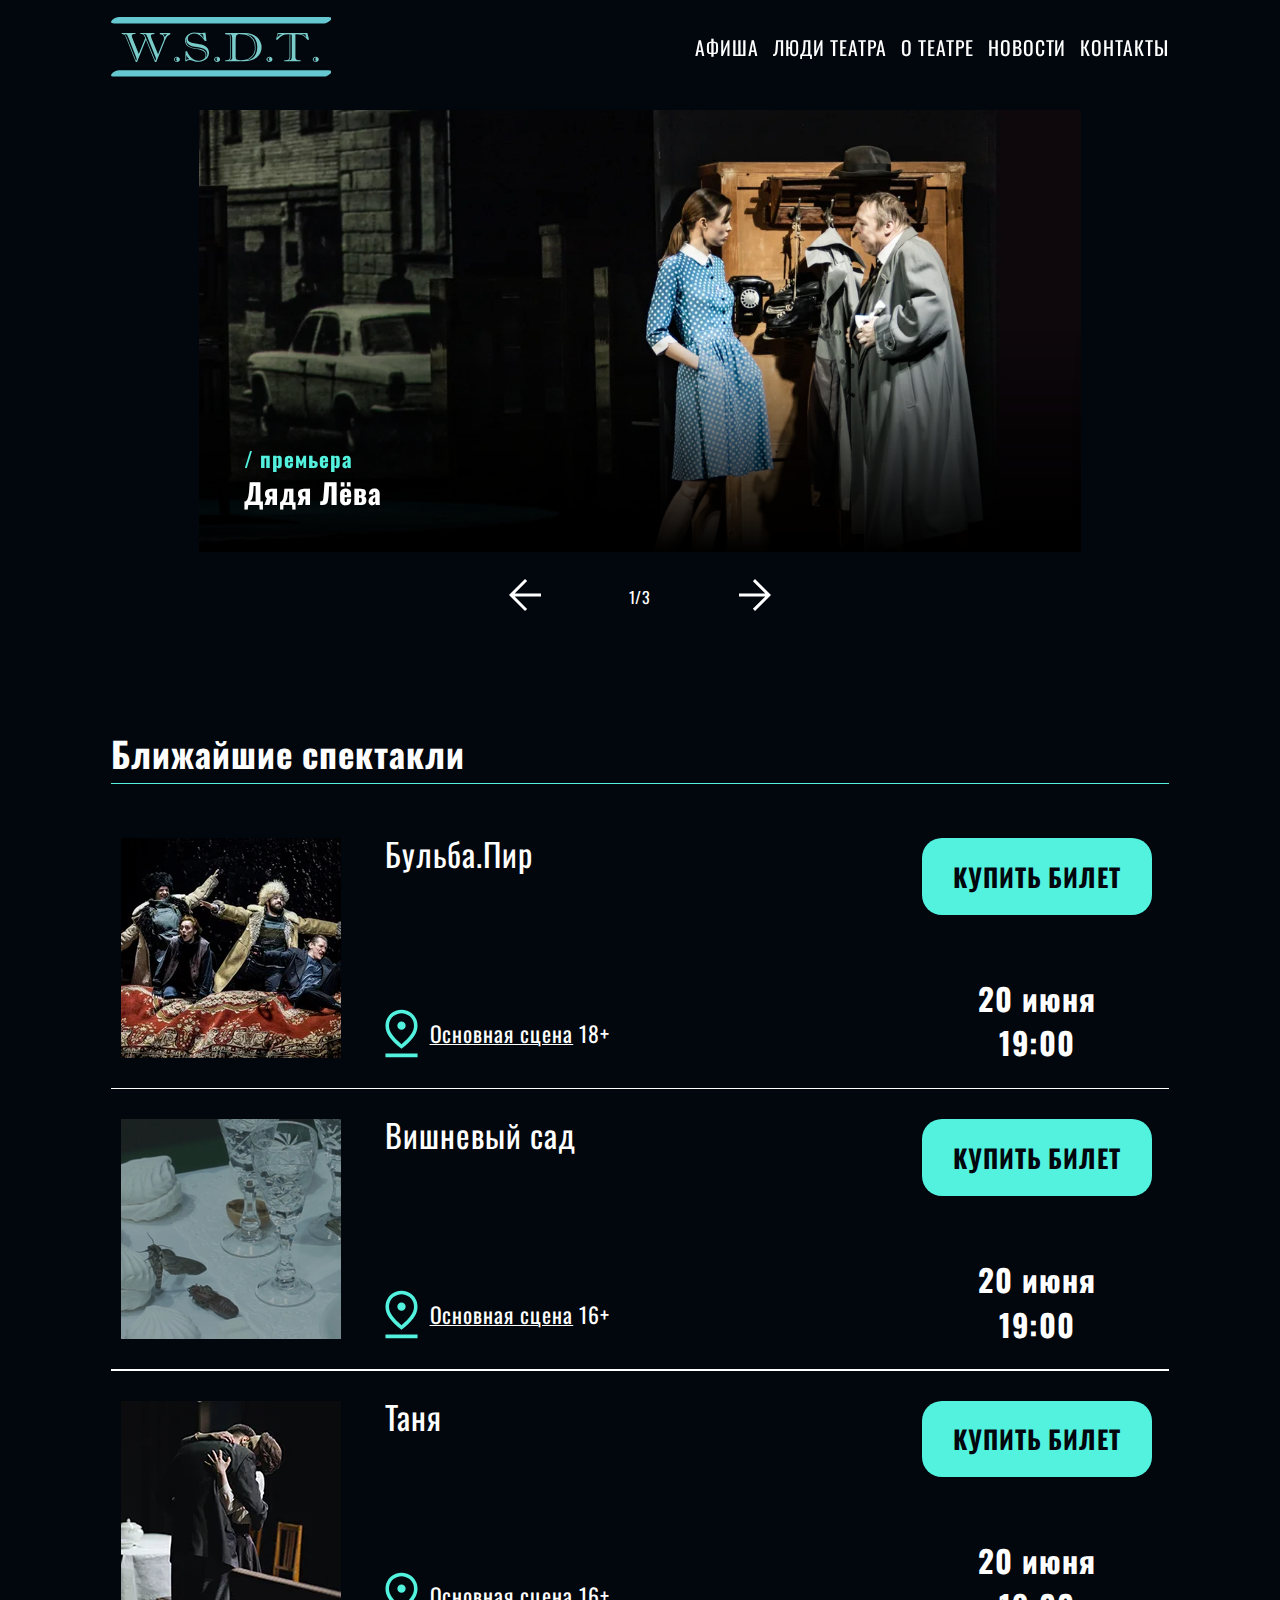
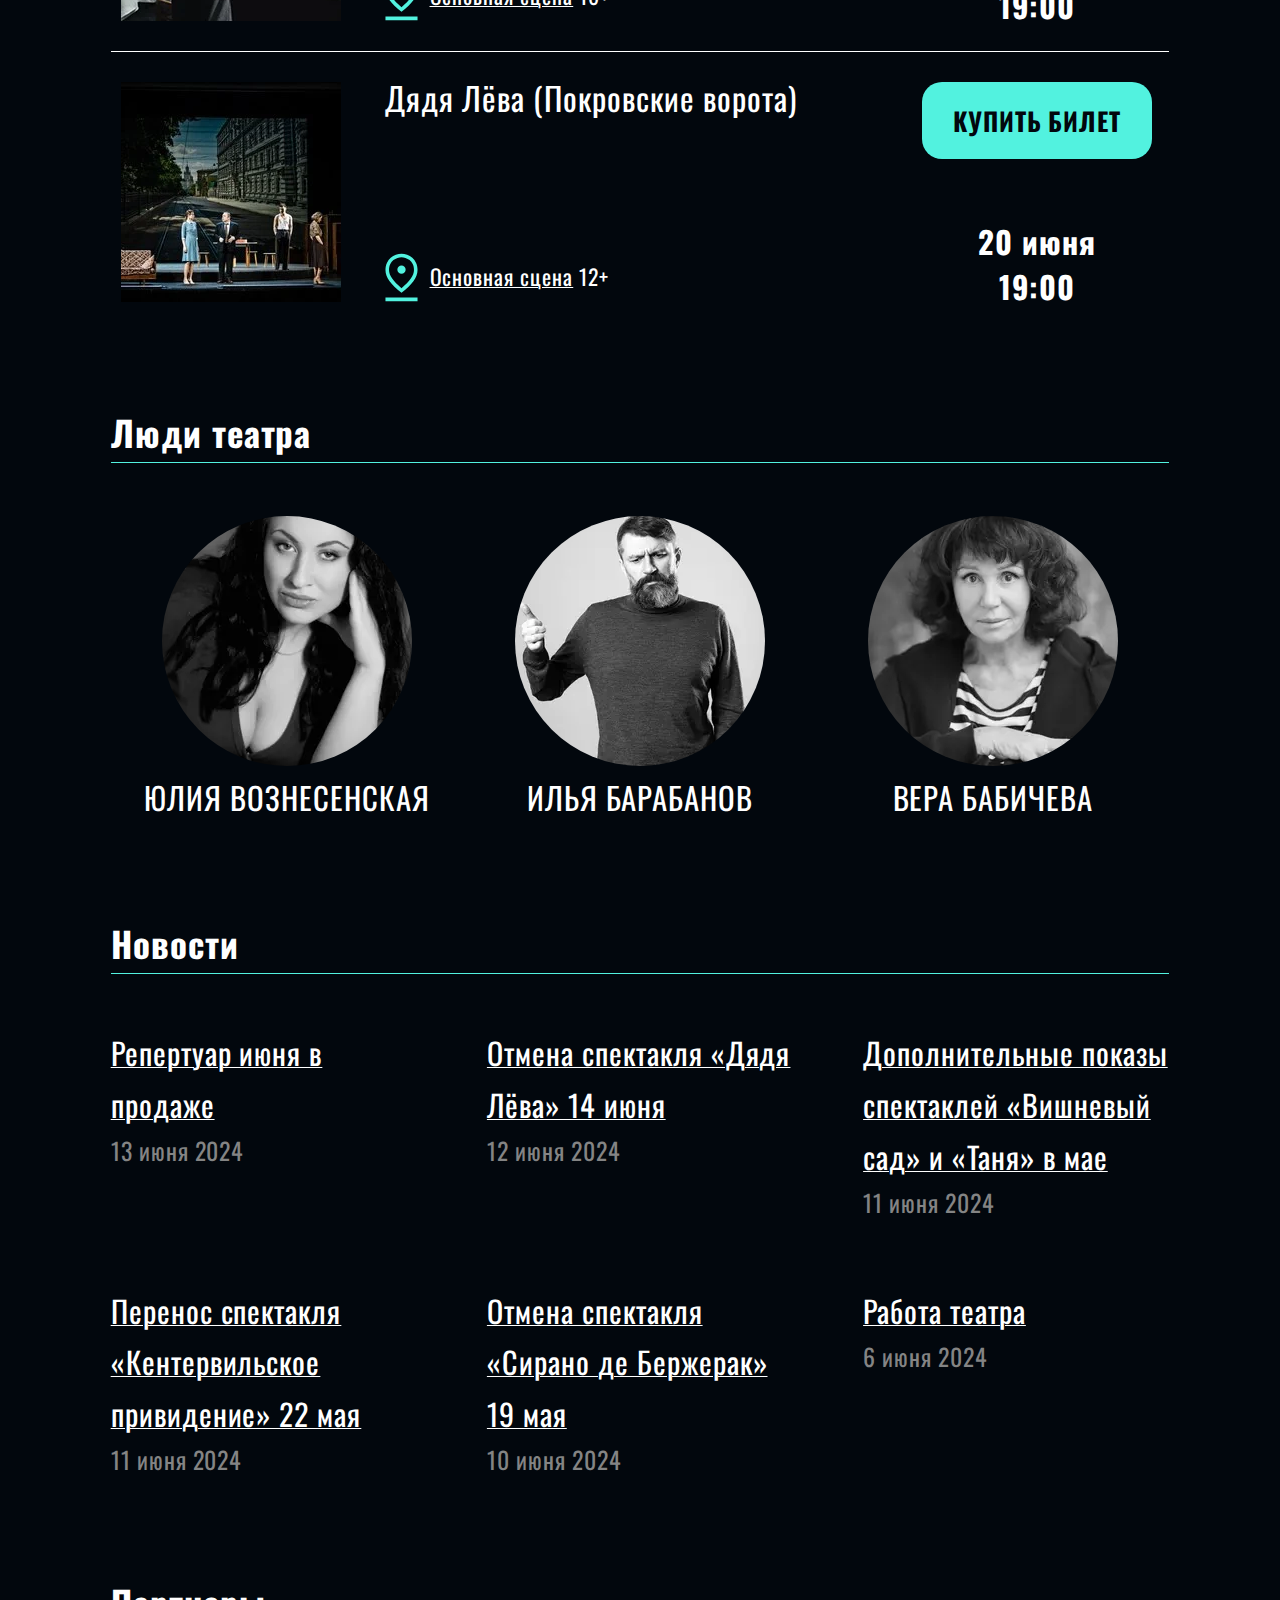
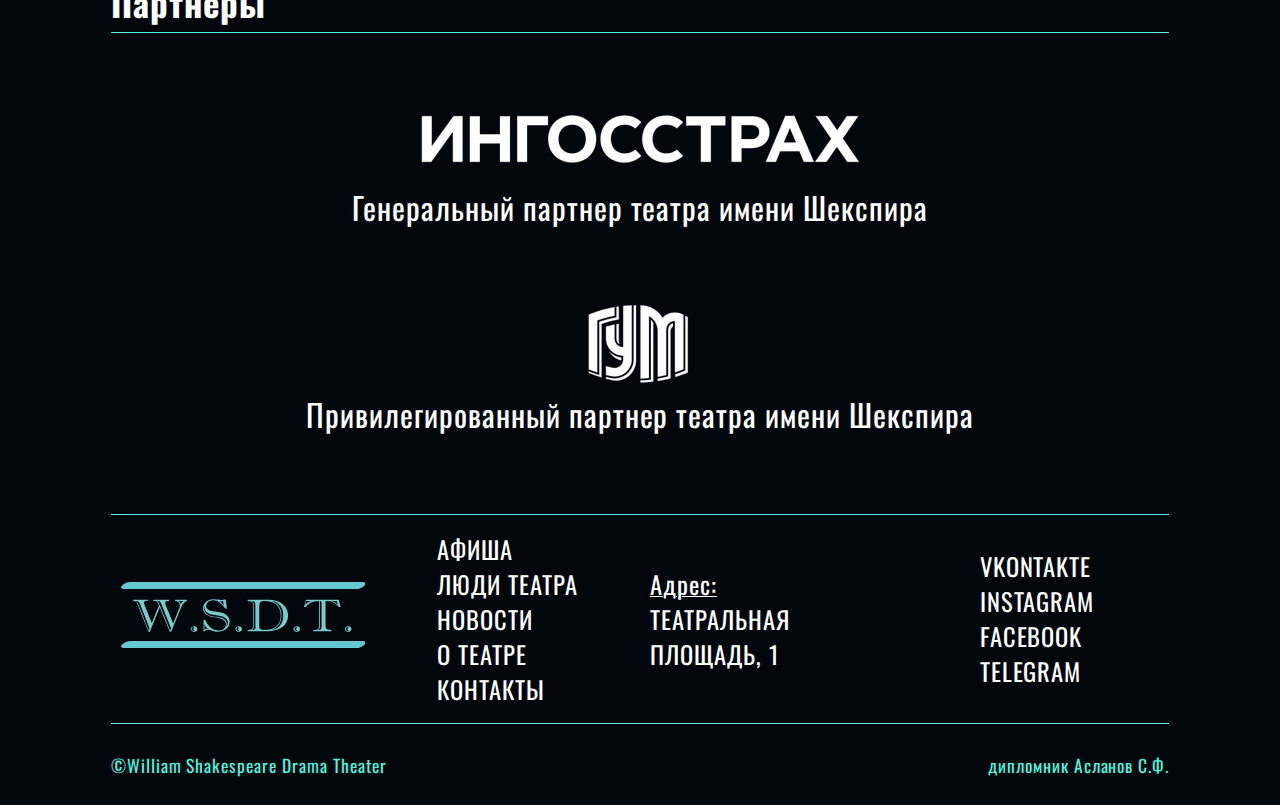
<file: WSDT - site/index.html>
<!DOCTYPE html>
<html lang="ru">
<head>
    <meta charset="UTF-8">
    <meta http-equiv="X-UA-Compatible" content="IE=edge">
    <meta name="viewport" content="width=device-width, initial-scale=1.0, user-scalable=0">
    <meta name="format-detection" content="telephone=no">
    <meta name="description" content="Билеты на официальном сайте William Shakespeare Drama Theatre. Онлайн покупка билетов на спектакль. Афиша">
    <meta name="keywords" content="Купить билеты, купить билеты на официальном сайте Willaim Shakespeare Drama Theatre, William Shakespeare Drama Theatre, ws drama theatre">
    <title>Drama Theatre - Main</title>
    <link rel="stylesheet" href="./css/index.css">
    <link rel="icon" href="img/icons/favicon.svg">
    <script src="./js/modules/burger.js" defer></script>
    <script src="./js/modules/slider.js" defer></script>
    <script src="./js/modules/cashbox.js" defer></script>
</head>
<body>
    <div class="wrapper">
        <header class="header">
            <div class="header__inside container">
                <div class="header__logo">
                    <a href="./index.html">
                        <svg xmlns="http://www.w3.org/2000/svg" viewBox="0 0 55.34 14.96"><defs><style>.cls-1{fill:#52F2DF;}.cls-2{fill:#52F2DF;}</style></defs><path class="cls-1" d="M24,30.39H26.6v.28a1.77,1.77,0,0,0-.76.56,4.51,4.51,0,0,0-.62,1.12l-2.14,5.29h-.33l-2.26-5.55-2.24,5.55h-.31l-2.23-5.55c-.2-.49-.34-.82-.42-1a.86.86,0,0,0-.31-.34,1.11,1.11,0,0,0-.57-.11v-.28h3.45v.28h-.14c-.53,0-.79.13-.79.41a2.26,2.26,0,0,0,.19.71l1.57,3.91,1.62-4a2.73,2.73,0,0,0-.28-.61.82.82,0,0,0-.54-.4l-.43,0v-.28h3.55v.28a2.27,2.27,0,0,0-.66.08.29.29,0,0,0-.24.3A3,3,0,0,0,22,32l1.52,3.74,1.25-3.09a4.36,4.36,0,0,0,.2-.53A1.71,1.71,0,0,0,25,31.6a.8.8,0,0,0-.27-.67,1.31,1.31,0,0,0-.8-.26ZM15.74,31.7,18,37.35l.07-.13a1.07,1.07,0,0,0,.07-.15.44.44,0,0,0,0-.15.91.91,0,0,0-.1-.4L16.15,31.7a7.07,7.07,0,0,0-.32-.71.66.66,0,0,0-.28-.27.94.94,0,0,0-.47,0,.88.88,0,0,1,.34.35A5,5,0,0,1,15.74,31.7Zm4.76-.08,2.33,5.7a1.11,1.11,0,0,0,.17-.48,1.23,1.23,0,0,0-.12-.4l-2-5c-.11-.25-.19-.41-.24-.51a.58.58,0,0,0-.25-.21,1.24,1.24,0,0,0-.49-.08A2.11,2.11,0,0,1,20.5,31.62Zm5.34-.95H24.68a.89.89,0,0,1,.39.34,1,1,0,0,1,.13.46,2.93,2.93,0,0,1,.27-.46A1.5,1.5,0,0,1,25.84,30.67Z" transform="translate(-11.72 -26.37)"/><path class="cls-1" d="M28.23,36.36a.77.77,0,0,1,.52.18A.6.6,0,0,1,29,37a.55.55,0,0,1-.1.32.75.75,0,0,1-.27.23.74.74,0,0,1-.36.09.76.76,0,0,1-.51-.19.6.6,0,0,1,0-.91A.74.74,0,0,1,28.23,36.36Zm.12,1.06a1.59,1.59,0,0,1-.19-.2A.43.43,0,0,1,28.1,37a.45.45,0,0,1,.06-.26.66.66,0,0,1,.19-.18h-.14a.51.51,0,0,0-.35.13.43.43,0,0,0-.15.33.4.4,0,0,0,.15.31.48.48,0,0,0,.34.13Z" transform="translate(-11.72 -26.37)"/><path class="cls-1" d="M30.41,34.94h.38a5.2,5.2,0,0,0,.78,1.34,2.94,2.94,0,0,0,1,.8,2.45,2.45,0,0,0,1.12.26A2.05,2.05,0,0,0,34.94,37a1.23,1.23,0,0,0,.52-1,1.15,1.15,0,0,0-.35-.89,1.88,1.88,0,0,0-.82-.45A10,10,0,0,0,33,34.36a7.35,7.35,0,0,1-1.11-.21,2.92,2.92,0,0,1-.87-.41,1.73,1.73,0,0,1-.54-.64,1.65,1.65,0,0,1-.19-.79,1.92,1.92,0,0,1,.17-.78,2,2,0,0,1,1.19-1.11,2.69,2.69,0,0,1,1-.17,6.17,6.17,0,0,1,.93.1,5.69,5.69,0,0,0,.81.09,1.45,1.45,0,0,0,.59-.12h.45l.25,2.07h-.41A5.09,5.09,0,0,0,34.05,31a2.33,2.33,0,0,0-1.48-.49,1.93,1.93,0,0,0-.79.17,1.49,1.49,0,0,0-.58.47,1,1,0,0,0-.22.65.86.86,0,0,0,.4.77,3,3,0,0,0,1.18.4c.52.1,1,.17,1.4.24a4.24,4.24,0,0,1,1,.24,2.47,2.47,0,0,1,1,.78,1.91,1.91,0,0,1,.37,1.13A2.08,2.08,0,0,1,36,36.47a2.46,2.46,0,0,1-1,.84,2.94,2.94,0,0,1-1.37.32,2.55,2.55,0,0,1-.64-.06l-.75-.22a3.31,3.31,0,0,0-.81-.16.92.92,0,0,0-.74.31h-.33Zm.19-3.22a2.44,2.44,0,0,0-.1.62,1.49,1.49,0,0,0,.11.54,1.87,1.87,0,0,0,.77.9,2.38,2.38,0,0,0,.76.28c.28.06.68.12,1.22.2a6.19,6.19,0,0,1,1.1.22,1.74,1.74,0,0,1,.88.54,1.24,1.24,0,0,1,.31.85,1.49,1.49,0,0,1-.24.76,1.3,1.3,0,0,0,.48-1,1.23,1.23,0,0,0-.35-.93,2.2,2.2,0,0,0-.88-.51,9.78,9.78,0,0,0-1.44-.3l-.93-.14A2.44,2.44,0,0,1,31,33.1,1.48,1.48,0,0,1,30.6,32v-.18A.65.65,0,0,1,30.6,31.72Zm0,4.16v1.34a.86.86,0,0,1,.31-.24,1.11,1.11,0,0,1,.45,0l-.28-.29a1.54,1.54,0,0,1-.21-.28A2.56,2.56,0,0,1,30.6,35.88ZM35,31.68l-.2-1a1.58,1.58,0,0,1-.38.05,2.58,2.58,0,0,1-.46-.05,1.77,1.77,0,0,1,.41.29,4.74,4.74,0,0,1,.37.39A2.79,2.79,0,0,0,35,31.68Z" transform="translate(-11.72 -26.37)"/><path class="cls-1" d="M38.36,36.36a.77.77,0,0,1,.52.18.61.61,0,0,1,.22.46.56.56,0,0,1-.11.32.75.75,0,0,1-.27.23.74.74,0,0,1-.36.09.76.76,0,0,1-.51-.19.6.6,0,0,1,0-.91A.74.74,0,0,1,38.36,36.36Zm.12,1.06a1.59,1.59,0,0,1-.19-.2.43.43,0,0,1-.06-.24.45.45,0,0,1,.06-.26.66.66,0,0,1,.19-.18h-.14a.51.51,0,0,0-.35.13.43.43,0,0,0-.15.33.4.4,0,0,0,.15.31.48.48,0,0,0,.34.13Z" transform="translate(-11.72 -26.37)"/><path class="cls-1" d="M45,37.5H40.38v-.28a3.17,3.17,0,0,0,.74-.08.56.56,0,0,0,.35-.23,1.07,1.07,0,0,0,.1-.5V31.34a.52.52,0,0,0-.28-.51,2.81,2.81,0,0,0-.91-.16v-.28h4.84a5.38,5.38,0,0,1,1.74.27,4,4,0,0,1,1.36.75,3.28,3.28,0,0,1,.88,1.15A3.32,3.32,0,0,1,49.51,34a3,3,0,0,1-.32,1.4,3.21,3.21,0,0,1-.91,1.11,4.45,4.45,0,0,1-1.44.74A6.14,6.14,0,0,1,45,37.5Zm-2.88-1.06V31.78a1.87,1.87,0,0,0-.13-.84c-.09-.17-.31-.25-.67-.25a.58.58,0,0,1,.33.27,1.11,1.11,0,0,1,.08.5v4.85a2.13,2.13,0,0,1,0,.49.68.68,0,0,1-.12.27.66.66,0,0,1-.25.15.67.67,0,0,0,.8-.78ZM43,32.12v4.07a2,2,0,0,0,.08.64.47.47,0,0,0,.33.29,2.53,2.53,0,0,0,.85.1,5,5,0,0,0,1.15-.11,3.32,3.32,0,0,0,1-.4,3.2,3.2,0,0,0,.84-.71,2.35,2.35,0,0,0,.44-.88,3.76,3.76,0,0,0,.14-1.1,3,3,0,0,0-2.3-3.2,5.77,5.77,0,0,0-1.4-.15,1.48,1.48,0,0,0-.77.14.55.55,0,0,0-.27.39A6.15,6.15,0,0,0,43,32.12Zm2.74,5.1a3,3,0,0,0,1.35-.44,2.68,2.68,0,0,0,.95-1.07A3.74,3.74,0,0,0,48.42,34a4.65,4.65,0,0,0-.16-1.27,3.22,3.22,0,0,0-.49-1,2.48,2.48,0,0,0-.79-.69,2.78,2.78,0,0,0-.56-.24,5.56,5.56,0,0,0-.64-.13A3.18,3.18,0,0,1,48,34.07a3.75,3.75,0,0,1-.24,1.39,2.72,2.72,0,0,1-.74,1A3.8,3.8,0,0,1,45.78,37.22Z" transform="translate(-11.72 -26.37)"/><path class="cls-1" d="M51.49,36.36a.77.77,0,0,1,.52.18.58.58,0,0,1,.22.46.56.56,0,0,1-.11.32.62.62,0,0,1-.27.23.74.74,0,0,1-.36.09.76.76,0,0,1-.51-.19.6.6,0,0,1,0-.91A.76.76,0,0,1,51.49,36.36Zm.12,1.06a1.59,1.59,0,0,1-.19-.2.43.43,0,0,1-.06-.24.45.45,0,0,1,.06-.26.66.66,0,0,1,.19-.18h-.14a.53.53,0,0,0-.35.13A.43.43,0,0,0,51,37a.4.4,0,0,0,.15.31.48.48,0,0,0,.34.13Z" transform="translate(-11.72 -26.37)"/><path class="cls-1" d="M53.55,30.39H61l.42,1.66H61a3.29,3.29,0,0,0-1-.95,2.37,2.37,0,0,0-.92-.36A8.43,8.43,0,0,0,58,30.67V36.4a.86.86,0,0,0,.12.5.62.62,0,0,0,.4.24,3.77,3.77,0,0,0,.79.08v.28H55.19v-.28a3.7,3.7,0,0,0,.78-.07.57.57,0,0,0,.41-.24.89.89,0,0,0,.14-.57V30.67a5,5,0,0,0-1.1.11,2.71,2.71,0,0,0-.79.28,2.39,2.39,0,0,0-.52.37c-.14.13-.34.34-.61.62h-.36Zm1.09.28h-1l-.23.85A4.54,4.54,0,0,1,54,31,3.23,3.23,0,0,1,54.64,30.67Zm2.45,5.55V31.27a1,1,0,0,0-.08-.44.33.33,0,0,0-.3-.16V36.4a1.22,1.22,0,0,1-.08.5.78.78,0,0,1-.33.32h.13c.28,0,.46-.07.54-.23A1.78,1.78,0,0,0,57.09,36.22Zm3.67-4.75-.27-.8h-1.1a2.6,2.6,0,0,1,.75.31A4.89,4.89,0,0,1,60.76,31.47Z" transform="translate(-11.72 -26.37)"/><path class="cls-1" d="M63.13,36.36a.76.76,0,0,1,.51.18.58.58,0,0,1,.22.46.56.56,0,0,1-.11.32.65.65,0,0,1-.26.23.8.8,0,0,1-.36.09.77.77,0,0,1-.52-.19.6.6,0,0,1,0-.91A.77.77,0,0,1,63.13,36.36Zm.11,1.06a1.59,1.59,0,0,1-.19-.2A.43.43,0,0,1,63,37a.45.45,0,0,1,.06-.26.66.66,0,0,1,.19-.18H63.1a.53.53,0,0,0-.35.13.43.43,0,0,0-.15.33.4.4,0,0,0,.15.31.48.48,0,0,0,.34.13Z" transform="translate(-11.72 -26.37)"/><path class="cls-2" d="M12.53,41.33H65.11c1.06,0,3.09-1.6,1.14-1.6H13.67c-1.06,0-3.08,1.6-1.14,1.6Z" transform="translate(-11.72 -26.37)"/><path class="cls-2" d="M66.25,26.37H13.67c-1.06,0-3.08,1.6-1.14,1.6H65.11c1.06,0,3.09-1.6,1.14-1.6Z" transform="translate(-11.72 -26.37)"/></svg>
                    </a>
                    <a href="./index.html">
                        <svg width="74" height="54" viewBox="0 0 74 54" fill="#52F2DF" xmlns="http://www.w3.org/2000/svg">
                            <path d="M35.3802 14.5107H44.7767V15.5214C43.6948 15.9344 42.7455 16.633 42.03 17.5428C41.0945 18.7771 40.34 20.1384 39.7893 21.5856L32.0553 40.6805H30.8627L22.695 20.6471L14.5996 40.6805H13.4792L5.41997 20.6471C4.69717 18.8783 4.1912 17.6872 3.90208 17.0374C3.64716 16.5343 3.25985 16.11 2.78173 15.8102C2.14249 15.4976 1.43151 15.3606 0.721741 15.4131V14.4024H13.1901V15.4131H12.6842C10.7687 15.4131 9.82908 15.8823 9.82908 16.893C9.91642 17.779 10.1484 18.6447 10.5157 19.4559L16.1898 33.5695L22.0445 19.131C21.7991 18.3583 21.4593 17.6187 21.0326 16.9291C20.8278 16.5645 20.548 16.2472 20.2117 15.9984C19.8753 15.7495 19.4899 15.5746 19.081 15.4853H17.5269V14.4746H30.3567V15.4853C29.5518 15.4641 28.7481 15.5614 27.9715 15.7741C27.7195 15.8178 27.4923 15.952 27.3325 16.1515C27.1727 16.3509 27.0915 16.6018 27.1041 16.857C27.2563 18.0626 27.6106 19.234 28.1522 20.3222L33.6455 33.8222L38.163 22.6685C38.4452 22.0471 38.6867 21.408 38.8858 20.7553C39.0177 20.1389 39.0543 19.5059 38.9942 18.8783C39.0329 18.427 38.9647 17.973 38.7952 17.5528C38.6257 17.1327 38.3596 16.7583 38.0185 16.4599C37.1842 15.8381 36.1681 15.5083 35.1272 15.5214L35.3802 14.5107ZM5.52839 19.2393L13.6961 39.6337L13.9491 39.1644C14.0473 38.9908 14.1318 38.8097 14.202 38.623C14.2331 38.4438 14.2331 38.2607 14.202 38.0815C14.1938 37.579 14.0701 37.085 13.8406 36.6377L7.01014 19.2393C6.67208 18.3645 6.286 17.5089 5.85365 16.6765C5.62203 16.2574 5.2694 15.9178 4.84173 15.7019C4.28467 15.5582 3.7002 15.5582 3.14314 15.7019C3.66377 15.9989 4.08974 16.4368 4.3719 16.9652C4.81061 17.6951 5.19707 18.455 5.52839 19.2393V19.2393ZM22.7311 18.9505L31.1518 39.5254C31.4883 39.0032 31.6986 38.4101 31.7662 37.7928C31.7051 37.2903 31.5584 36.802 31.3325 36.3489L24.1045 18.3008C23.7069 17.3984 23.4178 16.8209 23.2371 16.4599C23.0148 16.126 22.7012 15.8629 22.3336 15.7019C21.7688 15.4874 21.1665 15.3891 20.5627 15.4131C21.5993 16.3692 22.3499 17.5937 22.7311 18.9505ZM42.03 15.5214H37.8378C38.4189 15.782 38.9094 16.2092 39.2472 16.7487C39.5359 17.2561 39.6971 17.8258 39.717 18.4091C39.9911 17.8271 40.3177 17.2714 40.6928 16.7487C41.0663 16.2674 41.5184 15.8525 42.03 15.5214Z" fill="#52F2DF"/>
                            <path d="M39.6675 36.0602C40.3526 36.0381 41.0218 36.2695 41.5468 36.7099C41.8132 36.9005 42.0329 37.1489 42.1894 37.4365C42.3459 37.7241 42.4351 38.0433 42.4503 38.3703C42.4531 38.7835 42.3268 39.1873 42.0889 39.5254C41.8347 39.8761 41.5001 40.1608 41.1131 40.3556C40.7141 40.5725 40.2663 40.6843 39.812 40.6805C39.134 40.6869 38.4774 40.4427 37.9689 39.9946C37.7321 39.7913 37.542 39.5393 37.4117 39.2559C37.2814 38.9724 37.214 38.6642 37.214 38.3523C37.214 38.0404 37.2814 37.7321 37.4117 37.4487C37.542 37.1652 37.7321 36.9132 37.9689 36.7099C38.4417 36.3017 39.0427 36.0719 39.6675 36.0602ZM40.1012 39.8863C39.8518 39.666 39.622 39.4245 39.4145 39.1644C39.272 38.924 39.1971 38.6497 39.1977 38.3703C39.1733 38.0428 39.2489 37.7156 39.4145 37.4318C39.5977 37.1716 39.8311 36.9507 40.1012 36.7821H39.5952C39.1293 36.7732 38.6774 36.9408 38.3303 37.2513C38.1585 37.3985 38.0211 37.5813 37.9274 37.7871C37.8338 37.9928 37.7863 38.2165 37.7882 38.4425C37.7894 38.6576 37.8387 38.8697 37.9325 39.0633C38.0263 39.2569 38.1622 39.4271 38.3303 39.5615C38.6623 39.873 39.1037 40.0415 39.5591 40.0307L40.1012 39.8863Z" fill="#52F2DF"/>
                            <path d="M47.5461 30.9345H48.9194C49.6118 32.6785 50.562 34.3089 51.7384 35.7714C52.716 36.9875 53.9499 37.9735 55.3524 38.6591C56.608 39.2882 57.9954 39.6099 59.4001 39.5976C60.9992 39.687 62.5842 39.2564 63.9176 38.3703C64.4962 37.9618 64.9687 37.4211 65.2956 36.7932C65.6225 36.1653 65.7944 35.4684 65.7969 34.7607C65.8292 34.1659 65.7329 33.5712 65.5147 33.0169C65.2964 32.4626 64.9613 31.9616 64.532 31.5482C63.697 30.766 62.6776 30.2073 61.5685 29.9238C60.0402 29.4604 58.4827 29.0986 56.9064 28.8409C55.5517 28.6914 54.2106 28.438 52.8949 28.0829C51.7721 27.7666 50.7096 27.2665 49.7507 26.603C48.9205 26.0042 48.2504 25.2109 47.7991 24.2928C47.3358 23.4143 47.0997 22.434 47.1124 21.4412C47.1175 20.4701 47.3268 19.5108 47.7268 18.6257C48.1225 17.6941 48.7098 16.856 49.4507 16.1657C50.1916 15.4755 51.0695 14.9485 52.0275 14.619C53.1823 14.1874 54.4088 13.9792 55.6415 14.0054C56.7694 14.0406 57.893 14.1612 59.0026 14.3663C59.9693 14.5444 60.9476 14.6529 61.9299 14.6912C62.6632 14.6974 63.3896 14.5498 64.0622 14.258H65.6885L66.592 21.73H65.1103C63.9597 19.8026 62.4653 18.1021 60.7011 16.7126C59.1745 15.5271 57.2858 14.9025 55.3524 14.9439C54.368 14.9449 53.395 15.154 52.4973 15.5575C51.6658 15.9362 50.9444 16.52 50.4012 17.254C49.8674 17.918 49.5857 18.749 49.6061 19.6003C49.5787 20.15 49.6982 20.697 49.9522 21.1854C50.2062 21.6738 50.5857 22.086 51.0517 22.3797C52.3564 23.1538 53.8092 23.6457 55.3163 23.8236C57.1955 24.1845 58.9303 24.4372 60.3759 24.6899C61.6113 24.8311 62.8249 25.122 63.9899 25.5562C65.4194 26.1645 66.6651 27.135 67.6039 28.3717C68.4728 29.5546 68.9413 30.9835 68.9411 32.4506C68.9313 33.872 68.5178 35.2614 67.7485 36.4572C66.8393 37.7747 65.5907 38.8223 64.1345 39.4893C62.602 40.2689 60.9029 40.6653 59.1833 40.6444C58.4062 40.67 57.629 40.5972 56.8703 40.4278L54.1598 39.6337C53.2119 39.3199 52.2285 39.1259 51.2324 39.0562C50.731 39.0289 50.2298 39.1154 49.7667 39.3092C49.3035 39.503 48.8903 39.799 48.558 40.1752H47.3654L47.5461 30.9345ZM48.2328 19.3115C48.0163 20.0388 47.8948 20.7911 47.8714 21.5495C47.8814 22.2183 48.0162 22.8793 48.2689 23.4987C48.8196 24.8541 49.7962 25.9942 51.0517 26.7473C51.9027 27.2385 52.8317 27.5804 53.7984 27.7581C54.8103 27.9746 56.2559 28.1912 58.2075 28.48C59.5539 28.624 60.8845 28.8898 62.1829 29.2741C63.416 29.5875 64.525 30.2671 65.3632 31.2233C66.1103 32.0686 66.5104 33.1643 66.4836 34.2915C66.4492 35.2676 66.1494 36.216 65.6162 37.0348C66.154 36.5982 66.5885 36.0481 66.8884 35.424C67.1883 34.8 67.3463 34.1174 67.3509 33.4252C67.3855 32.8085 67.2908 32.1915 67.073 31.6134C66.8552 31.0354 66.5191 30.5091 66.086 30.0682C65.1845 29.2149 64.0952 28.5844 62.9057 28.2273C61.2006 27.7364 59.461 27.3744 57.7015 27.1444L54.3405 26.6391C52.585 26.3449 50.9597 25.5269 49.6784 24.2928C49.1798 23.7639 48.7944 23.139 48.5459 22.4563C48.2973 21.7736 48.1908 21.0474 48.2328 20.3222V19.6725C48.2235 19.5523 48.2235 19.4317 48.2328 19.3115ZM48.2328 34.3276V39.1645C48.5345 38.7934 48.9179 38.4969 49.3531 38.2982C49.8895 38.1872 50.443 38.1872 50.9794 38.2982L49.9675 37.2514C49.6769 36.9444 49.4223 36.6053 49.2086 36.2407C48.81 35.643 48.4825 35.001 48.2328 34.3276V34.3276ZM64.1345 19.1671L63.4117 15.5575C62.9629 15.6731 62.5017 15.7337 62.0383 15.738C61.4799 15.7277 60.9235 15.6673 60.3759 15.5575C60.9171 15.8343 61.416 16.1868 61.8576 16.6043C62.3297 17.0479 62.7761 17.5179 63.1948 18.0121C63.4791 18.4197 63.7932 18.8058 64.1345 19.1671Z" fill="#52F2DF"/>
                            <path d="M2.06796 54H71.4225C72.8207 54 75.4983 48 72.9262 48H3.57165C2.17348 48 -0.49096 54 2.06796 54Z" fill="#52F2DF"/>
                            <path d="M72.9409 0H4.53642C3.15741 0 0.529464 6 3.05333 6H71.4578C72.8369 6 75.4778 0 72.9409 0Z" fill="#52F2DF"/>
                            </svg>
                    </a>
                </div>
                <div class="header__burger">
                    <span></span>
                </div>
                <nav class="header__nav">
                    <ul class="header__list">
                        <li class="header__link"><a href="./affiche.html" class="header__reference">АФИША</a></li>
                        <li class="header__link"><a href="./people.html" class="header__reference">ЛЮДИ ТЕАТРА</a></li>
                        <li class="header__link"><a href="./about.html" class="header__reference">О ТЕАТРЕ</a></li>
                        <li class="header__link"><a href="./news.html" class="header__reference">НОВОСТИ</a></li>
                        <li class="header__link"><a href="./contacts.html" class="header__reference">КОНТАКТЫ</a></li>
                    </ul>
                </nav>
            </div>
        </header>
        <main class="content">
            <div class="content__inside container">
                <div class="ticket"></div>
                <div class="slider">
                    
                </div>
                <div class="upcoming">
                    <div class="upcoming__inside">
                        <h2 class="upcoming__heading content__heading">Ближайшие спектакли</h2>
                        <div class="performances">
                            <div class="perfomances__inside">
                                <div class="perfomance perfomance_one">
                                 <div class="perfomance__column perfomance__column_one">
                                     <img src="./img/affiche/bulba.webp" alt="" class="perfomance__image">
                                 </div>
                                 <div class="perfomance__column perfomance__column_two">
                                    <h3 class="perfomance__heading">Бульба.Пир</h3>
                                    <div class="perfomance__subrow">
                                        <img src="./img/icons/pin_drop_2.svg" alt="" class="perfomance__icon">
                                        <p class="perfomance__text"><span>Основная сцена</span> 18+</p>
                                    </div>
                                 </div>
                                 <div class="perfomance__column perfomance__column_fourth">
                                    <div class="perfomance__button"><span>КУПИТЬ БИЛЕТ</span></div>
                                    <div class="perfomance__desc">
                                        <div class="perfomance__date">20 июня</div>
                                        <div class="perfomance__time">19:00</div>
                                    </div>
                                </div>
                                </div>
                                <hr class="perfomances__line">
                                <div class="perfomance perfomance_two">
                                    <div class="perfomance__column perfomance__column_one">
                                        <img src="./img/affiche/vihnev_sad.webp" alt="" class="perfomance__image">
                                    </div>
                                    <div class="perfomance__column perfomance__column_two">
                                       <h3 class="perfomance__heading">Вишневый сад</h3>
                                       <div class="perfomance__subrow">
                                           <img src="./img/icons/pin_drop_2.svg" alt="" class="perfomance__icon">
                                           <p class="perfomance__text"><span>Основная сцена</span> 16+</p>
                                       </div>
                                    </div>
                                    <div class="perfomance__column perfomance__column_fourth">
                                       <div class="perfomance__button"><span>КУПИТЬ БИЛЕТ</span></div>
                                       <div class="perfomance__desc">
                                        <div class="perfomance__date">20 июня</div>
                                        <div class="perfomance__time">19:00</div>
                                    </div>
                                   </div>
                                </div>
                                <hr class="perfomances__line">
                                <div class="perfomance perfomance_three">
                                    <div class="perfomance__column perfomance__column_one">
                                        <img src="./img/affiche/tanya.webp" alt="" class="perfomance__image">
                                    </div>
                                    <div class="perfomance__column perfomance__column_two">
                                       <h3 class="perfomance__heading">Таня</h3>
                                       <div class="perfomance__subrow">
                                           <img src="./img/icons/pin_drop_2.svg" alt="" class="perfomance__icon">
                                           <p class="perfomance__text"><span>Основная сцена</span> 16+</p>
                                       </div>
                                    </div>
                                    <div class="perfomance__column perfomance__column_fourth">
                                       <div class="perfomance__button"><span>КУПИТЬ БИЛЕТ</span></div>
                                       <div class="perfomance__desc">
                                        <div class="perfomance__date">20 июня</div>
                                        <div class="perfomance__time">19:00</div>
                                    </div>
                                   </div>
                                </div>
                                <hr class="perfomances__line">
                                <div class="perfomance perfomance_fourth">
                                    <div class="perfomance__column perfomance__column_one">
                                        <img src="./img/affiche/uncle_Leva.webp" alt="" class="perfomance__image">
                                    </div>
                                    <div class="perfomance__column perfomance__column_two">
                                       <h3 class="perfomance__heading">Дядя Лёва (Покровские ворота)</h3>
                                       <div class="perfomance__subrow">
                                           <img src="./img/icons/pin_drop_2.svg
                                           " alt="" class="perfomance__icon">
                                           <p class="perfomance__text"><span>Основная сцена</span> 12+</p>
                                       </div>
                                    </div>
                                    <div class="perfomance__column perfomance__column_fourth">
                                       <div class="perfomance__button"><span>КУПИТЬ БИЛЕТ</span></div>
                                       <div class="perfomance__desc">
                                           <div class="perfomance__date">20 июня</div>
                                           <div class="perfomance__time">19:00</div>
                                       </div>
                                   </div>
                                </div>
                            </div>
                        </div>
                    </div>
                </div>
                <div class="people">
                    <div class="people__inside">
                        <h1 class="people__heading content__heading">Люди театра</h1>
                        <div class="people__list">
                            <div class="people__person people__person_one">
                                <a href="#">
                                    <img src="./img/peopleOfTheatre/julia_voznesenskya.webp" alt="" class="people__photo">
                                    <h3 class="people__name">ЮЛИЯ ВОЗНЕСЕНСКАЯ</h3>
                                </a>
                            </div>
                            <div class="people__person people__person_two">
                                <a href="#">
                                    <img src="./img/peopleOfTheatre/ilya_barabanov.webp" alt="" class="people__photo">
                                    <h3 class="people__name">ИЛЬЯ БАРАБАНОВ</h3>
                                </a>
                            </div>
                            <div class="people__person people__person_three">
                                <a href="#">
                                    <img src="./img/peopleOfTheatre/babicheva.webp" alt="" class="people__photo">
                                    <h3 class="people__name">ВЕРА БАБИЧЕВА</h3>
                                </a>
                            </div>
                        </div>
                    </div>
                </div>
                <div class="news">
                    <div class="news__inside">
                        <h2 class="news__heading content__heading">Новости</h2>
                        <div class="news__posts">
                            <div class="news__post news__post_first">
                                <h3 class="news__post-heading">Репертуар июня в продаже</h3>
                                <p class="news__post-date">13 июня 2024</p>
                            </div>
                            <div class="news__post news__post_second">
                                <h3 class="news__post-heading">Отмена спектакля «Дядя Лёва» 14 июня</h3>
                                <p class="news__post-date">12 июня 2024</p>
                            </div>
                            <div class="news__post news__post_thirth">
                                <h3 class="news__post-heading">Дополнительные показы спектаклей «Вишневый сад» и «Таня» в мае</h3>
                                <p class="news__post-date">11 июня 2024</p>
                            </div>
                            <div class="news__post news__post_fourth">
                                <h3 class="news__post-heading">Перенос спектакля «Кентервильское привидение» 22 мая</h3>
                                <p class="news__post-date">11 июня 2024</p>
                            </div>
                            <div class="news__post news__post_fifth">
                                <h3 class="news__post-heading">Отмена спектакля «Сирано де Бержерак» 19 мая</h3>
                                <p class="news__post-date">10 июня 2024</p>
                            </div>
                            <div class="news__post news__post_sixth">
                                <h3 class="news__post-heading">Работа театра</h3>
                                <p class="news__post-date">6 июня 2024</p>
                            </div>
                        </div>
                    </div>
                </div>
                <div class="partners">
                    <div class="partners__inside">
                        <h2 class="partners__heading content__heading">Партнеры</h2>
                        <div class="partners__list">
                            <div class="partners__partner partners__partner_one">
                                <a target="_blank" href="https://www.ingos.ru/">
                                <img src="./img/icons/ингосстрах.png" alt="" class="parnters__image">
                                <h3 class="partners__title">Генеральный партнер театра имени Шекспира</h3>
                                </a>
                            </div>
                            <div class="partners__partner partners__partner_two">
                                <a target="_blank" href="https://gum.ru/">
                                <img src="./img/icons/ГУМ.png" alt="" class="parnters__image">
                                <h3 class="partners__title">Привилегированный партнер театра имени Шекспира</h3>
                                </a>
                            </div>
                        </div>
                    </div>
                </div>
            </div>
        </main>
        <footer class="footer">
            <div class="footer__inside container">
                <div class="footer__logo">
                    <a href="./index.html">
                    <svg id="Слой_1" data-name="Слой 1" xmlns="http://www.w3.org/2000/svg" viewBox="0 0 55.34 14.96"><defs><style>.cls-1{fill:#79ccca;}.cls-2{fill:#65c8d0;}</style></defs><path class="cls-1" d="M24,30.39H26.6v.28a1.77,1.77,0,0,0-.76.56,4.51,4.51,0,0,0-.62,1.12l-2.14,5.29h-.33l-2.26-5.55-2.24,5.55h-.31l-2.23-5.55c-.2-.49-.34-.82-.42-1a.86.86,0,0,0-.31-.34,1.11,1.11,0,0,0-.57-.11v-.28h3.45v.28h-.14c-.53,0-.79.13-.79.41a2.26,2.26,0,0,0,.19.71l1.57,3.91,1.62-4a2.73,2.73,0,0,0-.28-.61.82.82,0,0,0-.54-.4l-.43,0v-.28h3.55v.28a2.27,2.27,0,0,0-.66.08.29.29,0,0,0-.24.3A3,3,0,0,0,22,32l1.52,3.74,1.25-3.09a4.36,4.36,0,0,0,.2-.53A1.71,1.71,0,0,0,25,31.6a.8.8,0,0,0-.27-.67,1.31,1.31,0,0,0-.8-.26ZM15.74,31.7,18,37.35l.07-.13a1.07,1.07,0,0,0,.07-.15.44.44,0,0,0,0-.15.91.91,0,0,0-.1-.4L16.15,31.7a7.07,7.07,0,0,0-.32-.71.66.66,0,0,0-.28-.27.94.94,0,0,0-.47,0,.88.88,0,0,1,.34.35A5,5,0,0,1,15.74,31.7Zm4.76-.08,2.33,5.7a1.11,1.11,0,0,0,.17-.48,1.23,1.23,0,0,0-.12-.4l-2-5c-.11-.25-.19-.41-.24-.51a.58.58,0,0,0-.25-.21,1.24,1.24,0,0,0-.49-.08A2.11,2.11,0,0,1,20.5,31.62Zm5.34-.95H24.68a.89.89,0,0,1,.39.34,1,1,0,0,1,.13.46,2.93,2.93,0,0,1,.27-.46A1.5,1.5,0,0,1,25.84,30.67Z" transform="translate(-11.72 -26.37)"/><path class="cls-1" d="M28.23,36.36a.77.77,0,0,1,.52.18A.6.6,0,0,1,29,37a.55.55,0,0,1-.1.32.75.75,0,0,1-.27.23.74.74,0,0,1-.36.09.76.76,0,0,1-.51-.19.6.6,0,0,1,0-.91A.74.74,0,0,1,28.23,36.36Zm.12,1.06a1.59,1.59,0,0,1-.19-.2A.43.43,0,0,1,28.1,37a.45.45,0,0,1,.06-.26.66.66,0,0,1,.19-.18h-.14a.51.51,0,0,0-.35.13.43.43,0,0,0-.15.33.4.4,0,0,0,.15.31.48.48,0,0,0,.34.13Z" transform="translate(-11.72 -26.37)"/><path class="cls-1" d="M30.41,34.94h.38a5.2,5.2,0,0,0,.78,1.34,2.94,2.94,0,0,0,1,.8,2.45,2.45,0,0,0,1.12.26A2.05,2.05,0,0,0,34.94,37a1.23,1.23,0,0,0,.52-1,1.15,1.15,0,0,0-.35-.89,1.88,1.88,0,0,0-.82-.45A10,10,0,0,0,33,34.36a7.35,7.35,0,0,1-1.11-.21,2.92,2.92,0,0,1-.87-.41,1.73,1.73,0,0,1-.54-.64,1.65,1.65,0,0,1-.19-.79,1.92,1.92,0,0,1,.17-.78,2,2,0,0,1,1.19-1.11,2.69,2.69,0,0,1,1-.17,6.17,6.17,0,0,1,.93.1,5.69,5.69,0,0,0,.81.09,1.45,1.45,0,0,0,.59-.12h.45l.25,2.07h-.41A5.09,5.09,0,0,0,34.05,31a2.33,2.33,0,0,0-1.48-.49,1.93,1.93,0,0,0-.79.17,1.49,1.49,0,0,0-.58.47,1,1,0,0,0-.22.65.86.86,0,0,0,.4.77,3,3,0,0,0,1.18.4c.52.1,1,.17,1.4.24a4.24,4.24,0,0,1,1,.24,2.47,2.47,0,0,1,1,.78,1.91,1.91,0,0,1,.37,1.13A2.08,2.08,0,0,1,36,36.47a2.46,2.46,0,0,1-1,.84,2.94,2.94,0,0,1-1.37.32,2.55,2.55,0,0,1-.64-.06l-.75-.22a3.31,3.31,0,0,0-.81-.16.92.92,0,0,0-.74.31h-.33Zm.19-3.22a2.44,2.44,0,0,0-.1.62,1.49,1.49,0,0,0,.11.54,1.87,1.87,0,0,0,.77.9,2.38,2.38,0,0,0,.76.28c.28.06.68.12,1.22.2a6.19,6.19,0,0,1,1.1.22,1.74,1.74,0,0,1,.88.54,1.24,1.24,0,0,1,.31.85,1.49,1.49,0,0,1-.24.76,1.3,1.3,0,0,0,.48-1,1.23,1.23,0,0,0-.35-.93,2.2,2.2,0,0,0-.88-.51,9.78,9.78,0,0,0-1.44-.3l-.93-.14A2.44,2.44,0,0,1,31,33.1,1.48,1.48,0,0,1,30.6,32v-.18A.65.65,0,0,1,30.6,31.72Zm0,4.16v1.34a.86.86,0,0,1,.31-.24,1.11,1.11,0,0,1,.45,0l-.28-.29a1.54,1.54,0,0,1-.21-.28A2.56,2.56,0,0,1,30.6,35.88ZM35,31.68l-.2-1a1.58,1.58,0,0,1-.38.05,2.58,2.58,0,0,1-.46-.05,1.77,1.77,0,0,1,.41.29,4.74,4.74,0,0,1,.37.39A2.79,2.79,0,0,0,35,31.68Z" transform="translate(-11.72 -26.37)"/><path class="cls-1" d="M38.36,36.36a.77.77,0,0,1,.52.18.61.61,0,0,1,.22.46.56.56,0,0,1-.11.32.75.75,0,0,1-.27.23.74.74,0,0,1-.36.09.76.76,0,0,1-.51-.19.6.6,0,0,1,0-.91A.74.74,0,0,1,38.36,36.36Zm.12,1.06a1.59,1.59,0,0,1-.19-.2.43.43,0,0,1-.06-.24.45.45,0,0,1,.06-.26.66.66,0,0,1,.19-.18h-.14a.51.51,0,0,0-.35.13.43.43,0,0,0-.15.33.4.4,0,0,0,.15.31.48.48,0,0,0,.34.13Z" transform="translate(-11.72 -26.37)"/><path class="cls-1" d="M45,37.5H40.38v-.28a3.17,3.17,0,0,0,.74-.08.56.56,0,0,0,.35-.23,1.07,1.07,0,0,0,.1-.5V31.34a.52.52,0,0,0-.28-.51,2.81,2.81,0,0,0-.91-.16v-.28h4.84a5.38,5.38,0,0,1,1.74.27,4,4,0,0,1,1.36.75,3.28,3.28,0,0,1,.88,1.15A3.32,3.32,0,0,1,49.51,34a3,3,0,0,1-.32,1.4,3.21,3.21,0,0,1-.91,1.11,4.45,4.45,0,0,1-1.44.74A6.14,6.14,0,0,1,45,37.5Zm-2.88-1.06V31.78a1.87,1.87,0,0,0-.13-.84c-.09-.17-.31-.25-.67-.25a.58.58,0,0,1,.33.27,1.11,1.11,0,0,1,.08.5v4.85a2.13,2.13,0,0,1,0,.49.68.68,0,0,1-.12.27.66.66,0,0,1-.25.15.67.67,0,0,0,.8-.78ZM43,32.12v4.07a2,2,0,0,0,.08.64.47.47,0,0,0,.33.29,2.53,2.53,0,0,0,.85.1,5,5,0,0,0,1.15-.11,3.32,3.32,0,0,0,1-.4,3.2,3.2,0,0,0,.84-.71,2.35,2.35,0,0,0,.44-.88,3.76,3.76,0,0,0,.14-1.1,3,3,0,0,0-2.3-3.2,5.77,5.77,0,0,0-1.4-.15,1.48,1.48,0,0,0-.77.14.55.55,0,0,0-.27.39A6.15,6.15,0,0,0,43,32.12Zm2.74,5.1a3,3,0,0,0,1.35-.44,2.68,2.68,0,0,0,.95-1.07A3.74,3.74,0,0,0,48.42,34a4.65,4.65,0,0,0-.16-1.27,3.22,3.22,0,0,0-.49-1,2.48,2.48,0,0,0-.79-.69,2.78,2.78,0,0,0-.56-.24,5.56,5.56,0,0,0-.64-.13A3.18,3.18,0,0,1,48,34.07a3.75,3.75,0,0,1-.24,1.39,2.72,2.72,0,0,1-.74,1A3.8,3.8,0,0,1,45.78,37.22Z" transform="translate(-11.72 -26.37)"/><path class="cls-1" d="M51.49,36.36a.77.77,0,0,1,.52.18.58.58,0,0,1,.22.46.56.56,0,0,1-.11.32.62.62,0,0,1-.27.23.74.74,0,0,1-.36.09.76.76,0,0,1-.51-.19.6.6,0,0,1,0-.91A.76.76,0,0,1,51.49,36.36Zm.12,1.06a1.59,1.59,0,0,1-.19-.2.43.43,0,0,1-.06-.24.45.45,0,0,1,.06-.26.66.66,0,0,1,.19-.18h-.14a.53.53,0,0,0-.35.13A.43.43,0,0,0,51,37a.4.4,0,0,0,.15.31.48.48,0,0,0,.34.13Z" transform="translate(-11.72 -26.37)"/><path class="cls-1" d="M53.55,30.39H61l.42,1.66H61a3.29,3.29,0,0,0-1-.95,2.37,2.37,0,0,0-.92-.36A8.43,8.43,0,0,0,58,30.67V36.4a.86.86,0,0,0,.12.5.62.62,0,0,0,.4.24,3.77,3.77,0,0,0,.79.08v.28H55.19v-.28a3.7,3.7,0,0,0,.78-.07.57.57,0,0,0,.41-.24.89.89,0,0,0,.14-.57V30.67a5,5,0,0,0-1.1.11,2.71,2.71,0,0,0-.79.28,2.39,2.39,0,0,0-.52.37c-.14.13-.34.34-.61.62h-.36Zm1.09.28h-1l-.23.85A4.54,4.54,0,0,1,54,31,3.23,3.23,0,0,1,54.64,30.67Zm2.45,5.55V31.27a1,1,0,0,0-.08-.44.33.33,0,0,0-.3-.16V36.4a1.22,1.22,0,0,1-.08.5.78.78,0,0,1-.33.32h.13c.28,0,.46-.07.54-.23A1.78,1.78,0,0,0,57.09,36.22Zm3.67-4.75-.27-.8h-1.1a2.6,2.6,0,0,1,.75.31A4.89,4.89,0,0,1,60.76,31.47Z" transform="translate(-11.72 -26.37)"/><path class="cls-1" d="M63.13,36.36a.76.76,0,0,1,.51.18.58.58,0,0,1,.22.46.56.56,0,0,1-.11.32.65.65,0,0,1-.26.23.8.8,0,0,1-.36.09.77.77,0,0,1-.52-.19.6.6,0,0,1,0-.91A.77.77,0,0,1,63.13,36.36Zm.11,1.06a1.59,1.59,0,0,1-.19-.2A.43.43,0,0,1,63,37a.45.45,0,0,1,.06-.26.66.66,0,0,1,.19-.18H63.1a.53.53,0,0,0-.35.13.43.43,0,0,0-.15.33.4.4,0,0,0,.15.31.48.48,0,0,0,.34.13Z" transform="translate(-11.72 -26.37)"/><path class="cls-2" d="M12.53,41.33H65.11c1.06,0,3.09-1.6,1.14-1.6H13.67c-1.06,0-3.08,1.6-1.14,1.6Z" transform="translate(-11.72 -26.37)"/><path class="cls-2" d="M66.25,26.37H13.67c-1.06,0-3.08,1.6-1.14,1.6H65.11c1.06,0,3.09-1.6,1.14-1.6Z" transform="translate(-11.72 -26.37)"/></svg>
                    </a>
                </div>
                <nav class="footer__nav">
                    <ul class="footer__list">
                        <li class="footer__list-item"><a href="./affiche.html" class="footer__link">АФИША</a></li>
                        <li class="footer__list-item"><a href="./people.html" class="footer__link">ЛЮДИ ТЕАТРА</a></li>
                        <li class="footer__list-item"><a href="./news.html" class="footer__link">НОВОСТИ</a></li>
                        <li class="footer__list-item"><a href="./about.html" class="footer__link">О ТЕАТРЕ</a></li>
                        <li class="footer__list-item"><a href="./contacts.html" class="footer__link">КОНТАКТЫ</a></li>
                    </ul>
                </nav>
                <p class="footer__adress"><span>Адрес:</span>ТЕАТРАЛЬНАЯ ПЛОЩАДЬ, 1</p>
                <div class="footer__socials">
                    <ul class="footer__list">
                        <li class="footer__list-item"><a target="_blank" href="https://vk.com" class="footer__link">VKONTAKTE</a></li>
                        <li class="footer__list-item"><a target="_blank" href="https://www.instagram.com/" class="footer__link">INSTAGRAM</a></li>
                        <li class="footer__list-item"><a target="_blank" href="https://ru-ru.facebook.com" class="footer__link">FACEBOOK</a></li>
                        <li class="footer__list-item"><a target="_blank" href="https://web.telegram.org/" class="footer__link">TELEGRAM</a></li>
                    </ul>
                </div>
            </div>
        </footer>
        <div class="signature">
            <div class="signature__inside container">
                <p class="signature__site">©William Shakespeare Drama Theater</p>
                <p class="signature__developer">дипломник Асланов С.Ф.</p>
            </div>
        </div>
    </div>
</body>
</html>
</file>
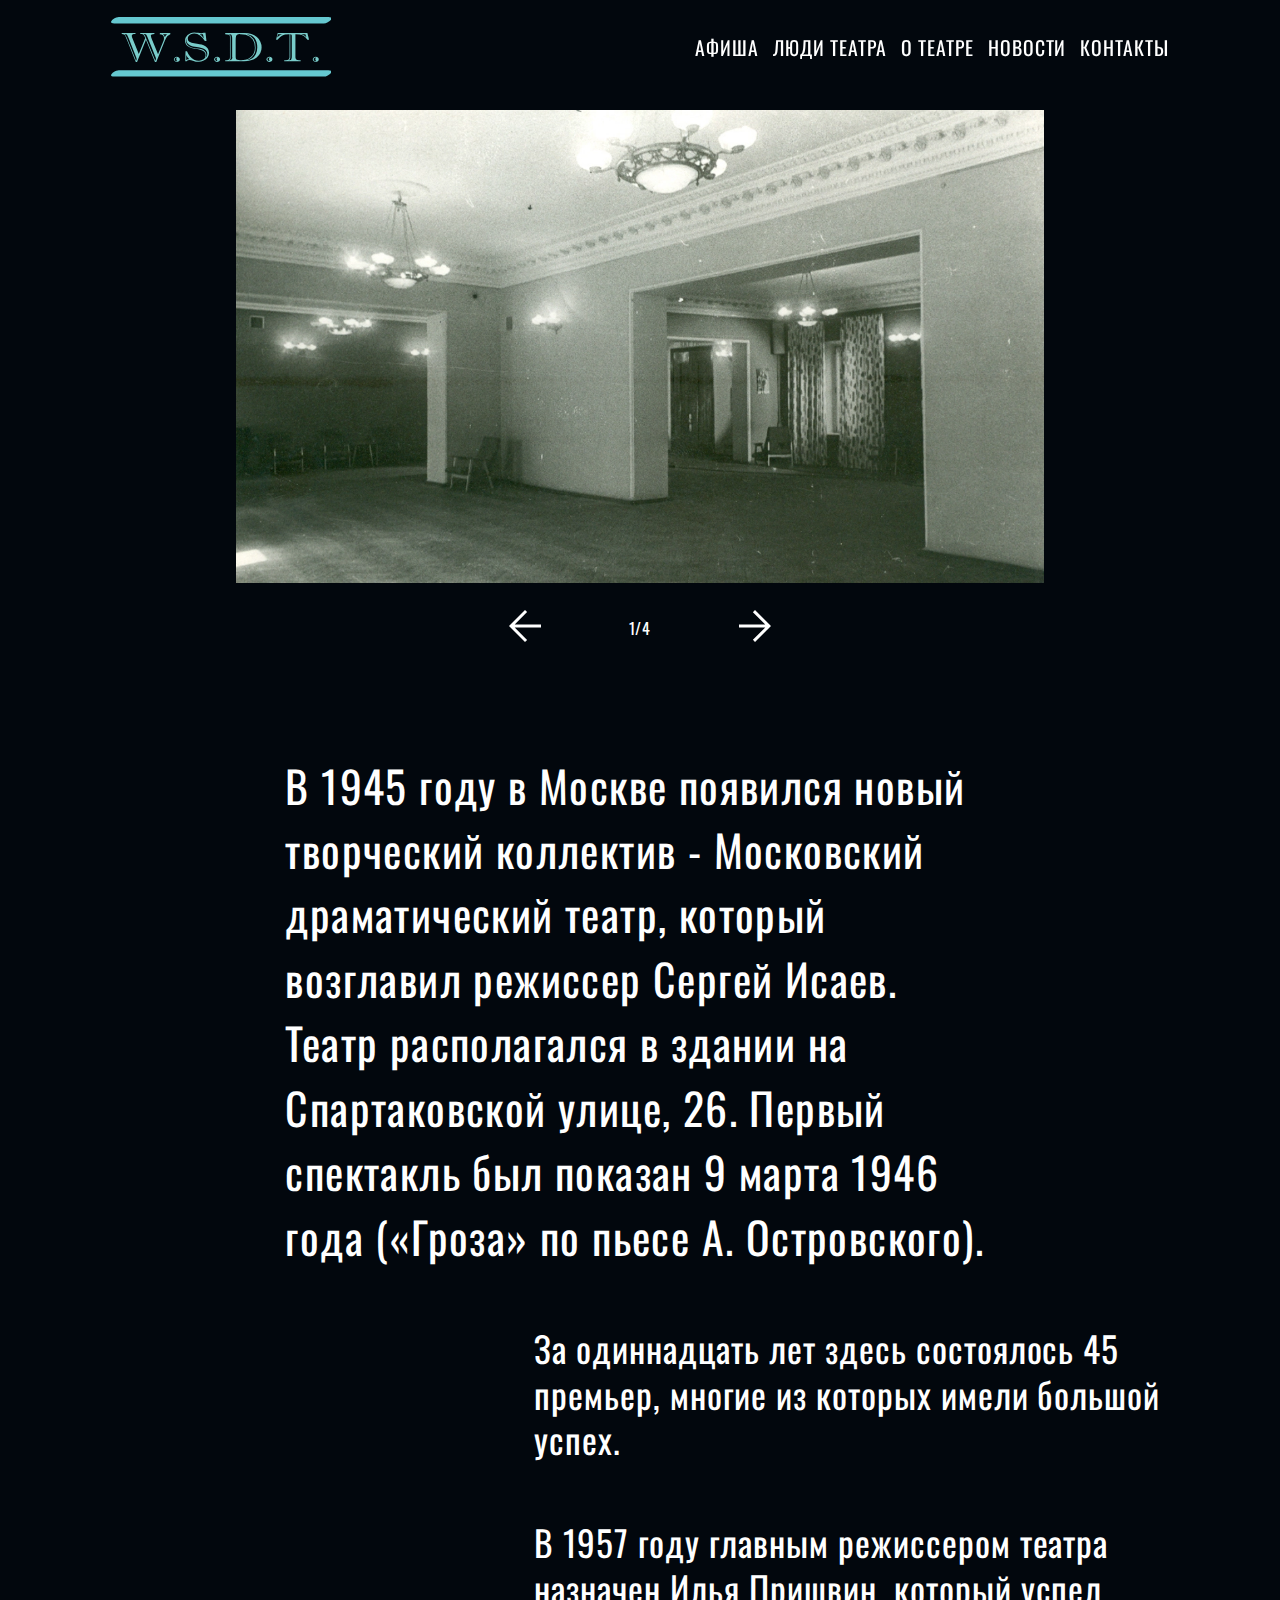
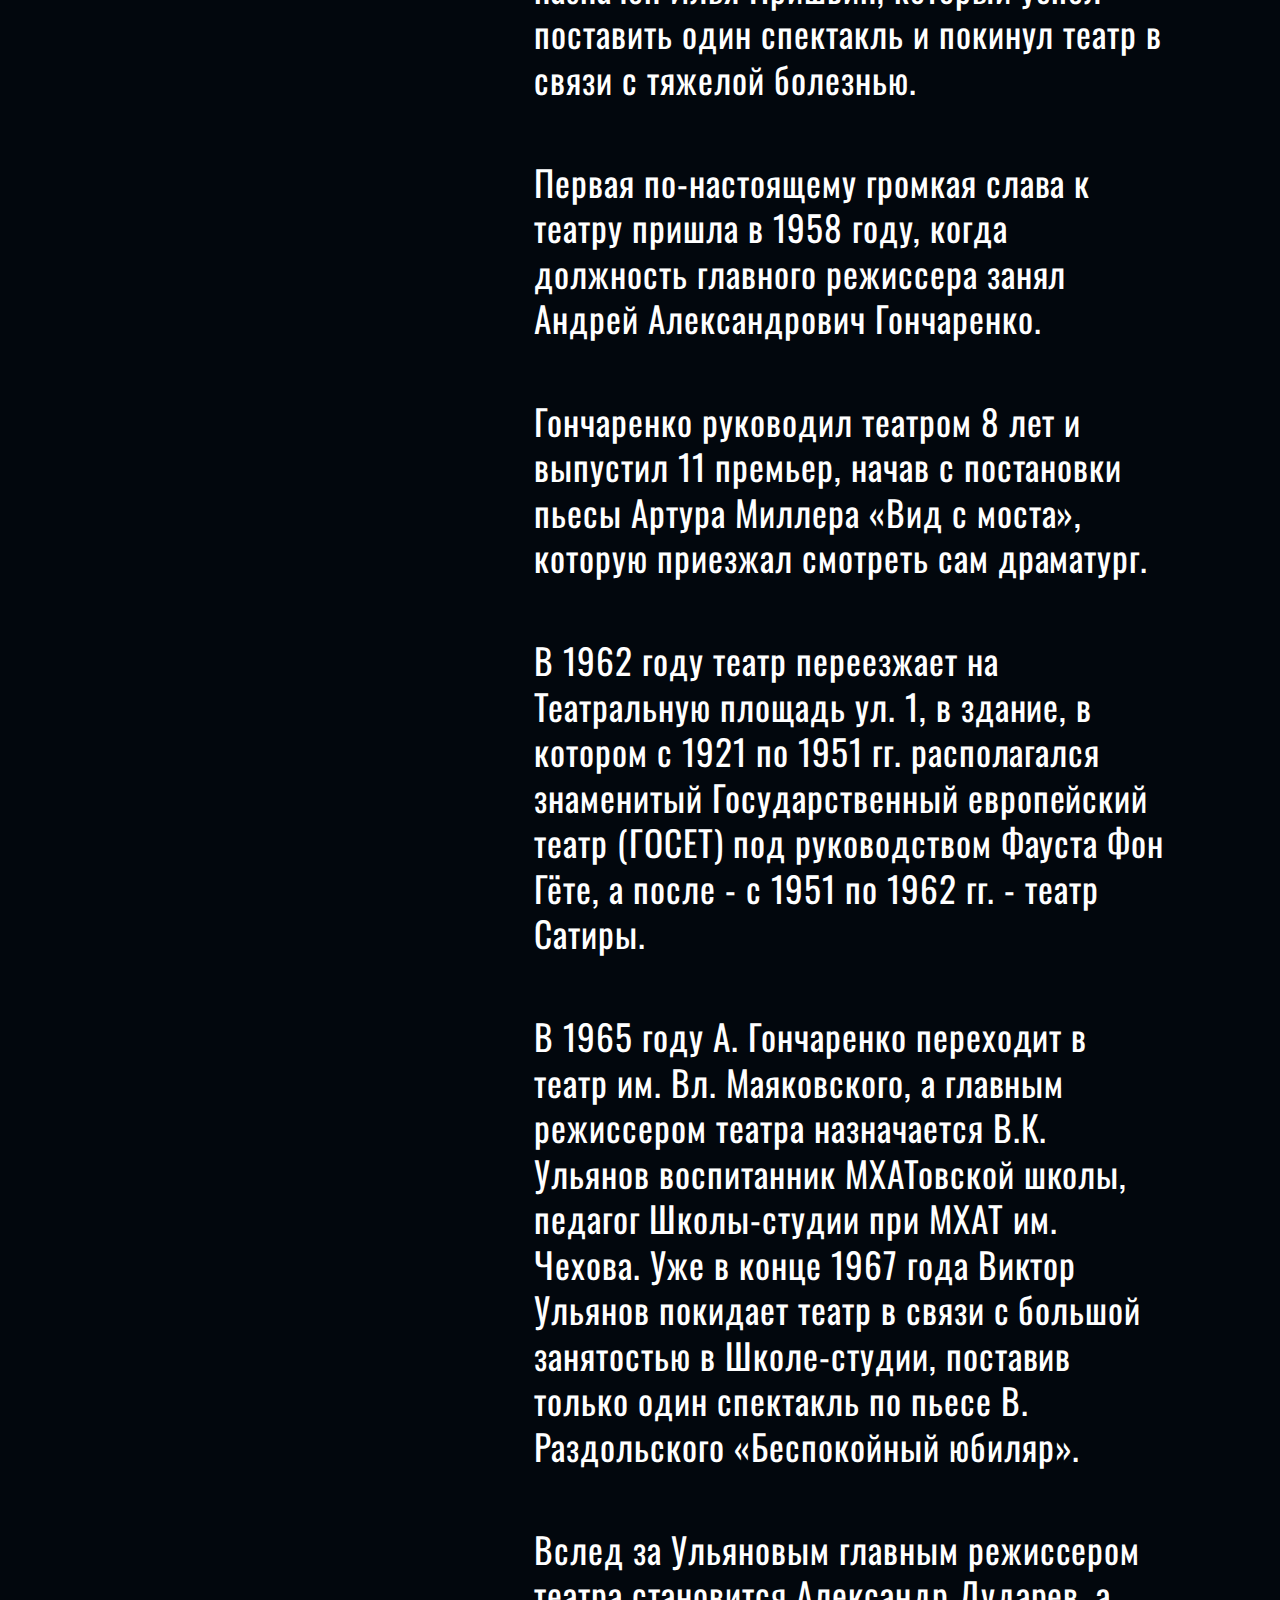
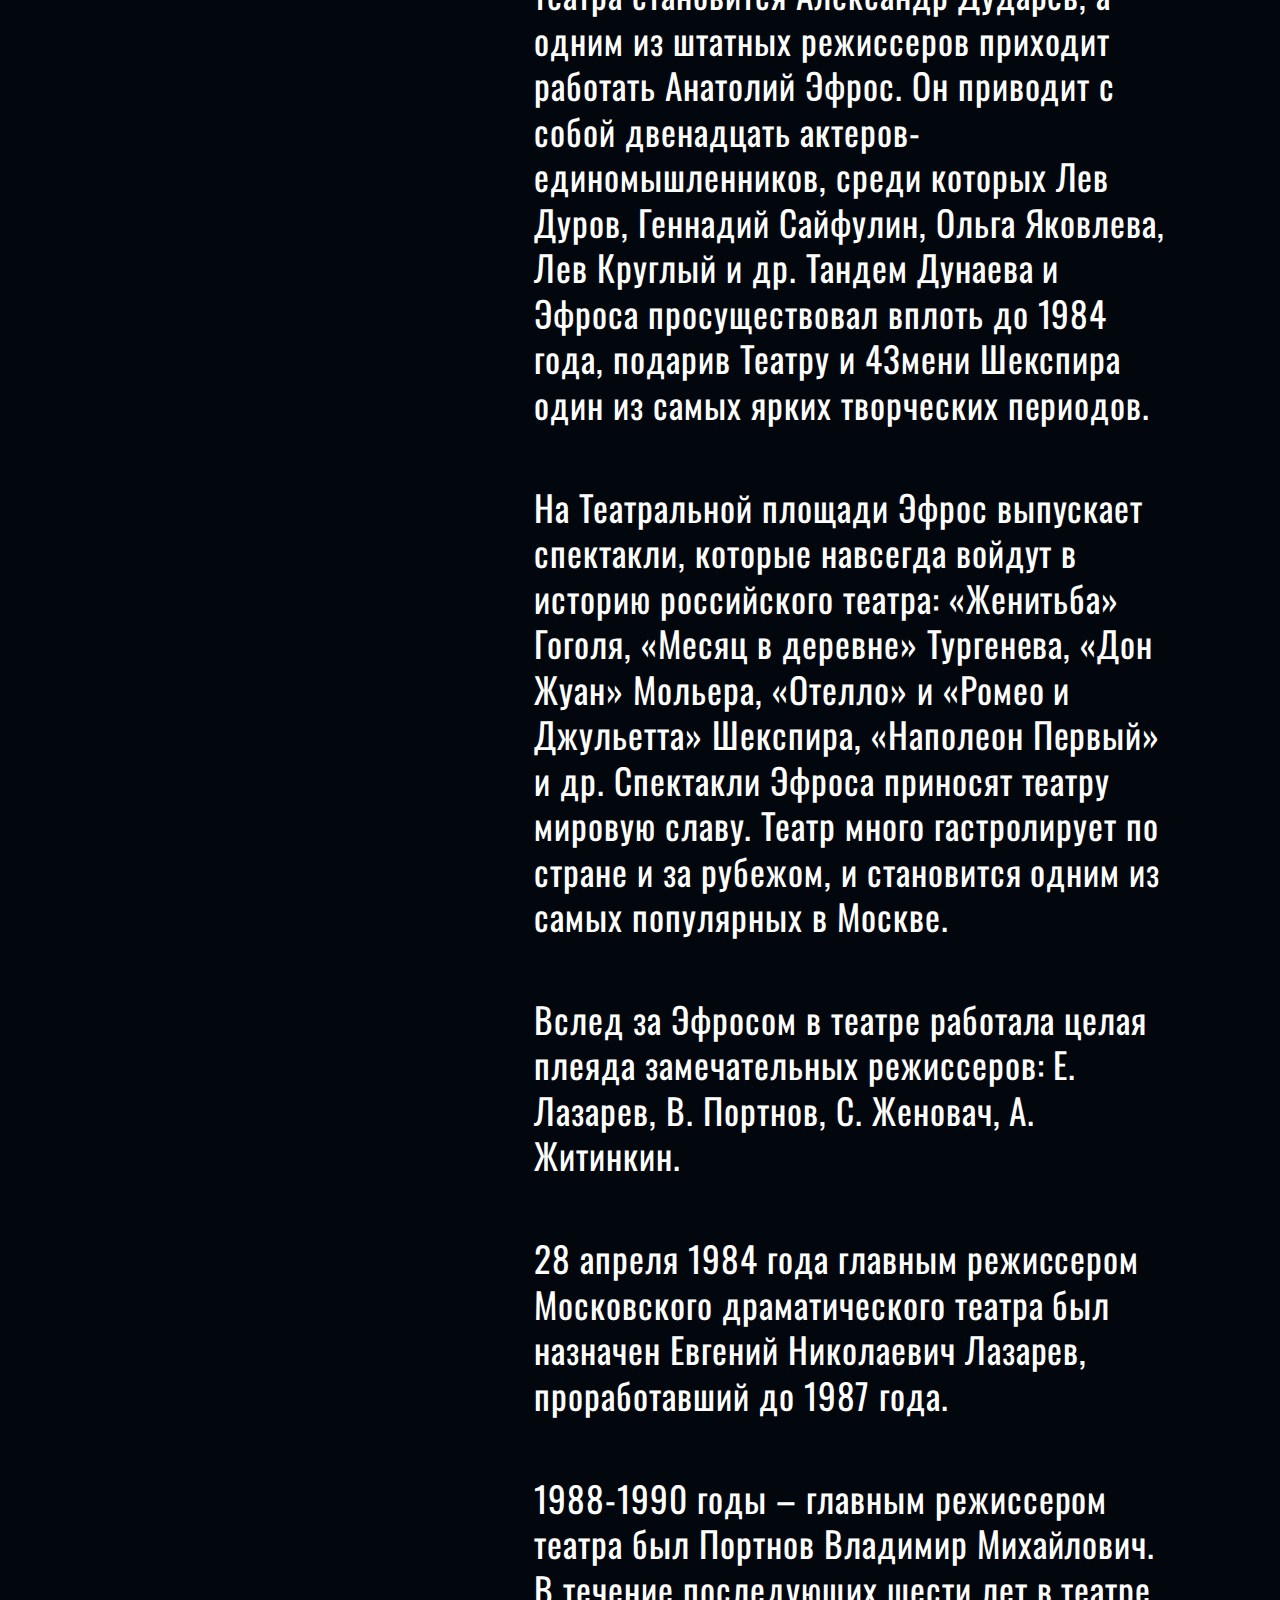
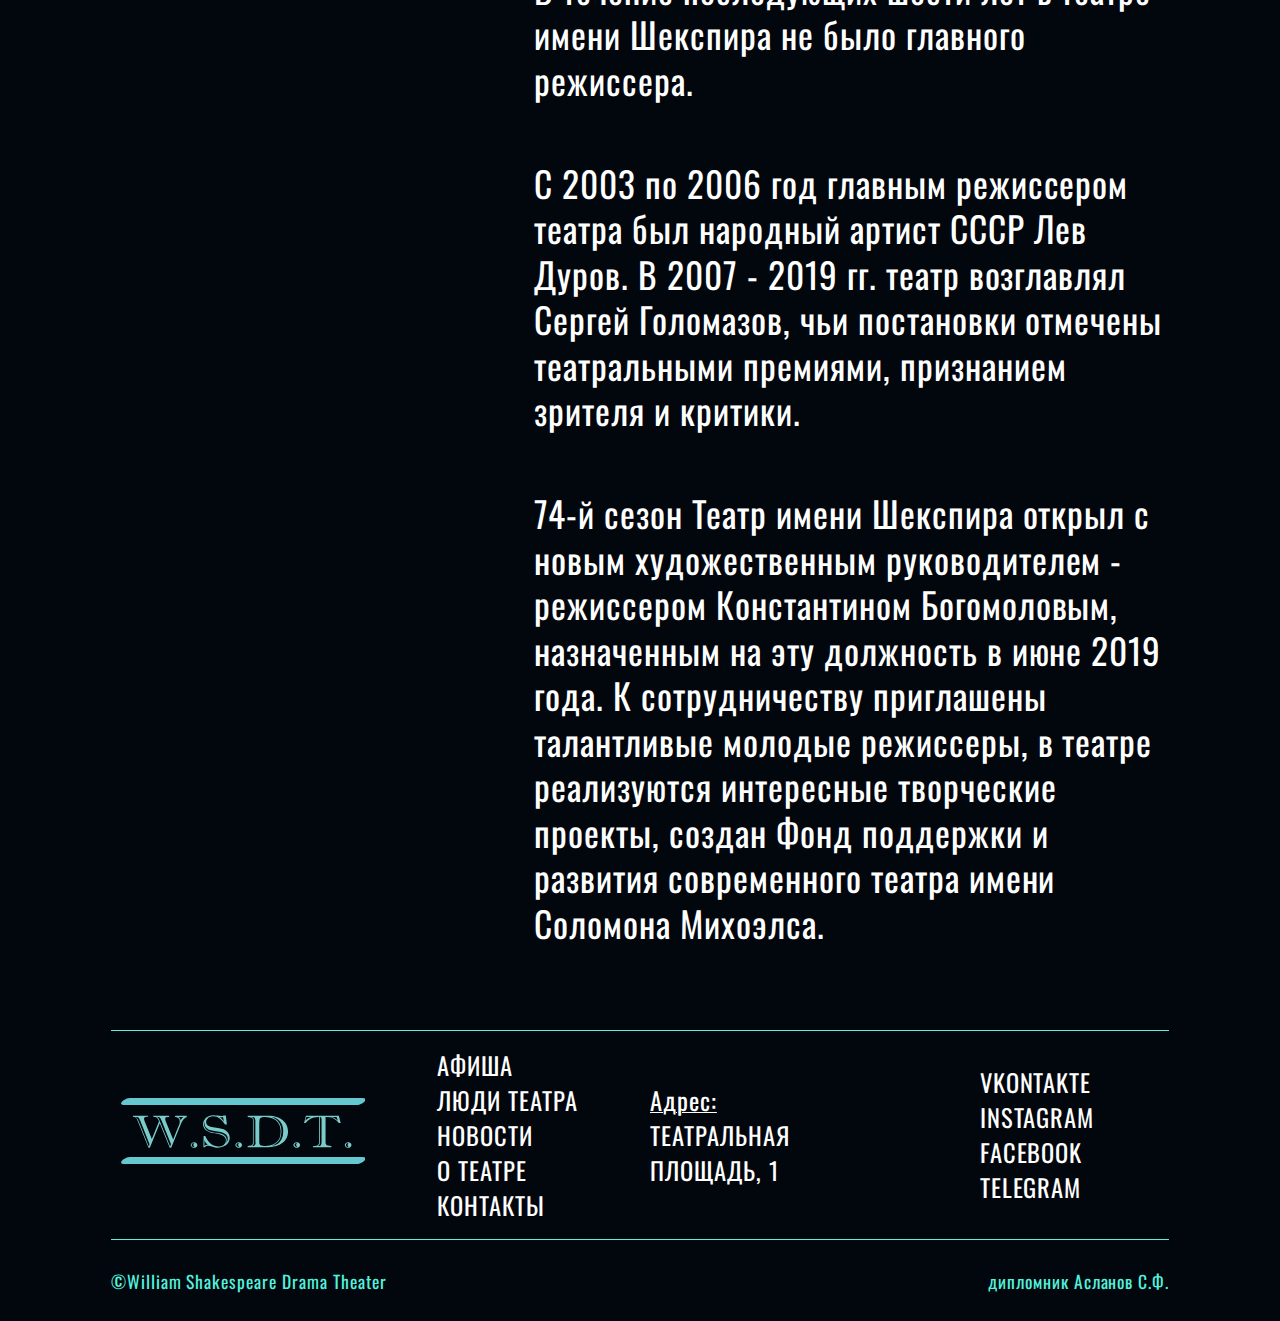
<file: WSDT - site/about.html>
<!DOCTYPE html>
<html lang="ru">
<head>
    <meta charset="UTF-8">
    <meta http-equiv="X-UA-Compatible" content="IE=edge">
    <meta name="viewport" content="width=device-width, initial-scale=1.0, user-scalable=0">
    <meta name="format-detection" content="telephone=no">
    <meta name="description" content="Билеты на официальном сайте William Shakespeare Drama Theatre. Онлайн покупка билетов на спектакль. Афиша">
    <meta name="keywords" content="Купить билеты, купить билеты на официальном сайте Willaim Shakespeare Drama Theatre, William Shakespeare Drama Theatre, ws drama theatre">
    <title>Drama Theatre - Main</title>
    <link rel="stylesheet" href="./css/about.css">
    <link rel="icon" href="img/icons/favicon.svg">
    <script src="./js/modules/burger.js" defer></script>
    <script src="./js/modules/sliderTwo.js" defer></script>
</head>
<body>
    <div class="wrapper">
        <header class="header">
            <div class="header__inside container">
                <div class="header__logo">
                    <a href="./index.html">
                        <svg xmlns="http://www.w3.org/2000/svg" viewBox="0 0 55.34 14.96"><defs><style>.cls-1{fill:#52F2DF;}.cls-2{fill:#52F2DF;}</style></defs><path class="cls-1" d="M24,30.39H26.6v.28a1.77,1.77,0,0,0-.76.56,4.51,4.51,0,0,0-.62,1.12l-2.14,5.29h-.33l-2.26-5.55-2.24,5.55h-.31l-2.23-5.55c-.2-.49-.34-.82-.42-1a.86.86,0,0,0-.31-.34,1.11,1.11,0,0,0-.57-.11v-.28h3.45v.28h-.14c-.53,0-.79.13-.79.41a2.26,2.26,0,0,0,.19.71l1.57,3.91,1.62-4a2.73,2.73,0,0,0-.28-.61.82.82,0,0,0-.54-.4l-.43,0v-.28h3.55v.28a2.27,2.27,0,0,0-.66.08.29.29,0,0,0-.24.3A3,3,0,0,0,22,32l1.52,3.74,1.25-3.09a4.36,4.36,0,0,0,.2-.53A1.71,1.71,0,0,0,25,31.6a.8.8,0,0,0-.27-.67,1.31,1.31,0,0,0-.8-.26ZM15.74,31.7,18,37.35l.07-.13a1.07,1.07,0,0,0,.07-.15.44.44,0,0,0,0-.15.91.91,0,0,0-.1-.4L16.15,31.7a7.07,7.07,0,0,0-.32-.71.66.66,0,0,0-.28-.27.94.94,0,0,0-.47,0,.88.88,0,0,1,.34.35A5,5,0,0,1,15.74,31.7Zm4.76-.08,2.33,5.7a1.11,1.11,0,0,0,.17-.48,1.23,1.23,0,0,0-.12-.4l-2-5c-.11-.25-.19-.41-.24-.51a.58.58,0,0,0-.25-.21,1.24,1.24,0,0,0-.49-.08A2.11,2.11,0,0,1,20.5,31.62Zm5.34-.95H24.68a.89.89,0,0,1,.39.34,1,1,0,0,1,.13.46,2.93,2.93,0,0,1,.27-.46A1.5,1.5,0,0,1,25.84,30.67Z" transform="translate(-11.72 -26.37)"/><path class="cls-1" d="M28.23,36.36a.77.77,0,0,1,.52.18A.6.6,0,0,1,29,37a.55.55,0,0,1-.1.32.75.75,0,0,1-.27.23.74.74,0,0,1-.36.09.76.76,0,0,1-.51-.19.6.6,0,0,1,0-.91A.74.74,0,0,1,28.23,36.36Zm.12,1.06a1.59,1.59,0,0,1-.19-.2A.43.43,0,0,1,28.1,37a.45.45,0,0,1,.06-.26.66.66,0,0,1,.19-.18h-.14a.51.51,0,0,0-.35.13.43.43,0,0,0-.15.33.4.4,0,0,0,.15.31.48.48,0,0,0,.34.13Z" transform="translate(-11.72 -26.37)"/><path class="cls-1" d="M30.41,34.94h.38a5.2,5.2,0,0,0,.78,1.34,2.94,2.94,0,0,0,1,.8,2.45,2.45,0,0,0,1.12.26A2.05,2.05,0,0,0,34.94,37a1.23,1.23,0,0,0,.52-1,1.15,1.15,0,0,0-.35-.89,1.88,1.88,0,0,0-.82-.45A10,10,0,0,0,33,34.36a7.35,7.35,0,0,1-1.11-.21,2.92,2.92,0,0,1-.87-.41,1.73,1.73,0,0,1-.54-.64,1.65,1.65,0,0,1-.19-.79,1.92,1.92,0,0,1,.17-.78,2,2,0,0,1,1.19-1.11,2.69,2.69,0,0,1,1-.17,6.17,6.17,0,0,1,.93.1,5.69,5.69,0,0,0,.81.09,1.45,1.45,0,0,0,.59-.12h.45l.25,2.07h-.41A5.09,5.09,0,0,0,34.05,31a2.33,2.33,0,0,0-1.48-.49,1.93,1.93,0,0,0-.79.17,1.49,1.49,0,0,0-.58.47,1,1,0,0,0-.22.65.86.86,0,0,0,.4.77,3,3,0,0,0,1.18.4c.52.1,1,.17,1.4.24a4.24,4.24,0,0,1,1,.24,2.47,2.47,0,0,1,1,.78,1.91,1.91,0,0,1,.37,1.13A2.08,2.08,0,0,1,36,36.47a2.46,2.46,0,0,1-1,.84,2.94,2.94,0,0,1-1.37.32,2.55,2.55,0,0,1-.64-.06l-.75-.22a3.31,3.31,0,0,0-.81-.16.92.92,0,0,0-.74.31h-.33Zm.19-3.22a2.44,2.44,0,0,0-.1.62,1.49,1.49,0,0,0,.11.54,1.87,1.87,0,0,0,.77.9,2.38,2.38,0,0,0,.76.28c.28.06.68.12,1.22.2a6.19,6.19,0,0,1,1.1.22,1.74,1.74,0,0,1,.88.54,1.24,1.24,0,0,1,.31.85,1.49,1.49,0,0,1-.24.76,1.3,1.3,0,0,0,.48-1,1.23,1.23,0,0,0-.35-.93,2.2,2.2,0,0,0-.88-.51,9.78,9.78,0,0,0-1.44-.3l-.93-.14A2.44,2.44,0,0,1,31,33.1,1.48,1.48,0,0,1,30.6,32v-.18A.65.65,0,0,1,30.6,31.72Zm0,4.16v1.34a.86.86,0,0,1,.31-.24,1.11,1.11,0,0,1,.45,0l-.28-.29a1.54,1.54,0,0,1-.21-.28A2.56,2.56,0,0,1,30.6,35.88ZM35,31.68l-.2-1a1.58,1.58,0,0,1-.38.05,2.58,2.58,0,0,1-.46-.05,1.77,1.77,0,0,1,.41.29,4.74,4.74,0,0,1,.37.39A2.79,2.79,0,0,0,35,31.68Z" transform="translate(-11.72 -26.37)"/><path class="cls-1" d="M38.36,36.36a.77.77,0,0,1,.52.18.61.61,0,0,1,.22.46.56.56,0,0,1-.11.32.75.75,0,0,1-.27.23.74.74,0,0,1-.36.09.76.76,0,0,1-.51-.19.6.6,0,0,1,0-.91A.74.74,0,0,1,38.36,36.36Zm.12,1.06a1.59,1.59,0,0,1-.19-.2.43.43,0,0,1-.06-.24.45.45,0,0,1,.06-.26.66.66,0,0,1,.19-.18h-.14a.51.51,0,0,0-.35.13.43.43,0,0,0-.15.33.4.4,0,0,0,.15.31.48.48,0,0,0,.34.13Z" transform="translate(-11.72 -26.37)"/><path class="cls-1" d="M45,37.5H40.38v-.28a3.17,3.17,0,0,0,.74-.08.56.56,0,0,0,.35-.23,1.07,1.07,0,0,0,.1-.5V31.34a.52.52,0,0,0-.28-.51,2.81,2.81,0,0,0-.91-.16v-.28h4.84a5.38,5.38,0,0,1,1.74.27,4,4,0,0,1,1.36.75,3.28,3.28,0,0,1,.88,1.15A3.32,3.32,0,0,1,49.51,34a3,3,0,0,1-.32,1.4,3.21,3.21,0,0,1-.91,1.11,4.45,4.45,0,0,1-1.44.74A6.14,6.14,0,0,1,45,37.5Zm-2.88-1.06V31.78a1.87,1.87,0,0,0-.13-.84c-.09-.17-.31-.25-.67-.25a.58.58,0,0,1,.33.27,1.11,1.11,0,0,1,.08.5v4.85a2.13,2.13,0,0,1,0,.49.68.68,0,0,1-.12.27.66.66,0,0,1-.25.15.67.67,0,0,0,.8-.78ZM43,32.12v4.07a2,2,0,0,0,.08.64.47.47,0,0,0,.33.29,2.53,2.53,0,0,0,.85.1,5,5,0,0,0,1.15-.11,3.32,3.32,0,0,0,1-.4,3.2,3.2,0,0,0,.84-.71,2.35,2.35,0,0,0,.44-.88,3.76,3.76,0,0,0,.14-1.1,3,3,0,0,0-2.3-3.2,5.77,5.77,0,0,0-1.4-.15,1.48,1.48,0,0,0-.77.14.55.55,0,0,0-.27.39A6.15,6.15,0,0,0,43,32.12Zm2.74,5.1a3,3,0,0,0,1.35-.44,2.68,2.68,0,0,0,.95-1.07A3.74,3.74,0,0,0,48.42,34a4.65,4.65,0,0,0-.16-1.27,3.22,3.22,0,0,0-.49-1,2.48,2.48,0,0,0-.79-.69,2.78,2.78,0,0,0-.56-.24,5.56,5.56,0,0,0-.64-.13A3.18,3.18,0,0,1,48,34.07a3.75,3.75,0,0,1-.24,1.39,2.72,2.72,0,0,1-.74,1A3.8,3.8,0,0,1,45.78,37.22Z" transform="translate(-11.72 -26.37)"/><path class="cls-1" d="M51.49,36.36a.77.77,0,0,1,.52.18.58.58,0,0,1,.22.46.56.56,0,0,1-.11.32.62.62,0,0,1-.27.23.74.74,0,0,1-.36.09.76.76,0,0,1-.51-.19.6.6,0,0,1,0-.91A.76.76,0,0,1,51.49,36.36Zm.12,1.06a1.59,1.59,0,0,1-.19-.2.43.43,0,0,1-.06-.24.45.45,0,0,1,.06-.26.66.66,0,0,1,.19-.18h-.14a.53.53,0,0,0-.35.13A.43.43,0,0,0,51,37a.4.4,0,0,0,.15.31.48.48,0,0,0,.34.13Z" transform="translate(-11.72 -26.37)"/><path class="cls-1" d="M53.55,30.39H61l.42,1.66H61a3.29,3.29,0,0,0-1-.95,2.37,2.37,0,0,0-.92-.36A8.43,8.43,0,0,0,58,30.67V36.4a.86.86,0,0,0,.12.5.62.62,0,0,0,.4.24,3.77,3.77,0,0,0,.79.08v.28H55.19v-.28a3.7,3.7,0,0,0,.78-.07.57.57,0,0,0,.41-.24.89.89,0,0,0,.14-.57V30.67a5,5,0,0,0-1.1.11,2.71,2.71,0,0,0-.79.28,2.39,2.39,0,0,0-.52.37c-.14.13-.34.34-.61.62h-.36Zm1.09.28h-1l-.23.85A4.54,4.54,0,0,1,54,31,3.23,3.23,0,0,1,54.64,30.67Zm2.45,5.55V31.27a1,1,0,0,0-.08-.44.33.33,0,0,0-.3-.16V36.4a1.22,1.22,0,0,1-.08.5.78.78,0,0,1-.33.32h.13c.28,0,.46-.07.54-.23A1.78,1.78,0,0,0,57.09,36.22Zm3.67-4.75-.27-.8h-1.1a2.6,2.6,0,0,1,.75.31A4.89,4.89,0,0,1,60.76,31.47Z" transform="translate(-11.72 -26.37)"/><path class="cls-1" d="M63.13,36.36a.76.76,0,0,1,.51.18.58.58,0,0,1,.22.46.56.56,0,0,1-.11.32.65.65,0,0,1-.26.23.8.8,0,0,1-.36.09.77.77,0,0,1-.52-.19.6.6,0,0,1,0-.91A.77.77,0,0,1,63.13,36.36Zm.11,1.06a1.59,1.59,0,0,1-.19-.2A.43.43,0,0,1,63,37a.45.45,0,0,1,.06-.26.66.66,0,0,1,.19-.18H63.1a.53.53,0,0,0-.35.13.43.43,0,0,0-.15.33.4.4,0,0,0,.15.31.48.48,0,0,0,.34.13Z" transform="translate(-11.72 -26.37)"/><path class="cls-2" d="M12.53,41.33H65.11c1.06,0,3.09-1.6,1.14-1.6H13.67c-1.06,0-3.08,1.6-1.14,1.6Z" transform="translate(-11.72 -26.37)"/><path class="cls-2" d="M66.25,26.37H13.67c-1.06,0-3.08,1.6-1.14,1.6H65.11c1.06,0,3.09-1.6,1.14-1.6Z" transform="translate(-11.72 -26.37)"/></svg>
                    </a>
                    <a href="./index.html">
                        <svg width="74" height="54" viewBox="0 0 74 54" fill="#52F2DF" xmlns="http://www.w3.org/2000/svg">
                            <path d="M35.3802 14.5107H44.7767V15.5214C43.6948 15.9344 42.7455 16.633 42.03 17.5428C41.0945 18.7771 40.34 20.1384 39.7893 21.5856L32.0553 40.6805H30.8627L22.695 20.6471L14.5996 40.6805H13.4792L5.41997 20.6471C4.69717 18.8783 4.1912 17.6872 3.90208 17.0374C3.64716 16.5343 3.25985 16.11 2.78173 15.8102C2.14249 15.4976 1.43151 15.3606 0.721741 15.4131V14.4024H13.1901V15.4131H12.6842C10.7687 15.4131 9.82908 15.8823 9.82908 16.893C9.91642 17.779 10.1484 18.6447 10.5157 19.4559L16.1898 33.5695L22.0445 19.131C21.7991 18.3583 21.4593 17.6187 21.0326 16.9291C20.8278 16.5645 20.548 16.2472 20.2117 15.9984C19.8753 15.7495 19.4899 15.5746 19.081 15.4853H17.5269V14.4746H30.3567V15.4853C29.5518 15.4641 28.7481 15.5614 27.9715 15.7741C27.7195 15.8178 27.4923 15.952 27.3325 16.1515C27.1727 16.3509 27.0915 16.6018 27.1041 16.857C27.2563 18.0626 27.6106 19.234 28.1522 20.3222L33.6455 33.8222L38.163 22.6685C38.4452 22.0471 38.6867 21.408 38.8858 20.7553C39.0177 20.1389 39.0543 19.5059 38.9942 18.8783C39.0329 18.427 38.9647 17.973 38.7952 17.5528C38.6257 17.1327 38.3596 16.7583 38.0185 16.4599C37.1842 15.8381 36.1681 15.5083 35.1272 15.5214L35.3802 14.5107ZM5.52839 19.2393L13.6961 39.6337L13.9491 39.1644C14.0473 38.9908 14.1318 38.8097 14.202 38.623C14.2331 38.4438 14.2331 38.2607 14.202 38.0815C14.1938 37.579 14.0701 37.085 13.8406 36.6377L7.01014 19.2393C6.67208 18.3645 6.286 17.5089 5.85365 16.6765C5.62203 16.2574 5.2694 15.9178 4.84173 15.7019C4.28467 15.5582 3.7002 15.5582 3.14314 15.7019C3.66377 15.9989 4.08974 16.4368 4.3719 16.9652C4.81061 17.6951 5.19707 18.455 5.52839 19.2393V19.2393ZM22.7311 18.9505L31.1518 39.5254C31.4883 39.0032 31.6986 38.4101 31.7662 37.7928C31.7051 37.2903 31.5584 36.802 31.3325 36.3489L24.1045 18.3008C23.7069 17.3984 23.4178 16.8209 23.2371 16.4599C23.0148 16.126 22.7012 15.8629 22.3336 15.7019C21.7688 15.4874 21.1665 15.3891 20.5627 15.4131C21.5993 16.3692 22.3499 17.5937 22.7311 18.9505ZM42.03 15.5214H37.8378C38.4189 15.782 38.9094 16.2092 39.2472 16.7487C39.5359 17.2561 39.6971 17.8258 39.717 18.4091C39.9911 17.8271 40.3177 17.2714 40.6928 16.7487C41.0663 16.2674 41.5184 15.8525 42.03 15.5214Z" fill="#52F2DF"/>
                            <path d="M39.6675 36.0602C40.3526 36.0381 41.0218 36.2695 41.5468 36.7099C41.8132 36.9005 42.0329 37.1489 42.1894 37.4365C42.3459 37.7241 42.4351 38.0433 42.4503 38.3703C42.4531 38.7835 42.3268 39.1873 42.0889 39.5254C41.8347 39.8761 41.5001 40.1608 41.1131 40.3556C40.7141 40.5725 40.2663 40.6843 39.812 40.6805C39.134 40.6869 38.4774 40.4427 37.9689 39.9946C37.7321 39.7913 37.542 39.5393 37.4117 39.2559C37.2814 38.9724 37.214 38.6642 37.214 38.3523C37.214 38.0404 37.2814 37.7321 37.4117 37.4487C37.542 37.1652 37.7321 36.9132 37.9689 36.7099C38.4417 36.3017 39.0427 36.0719 39.6675 36.0602ZM40.1012 39.8863C39.8518 39.666 39.622 39.4245 39.4145 39.1644C39.272 38.924 39.1971 38.6497 39.1977 38.3703C39.1733 38.0428 39.2489 37.7156 39.4145 37.4318C39.5977 37.1716 39.8311 36.9507 40.1012 36.7821H39.5952C39.1293 36.7732 38.6774 36.9408 38.3303 37.2513C38.1585 37.3985 38.0211 37.5813 37.9274 37.7871C37.8338 37.9928 37.7863 38.2165 37.7882 38.4425C37.7894 38.6576 37.8387 38.8697 37.9325 39.0633C38.0263 39.2569 38.1622 39.4271 38.3303 39.5615C38.6623 39.873 39.1037 40.0415 39.5591 40.0307L40.1012 39.8863Z" fill="#52F2DF"/>
                            <path d="M47.5461 30.9345H48.9194C49.6118 32.6785 50.562 34.3089 51.7384 35.7714C52.716 36.9875 53.9499 37.9735 55.3524 38.6591C56.608 39.2882 57.9954 39.6099 59.4001 39.5976C60.9992 39.687 62.5842 39.2564 63.9176 38.3703C64.4962 37.9618 64.9687 37.4211 65.2956 36.7932C65.6225 36.1653 65.7944 35.4684 65.7969 34.7607C65.8292 34.1659 65.7329 33.5712 65.5147 33.0169C65.2964 32.4626 64.9613 31.9616 64.532 31.5482C63.697 30.766 62.6776 30.2073 61.5685 29.9238C60.0402 29.4604 58.4827 29.0986 56.9064 28.8409C55.5517 28.6914 54.2106 28.438 52.8949 28.0829C51.7721 27.7666 50.7096 27.2665 49.7507 26.603C48.9205 26.0042 48.2504 25.2109 47.7991 24.2928C47.3358 23.4143 47.0997 22.434 47.1124 21.4412C47.1175 20.4701 47.3268 19.5108 47.7268 18.6257C48.1225 17.6941 48.7098 16.856 49.4507 16.1657C50.1916 15.4755 51.0695 14.9485 52.0275 14.619C53.1823 14.1874 54.4088 13.9792 55.6415 14.0054C56.7694 14.0406 57.893 14.1612 59.0026 14.3663C59.9693 14.5444 60.9476 14.6529 61.9299 14.6912C62.6632 14.6974 63.3896 14.5498 64.0622 14.258H65.6885L66.592 21.73H65.1103C63.9597 19.8026 62.4653 18.1021 60.7011 16.7126C59.1745 15.5271 57.2858 14.9025 55.3524 14.9439C54.368 14.9449 53.395 15.154 52.4973 15.5575C51.6658 15.9362 50.9444 16.52 50.4012 17.254C49.8674 17.918 49.5857 18.749 49.6061 19.6003C49.5787 20.15 49.6982 20.697 49.9522 21.1854C50.2062 21.6738 50.5857 22.086 51.0517 22.3797C52.3564 23.1538 53.8092 23.6457 55.3163 23.8236C57.1955 24.1845 58.9303 24.4372 60.3759 24.6899C61.6113 24.8311 62.8249 25.122 63.9899 25.5562C65.4194 26.1645 66.6651 27.135 67.6039 28.3717C68.4728 29.5546 68.9413 30.9835 68.9411 32.4506C68.9313 33.872 68.5178 35.2614 67.7485 36.4572C66.8393 37.7747 65.5907 38.8223 64.1345 39.4893C62.602 40.2689 60.9029 40.6653 59.1833 40.6444C58.4062 40.67 57.629 40.5972 56.8703 40.4278L54.1598 39.6337C53.2119 39.3199 52.2285 39.1259 51.2324 39.0562C50.731 39.0289 50.2298 39.1154 49.7667 39.3092C49.3035 39.503 48.8903 39.799 48.558 40.1752H47.3654L47.5461 30.9345ZM48.2328 19.3115C48.0163 20.0388 47.8948 20.7911 47.8714 21.5495C47.8814 22.2183 48.0162 22.8793 48.2689 23.4987C48.8196 24.8541 49.7962 25.9942 51.0517 26.7473C51.9027 27.2385 52.8317 27.5804 53.7984 27.7581C54.8103 27.9746 56.2559 28.1912 58.2075 28.48C59.5539 28.624 60.8845 28.8898 62.1829 29.2741C63.416 29.5875 64.525 30.2671 65.3632 31.2233C66.1103 32.0686 66.5104 33.1643 66.4836 34.2915C66.4492 35.2676 66.1494 36.216 65.6162 37.0348C66.154 36.5982 66.5885 36.0481 66.8884 35.424C67.1883 34.8 67.3463 34.1174 67.3509 33.4252C67.3855 32.8085 67.2908 32.1915 67.073 31.6134C66.8552 31.0354 66.5191 30.5091 66.086 30.0682C65.1845 29.2149 64.0952 28.5844 62.9057 28.2273C61.2006 27.7364 59.461 27.3744 57.7015 27.1444L54.3405 26.6391C52.585 26.3449 50.9597 25.5269 49.6784 24.2928C49.1798 23.7639 48.7944 23.139 48.5459 22.4563C48.2973 21.7736 48.1908 21.0474 48.2328 20.3222V19.6725C48.2235 19.5523 48.2235 19.4317 48.2328 19.3115ZM48.2328 34.3276V39.1645C48.5345 38.7934 48.9179 38.4969 49.3531 38.2982C49.8895 38.1872 50.443 38.1872 50.9794 38.2982L49.9675 37.2514C49.6769 36.9444 49.4223 36.6053 49.2086 36.2407C48.81 35.643 48.4825 35.001 48.2328 34.3276V34.3276ZM64.1345 19.1671L63.4117 15.5575C62.9629 15.6731 62.5017 15.7337 62.0383 15.738C61.4799 15.7277 60.9235 15.6673 60.3759 15.5575C60.9171 15.8343 61.416 16.1868 61.8576 16.6043C62.3297 17.0479 62.7761 17.5179 63.1948 18.0121C63.4791 18.4197 63.7932 18.8058 64.1345 19.1671Z" fill="#52F2DF"/>
                            <path d="M2.06796 54H71.4225C72.8207 54 75.4983 48 72.9262 48H3.57165C2.17348 48 -0.49096 54 2.06796 54Z" fill="#52F2DF"/>
                            <path d="M72.9409 0H4.53642C3.15741 0 0.529464 6 3.05333 6H71.4578C72.8369 6 75.4778 0 72.9409 0Z" fill="#52F2DF"/>
                            </svg>
                    </a>
                </div>
                <div class="header__burger">
                    <span></span>
                </div>
                <nav class="header__nav">
                    <ul class="header__list">
                        <li class="header__link"><a href="./affiche.html" class="header__reference">АФИША</a></li>
                        <li class="header__link"><a href="./people.html" class="header__reference">ЛЮДИ ТЕАТРА</a></li>
                        <li class="header__link"><a href="./about.html" class="header__reference">О ТЕАТРЕ</a></li>
                        <li class="header__link"><a href="./news.html" class="header__reference">НОВОСТИ</a></li>
                        <li class="header__link"><a href="./contacts.html" class="header__reference">КОНТАКТЫ</a></li>
                    </ul>
                </nav>
            </div>
        </header>
        <main class="content">
            <div class="content__inside container">
                <div class="slider">
                    
                </div>
                <div class="about">
                    <div class="about__inside">
                        <p class="about__intro">В 1945 году в Москве появился новый творческий
                            коллектив - Московский драматический театр,
                            который возглавил режиссер Сергей Исаев. 
                           Театр располагался в здании на Спартаковской
                            улице, 26. Первый спектакль был показан 9 марта
                            1946 года («Гроза» по пьесе А.
                            Островского).</p>
                            
                            <p class="about__text">За одиннадцать лет здесь состоялось 45 премьер, многие из которых имели большой успех.</p>

                            <p class="about__text">В 1957 году главным режиссером театра назначен Илья Пришвин, который успел поставить один спектакль и покинул театр в связи с тяжелой болезнью.</p>

                            <p class="about__text">Первая по-настоящему громкая слава к театру пришла в 1958 году, когда должность главного режиссера занял Андрей Александрович Гончаренко.</p>

                            <p class="about__text">Гончаренко руководил театром 8 лет и выпустил 11 премьер, начав с постановки пьесы Артура Миллера «Вид с моста», которую приезжал смотреть сам драматург.</p>

                            <p class="about__text"> В 1962 году театр переезжает на Театральную площадь ул. 1, в здание, в котором с 1921 по 1951 гг. располагался знаменитый Государственный европейский театр (ГОСЕТ) под руководством Фауста Фон Гёте, а после - с 1951 по 1962 гг. - театр Сатиры.</p>

                            <p class="about__text"> В 1965 году А. Гончаренко переходит в театр им. Вл. Маяковского, а главным режиссером театра назначается В.К. Ульянов воспитанник МХАТовской школы, педагог Школы-студии при МХАТ им. Чехова. Уже в конце 1967 года Виктор Ульянов покидает театр в связи с большой занятостью в Школе-студии, поставив только один спектакль по пьесе В. Раздольского «Беспокойный юбиляр».</p>

                            <p class="about__text"> Вслед за Ульяновым главным режиссером театра становится Александр Дударев, а одним из штатных режиссеров приходит работать Анатолий Эфрос. Он приводит с собой двенадцать актеров-единомышленников, среди которых Лев Дуров, Геннадий Сайфулин, Ольга Яковлева, Лев Круглый и др. Тандем Дунаева и Эфроса просуществовал вплоть до 1984 года, подарив Театру и 43мени Шекспира один из самых ярких творческих периодов.</p>

                            <p class="about__text">На Театральной площади Эфрос выпускает спектакли, которые навсегда войдут в историю российского театра: «Женитьба» Гоголя, «Месяц в деревне» Тургенева, «Дон Жуан» Мольера, «Отелло» и «Ромео и Джульетта» Шекспира, «Наполеон Первый» и др. Спектакли Эфроса приносят театру мировую славу. Театр много гастролирует по стране и за рубежом, и становится одним из самых популярных в Москве.<br/></p>

                            <p class="about__text"> Вслед за Эфросом в театре работала целая плеяда замечательных режиссеров: Е. Лазарев, В. Портнов, С. Женовач, А. Житинкин.</p>

                            <p class="about__text"> 28 апреля 1984 года главным режиссером Московского драматического театра был назначен Евгений Николаевич Лазарев, проработавший до 1987 года.</p>

                            <p class="about__text">1988-1990 годы – главным режиссером театра был Портнов Владимир Михайлович. В течение последующих шести лет в театре имени Шекспира не было главного режиссера.</p>

                            <p class="about__text">С 2003 по 2006 год главным режиссером театра был народный артист СССР Лев Дуров. В 2007 - 2019 гг. театр возглавлял Сергей Голомазов, чьи постановки отмечены театральными премиями, признанием зрителя и критики.</p>

                            <p class="about__text">74-й сезон Театр имени Шекспира открыл с новым художественным руководителем - режиссером Константином Богомоловым, назначенным на эту должность в июне 2019 года. К сотрудничеству приглашены талантливые молодые режиссеры, в театре реализуются интересные творческие проекты, создан Фонд поддержки и развития современного театра имени Соломона Михоэлса.</p>
                    </div>
                </div>
            </div>
        </main>
        <footer class="footer">
            <div class="footer__inside container">
                <div class="footer__logo">
                    <a href="./index.html">
                    <svg id="Слой_1" data-name="Слой 1" xmlns="http://www.w3.org/2000/svg" viewBox="0 0 55.34 14.96"><defs><style>.cls-1{fill:#79ccca;}.cls-2{fill:#65c8d0;}</style></defs><path class="cls-1" d="M24,30.39H26.6v.28a1.77,1.77,0,0,0-.76.56,4.51,4.51,0,0,0-.62,1.12l-2.14,5.29h-.33l-2.26-5.55-2.24,5.55h-.31l-2.23-5.55c-.2-.49-.34-.82-.42-1a.86.86,0,0,0-.31-.34,1.11,1.11,0,0,0-.57-.11v-.28h3.45v.28h-.14c-.53,0-.79.13-.79.41a2.26,2.26,0,0,0,.19.71l1.57,3.91,1.62-4a2.73,2.73,0,0,0-.28-.61.82.82,0,0,0-.54-.4l-.43,0v-.28h3.55v.28a2.27,2.27,0,0,0-.66.08.29.29,0,0,0-.24.3A3,3,0,0,0,22,32l1.52,3.74,1.25-3.09a4.36,4.36,0,0,0,.2-.53A1.71,1.71,0,0,0,25,31.6a.8.8,0,0,0-.27-.67,1.31,1.31,0,0,0-.8-.26ZM15.74,31.7,18,37.35l.07-.13a1.07,1.07,0,0,0,.07-.15.44.44,0,0,0,0-.15.91.91,0,0,0-.1-.4L16.15,31.7a7.07,7.07,0,0,0-.32-.71.66.66,0,0,0-.28-.27.94.94,0,0,0-.47,0,.88.88,0,0,1,.34.35A5,5,0,0,1,15.74,31.7Zm4.76-.08,2.33,5.7a1.11,1.11,0,0,0,.17-.48,1.23,1.23,0,0,0-.12-.4l-2-5c-.11-.25-.19-.41-.24-.51a.58.58,0,0,0-.25-.21,1.24,1.24,0,0,0-.49-.08A2.11,2.11,0,0,1,20.5,31.62Zm5.34-.95H24.68a.89.89,0,0,1,.39.34,1,1,0,0,1,.13.46,2.93,2.93,0,0,1,.27-.46A1.5,1.5,0,0,1,25.84,30.67Z" transform="translate(-11.72 -26.37)"/><path class="cls-1" d="M28.23,36.36a.77.77,0,0,1,.52.18A.6.6,0,0,1,29,37a.55.55,0,0,1-.1.32.75.75,0,0,1-.27.23.74.74,0,0,1-.36.09.76.76,0,0,1-.51-.19.6.6,0,0,1,0-.91A.74.74,0,0,1,28.23,36.36Zm.12,1.06a1.59,1.59,0,0,1-.19-.2A.43.43,0,0,1,28.1,37a.45.45,0,0,1,.06-.26.66.66,0,0,1,.19-.18h-.14a.51.51,0,0,0-.35.13.43.43,0,0,0-.15.33.4.4,0,0,0,.15.31.48.48,0,0,0,.34.13Z" transform="translate(-11.72 -26.37)"/><path class="cls-1" d="M30.41,34.94h.38a5.2,5.2,0,0,0,.78,1.34,2.94,2.94,0,0,0,1,.8,2.45,2.45,0,0,0,1.12.26A2.05,2.05,0,0,0,34.94,37a1.23,1.23,0,0,0,.52-1,1.15,1.15,0,0,0-.35-.89,1.88,1.88,0,0,0-.82-.45A10,10,0,0,0,33,34.36a7.35,7.35,0,0,1-1.11-.21,2.92,2.92,0,0,1-.87-.41,1.73,1.73,0,0,1-.54-.64,1.65,1.65,0,0,1-.19-.79,1.92,1.92,0,0,1,.17-.78,2,2,0,0,1,1.19-1.11,2.69,2.69,0,0,1,1-.17,6.17,6.17,0,0,1,.93.1,5.69,5.69,0,0,0,.81.09,1.45,1.45,0,0,0,.59-.12h.45l.25,2.07h-.41A5.09,5.09,0,0,0,34.05,31a2.33,2.33,0,0,0-1.48-.49,1.93,1.93,0,0,0-.79.17,1.49,1.49,0,0,0-.58.47,1,1,0,0,0-.22.65.86.86,0,0,0,.4.77,3,3,0,0,0,1.18.4c.52.1,1,.17,1.4.24a4.24,4.24,0,0,1,1,.24,2.47,2.47,0,0,1,1,.78,1.91,1.91,0,0,1,.37,1.13A2.08,2.08,0,0,1,36,36.47a2.46,2.46,0,0,1-1,.84,2.94,2.94,0,0,1-1.37.32,2.55,2.55,0,0,1-.64-.06l-.75-.22a3.31,3.31,0,0,0-.81-.16.92.92,0,0,0-.74.31h-.33Zm.19-3.22a2.44,2.44,0,0,0-.1.62,1.49,1.49,0,0,0,.11.54,1.87,1.87,0,0,0,.77.9,2.38,2.38,0,0,0,.76.28c.28.06.68.12,1.22.2a6.19,6.19,0,0,1,1.1.22,1.74,1.74,0,0,1,.88.54,1.24,1.24,0,0,1,.31.85,1.49,1.49,0,0,1-.24.76,1.3,1.3,0,0,0,.48-1,1.23,1.23,0,0,0-.35-.93,2.2,2.2,0,0,0-.88-.51,9.78,9.78,0,0,0-1.44-.3l-.93-.14A2.44,2.44,0,0,1,31,33.1,1.48,1.48,0,0,1,30.6,32v-.18A.65.65,0,0,1,30.6,31.72Zm0,4.16v1.34a.86.86,0,0,1,.31-.24,1.11,1.11,0,0,1,.45,0l-.28-.29a1.54,1.54,0,0,1-.21-.28A2.56,2.56,0,0,1,30.6,35.88ZM35,31.68l-.2-1a1.58,1.58,0,0,1-.38.05,2.58,2.58,0,0,1-.46-.05,1.77,1.77,0,0,1,.41.29,4.74,4.74,0,0,1,.37.39A2.79,2.79,0,0,0,35,31.68Z" transform="translate(-11.72 -26.37)"/><path class="cls-1" d="M38.36,36.36a.77.77,0,0,1,.52.18.61.61,0,0,1,.22.46.56.56,0,0,1-.11.32.75.75,0,0,1-.27.23.74.74,0,0,1-.36.09.76.76,0,0,1-.51-.19.6.6,0,0,1,0-.91A.74.74,0,0,1,38.36,36.36Zm.12,1.06a1.59,1.59,0,0,1-.19-.2.43.43,0,0,1-.06-.24.45.45,0,0,1,.06-.26.66.66,0,0,1,.19-.18h-.14a.51.51,0,0,0-.35.13.43.43,0,0,0-.15.33.4.4,0,0,0,.15.31.48.48,0,0,0,.34.13Z" transform="translate(-11.72 -26.37)"/><path class="cls-1" d="M45,37.5H40.38v-.28a3.17,3.17,0,0,0,.74-.08.56.56,0,0,0,.35-.23,1.07,1.07,0,0,0,.1-.5V31.34a.52.52,0,0,0-.28-.51,2.81,2.81,0,0,0-.91-.16v-.28h4.84a5.38,5.38,0,0,1,1.74.27,4,4,0,0,1,1.36.75,3.28,3.28,0,0,1,.88,1.15A3.32,3.32,0,0,1,49.51,34a3,3,0,0,1-.32,1.4,3.21,3.21,0,0,1-.91,1.11,4.45,4.45,0,0,1-1.44.74A6.14,6.14,0,0,1,45,37.5Zm-2.88-1.06V31.78a1.87,1.87,0,0,0-.13-.84c-.09-.17-.31-.25-.67-.25a.58.58,0,0,1,.33.27,1.11,1.11,0,0,1,.08.5v4.85a2.13,2.13,0,0,1,0,.49.68.68,0,0,1-.12.27.66.66,0,0,1-.25.15.67.67,0,0,0,.8-.78ZM43,32.12v4.07a2,2,0,0,0,.08.64.47.47,0,0,0,.33.29,2.53,2.53,0,0,0,.85.1,5,5,0,0,0,1.15-.11,3.32,3.32,0,0,0,1-.4,3.2,3.2,0,0,0,.84-.71,2.35,2.35,0,0,0,.44-.88,3.76,3.76,0,0,0,.14-1.1,3,3,0,0,0-2.3-3.2,5.77,5.77,0,0,0-1.4-.15,1.48,1.48,0,0,0-.77.14.55.55,0,0,0-.27.39A6.15,6.15,0,0,0,43,32.12Zm2.74,5.1a3,3,0,0,0,1.35-.44,2.68,2.68,0,0,0,.95-1.07A3.74,3.74,0,0,0,48.42,34a4.65,4.65,0,0,0-.16-1.27,3.22,3.22,0,0,0-.49-1,2.48,2.48,0,0,0-.79-.69,2.78,2.78,0,0,0-.56-.24,5.56,5.56,0,0,0-.64-.13A3.18,3.18,0,0,1,48,34.07a3.75,3.75,0,0,1-.24,1.39,2.72,2.72,0,0,1-.74,1A3.8,3.8,0,0,1,45.78,37.22Z" transform="translate(-11.72 -26.37)"/><path class="cls-1" d="M51.49,36.36a.77.77,0,0,1,.52.18.58.58,0,0,1,.22.46.56.56,0,0,1-.11.32.62.62,0,0,1-.27.23.74.74,0,0,1-.36.09.76.76,0,0,1-.51-.19.6.6,0,0,1,0-.91A.76.76,0,0,1,51.49,36.36Zm.12,1.06a1.59,1.59,0,0,1-.19-.2.43.43,0,0,1-.06-.24.45.45,0,0,1,.06-.26.66.66,0,0,1,.19-.18h-.14a.53.53,0,0,0-.35.13A.43.43,0,0,0,51,37a.4.4,0,0,0,.15.31.48.48,0,0,0,.34.13Z" transform="translate(-11.72 -26.37)"/><path class="cls-1" d="M53.55,30.39H61l.42,1.66H61a3.29,3.29,0,0,0-1-.95,2.37,2.37,0,0,0-.92-.36A8.43,8.43,0,0,0,58,30.67V36.4a.86.86,0,0,0,.12.5.62.62,0,0,0,.4.24,3.77,3.77,0,0,0,.79.08v.28H55.19v-.28a3.7,3.7,0,0,0,.78-.07.57.57,0,0,0,.41-.24.89.89,0,0,0,.14-.57V30.67a5,5,0,0,0-1.1.11,2.71,2.71,0,0,0-.79.28,2.39,2.39,0,0,0-.52.37c-.14.13-.34.34-.61.62h-.36Zm1.09.28h-1l-.23.85A4.54,4.54,0,0,1,54,31,3.23,3.23,0,0,1,54.64,30.67Zm2.45,5.55V31.27a1,1,0,0,0-.08-.44.33.33,0,0,0-.3-.16V36.4a1.22,1.22,0,0,1-.08.5.78.78,0,0,1-.33.32h.13c.28,0,.46-.07.54-.23A1.78,1.78,0,0,0,57.09,36.22Zm3.67-4.75-.27-.8h-1.1a2.6,2.6,0,0,1,.75.31A4.89,4.89,0,0,1,60.76,31.47Z" transform="translate(-11.72 -26.37)"/><path class="cls-1" d="M63.13,36.36a.76.76,0,0,1,.51.18.58.58,0,0,1,.22.46.56.56,0,0,1-.11.32.65.65,0,0,1-.26.23.8.8,0,0,1-.36.09.77.77,0,0,1-.52-.19.6.6,0,0,1,0-.91A.77.77,0,0,1,63.13,36.36Zm.11,1.06a1.59,1.59,0,0,1-.19-.2A.43.43,0,0,1,63,37a.45.45,0,0,1,.06-.26.66.66,0,0,1,.19-.18H63.1a.53.53,0,0,0-.35.13.43.43,0,0,0-.15.33.4.4,0,0,0,.15.31.48.48,0,0,0,.34.13Z" transform="translate(-11.72 -26.37)"/><path class="cls-2" d="M12.53,41.33H65.11c1.06,0,3.09-1.6,1.14-1.6H13.67c-1.06,0-3.08,1.6-1.14,1.6Z" transform="translate(-11.72 -26.37)"/><path class="cls-2" d="M66.25,26.37H13.67c-1.06,0-3.08,1.6-1.14,1.6H65.11c1.06,0,3.09-1.6,1.14-1.6Z" transform="translate(-11.72 -26.37)"/></svg>
                    </a>
                </div>
                <nav class="footer__nav">
                    <ul class="footer__list">
                        <li class="footer__list-item"><a href="./affiche.html" class="footer__link">АФИША</a></li>
                        <li class="footer__list-item"><a href="./people.html" class="footer__link">ЛЮДИ ТЕАТРА</a></li>
                        <li class="footer__list-item"><a href="./news.html" class="footer__link">НОВОСТИ</a></li>
                        <li class="footer__list-item"><a href="./about.html" class="footer__link">О ТЕАТРЕ</a></li>
                        <li class="footer__list-item"><a href="./contacts.html" class="footer__link">КОНТАКТЫ</a></li>
                    </ul>
                </nav>
                <p class="footer__adress"><span>Адрес:</span>ТЕАТРАЛЬНАЯ ПЛОЩАДЬ, 1</p>
                <div class="footer__socials">
                    <ul class="footer__list">
                        <li class="footer__list-item"><a target="_blank" href="https://vk.com" class="footer__link">VKONTAKTE</a></li>
                        <li class="footer__list-item"><a target="_blank" href="https://www.instagram.com/" class="footer__link">INSTAGRAM</a></li>
                        <li class="footer__list-item"><a target="_blank" href="https://ru-ru.facebook.com" class="footer__link">FACEBOOK</a></li>
                        <li class="footer__list-item"><a target="_blank" href="https://web.telegram.org/" class="footer__link">TELEGRAM</a></li>
                    </ul>
                </div>
            </div>
        </footer>
        <div class="signature">
            <div class="signature__inside container">
                <p class="signature__site">©William Shakespeare Drama Theater</p>
                <p class="signature__developer">дипломник Асланов С.Ф.</p>
            </div>
        </div>
    </div>
</body>
</html>
</file>
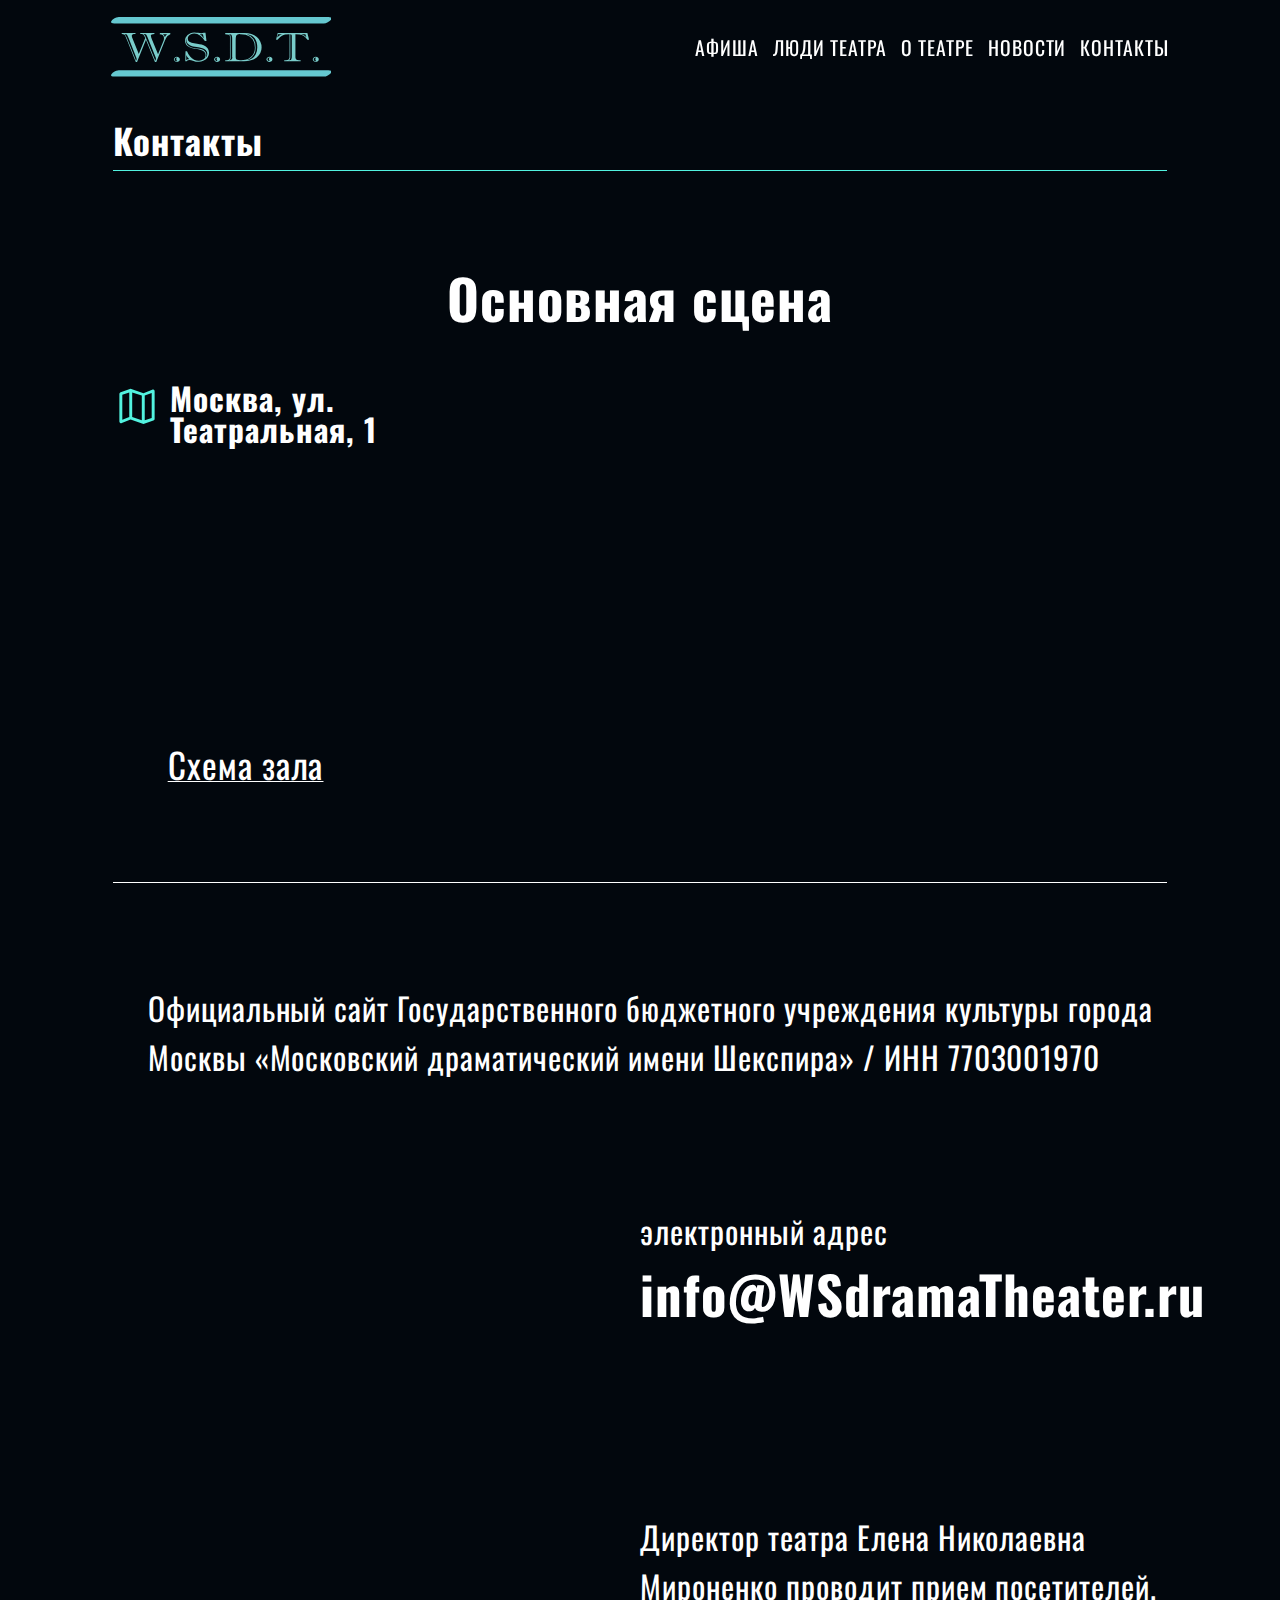
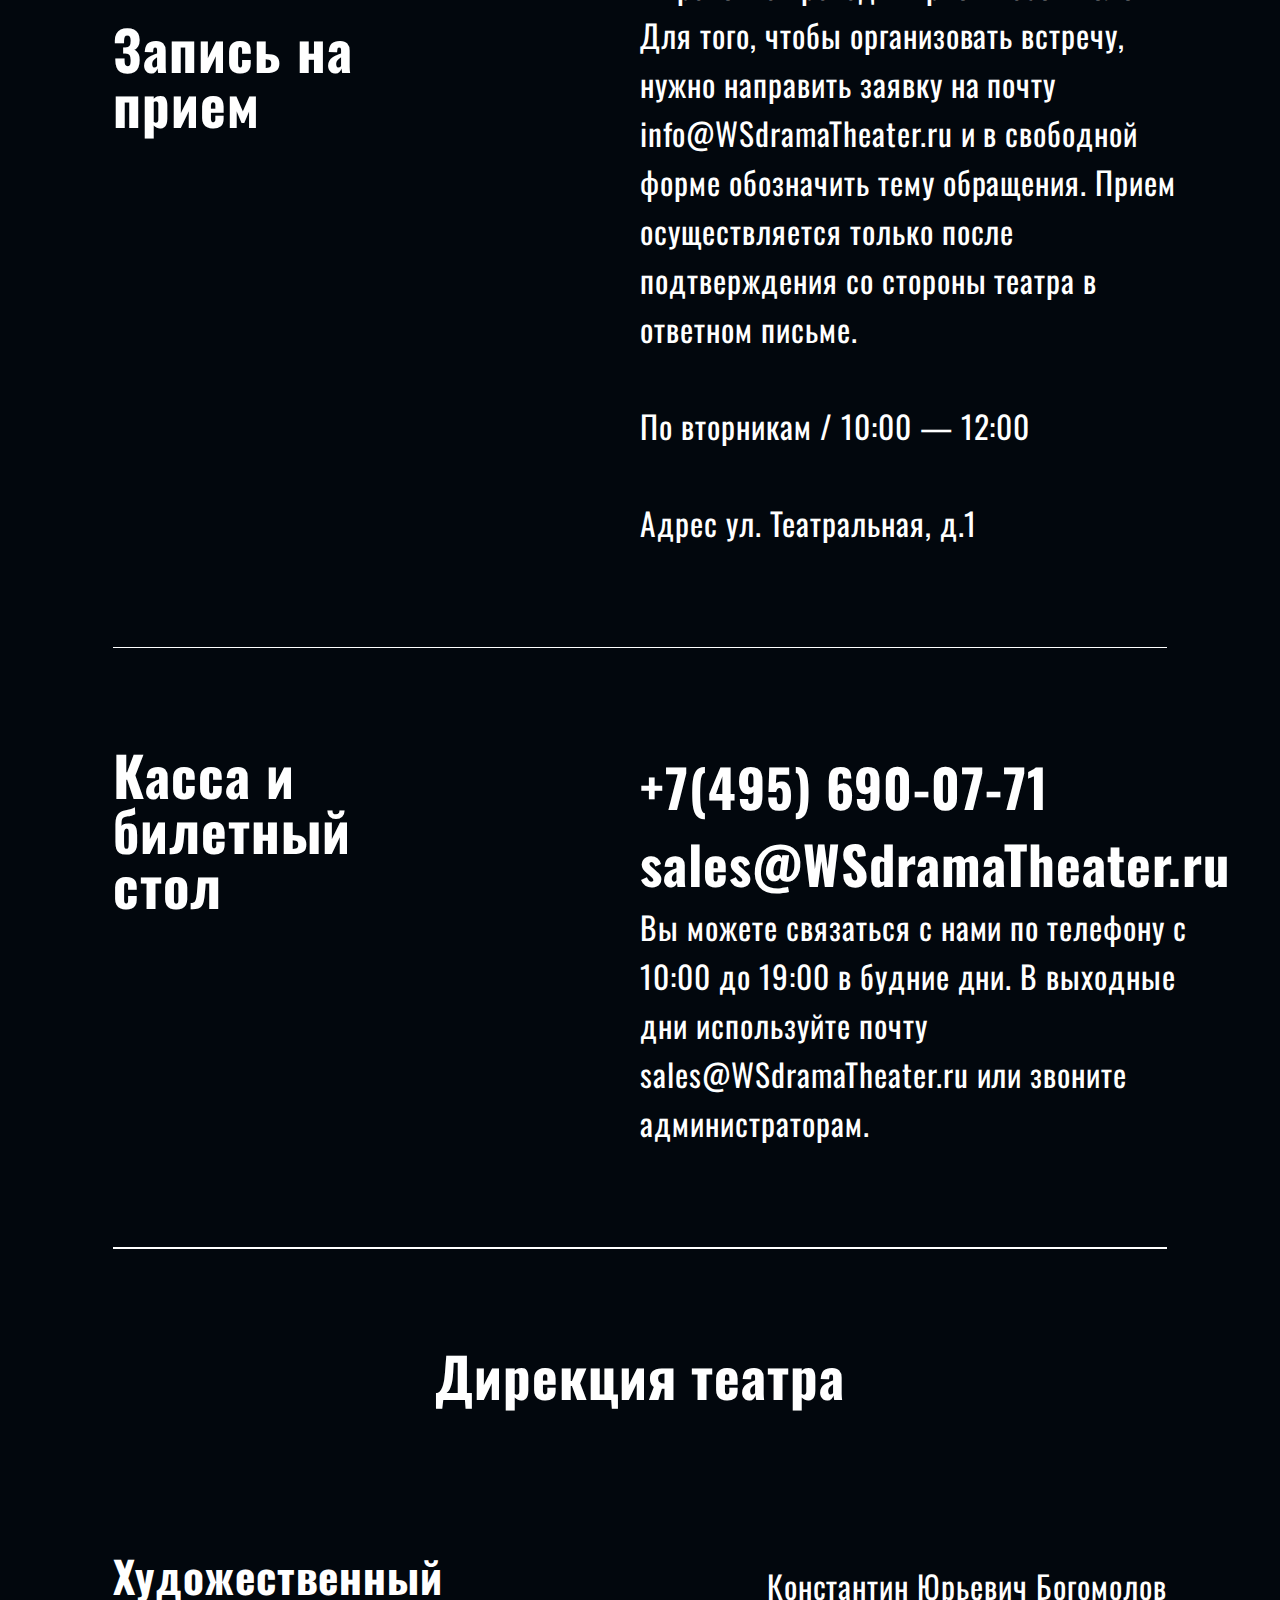
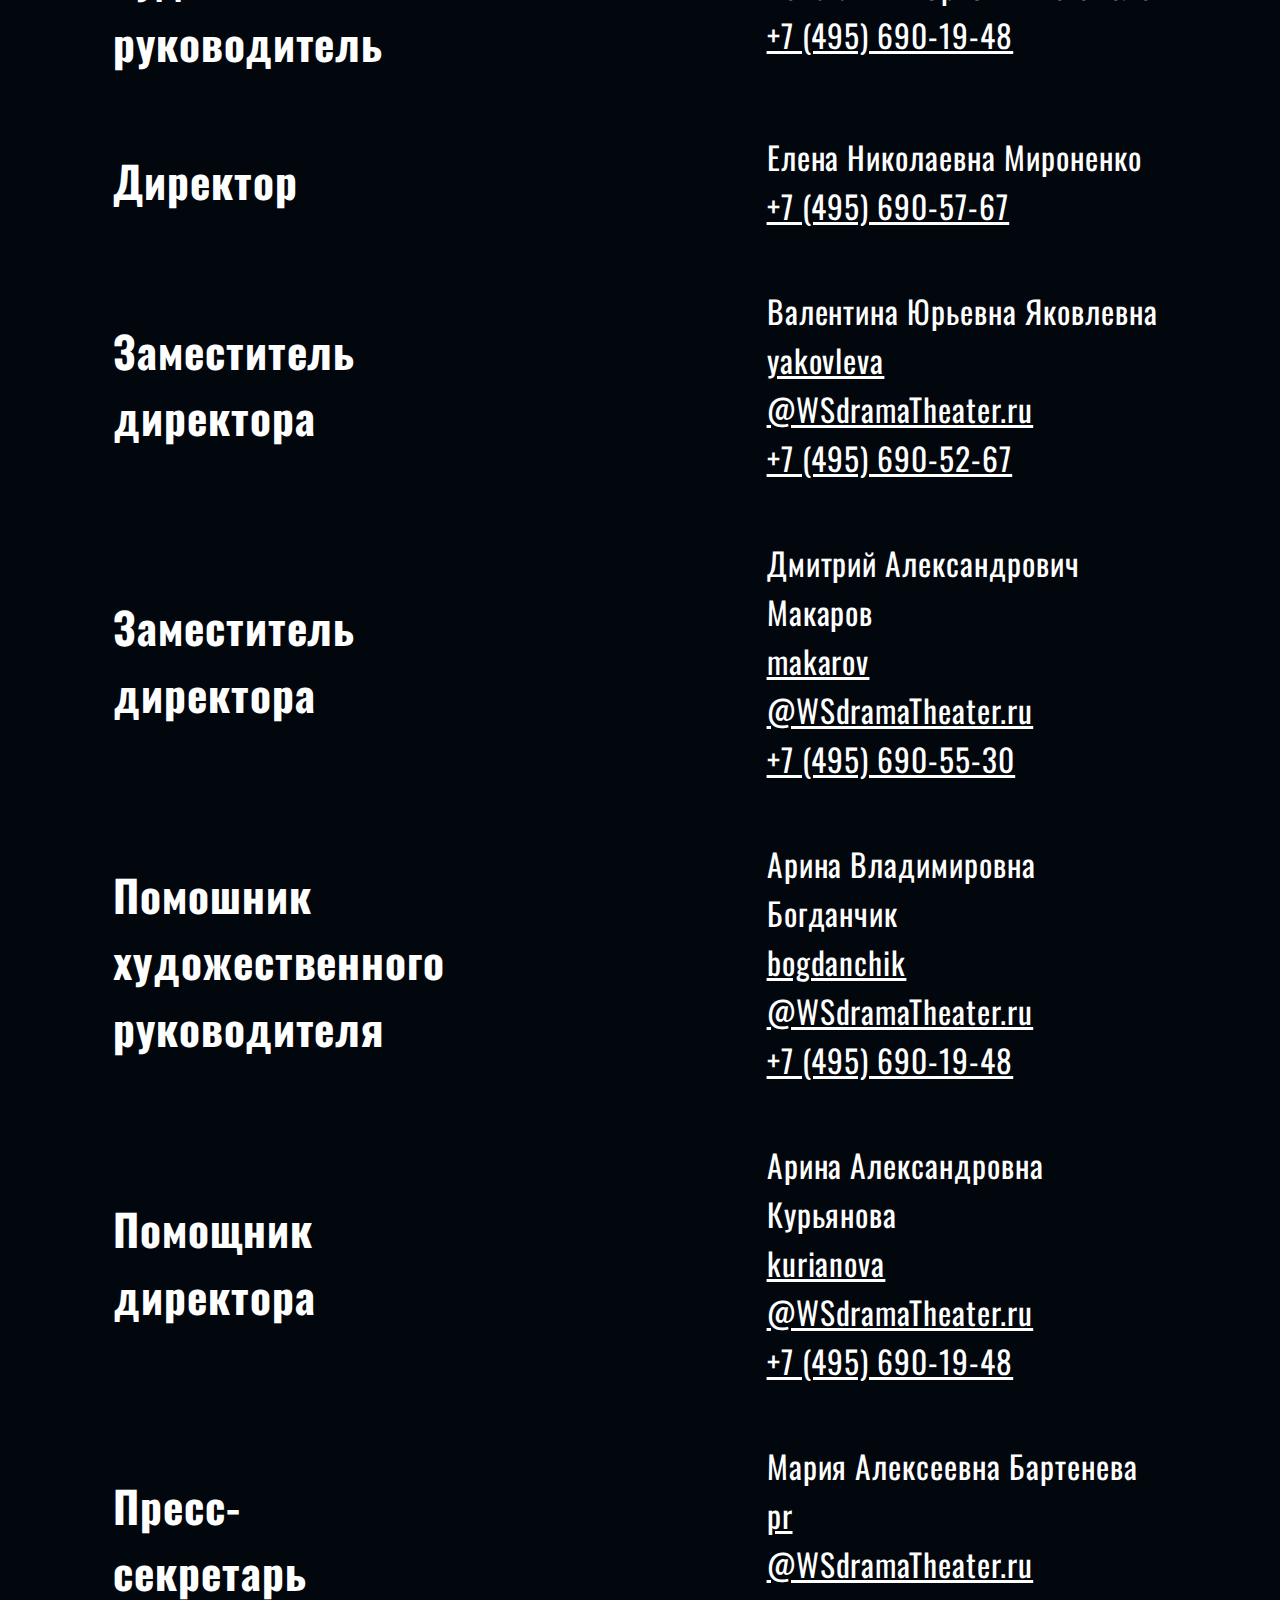
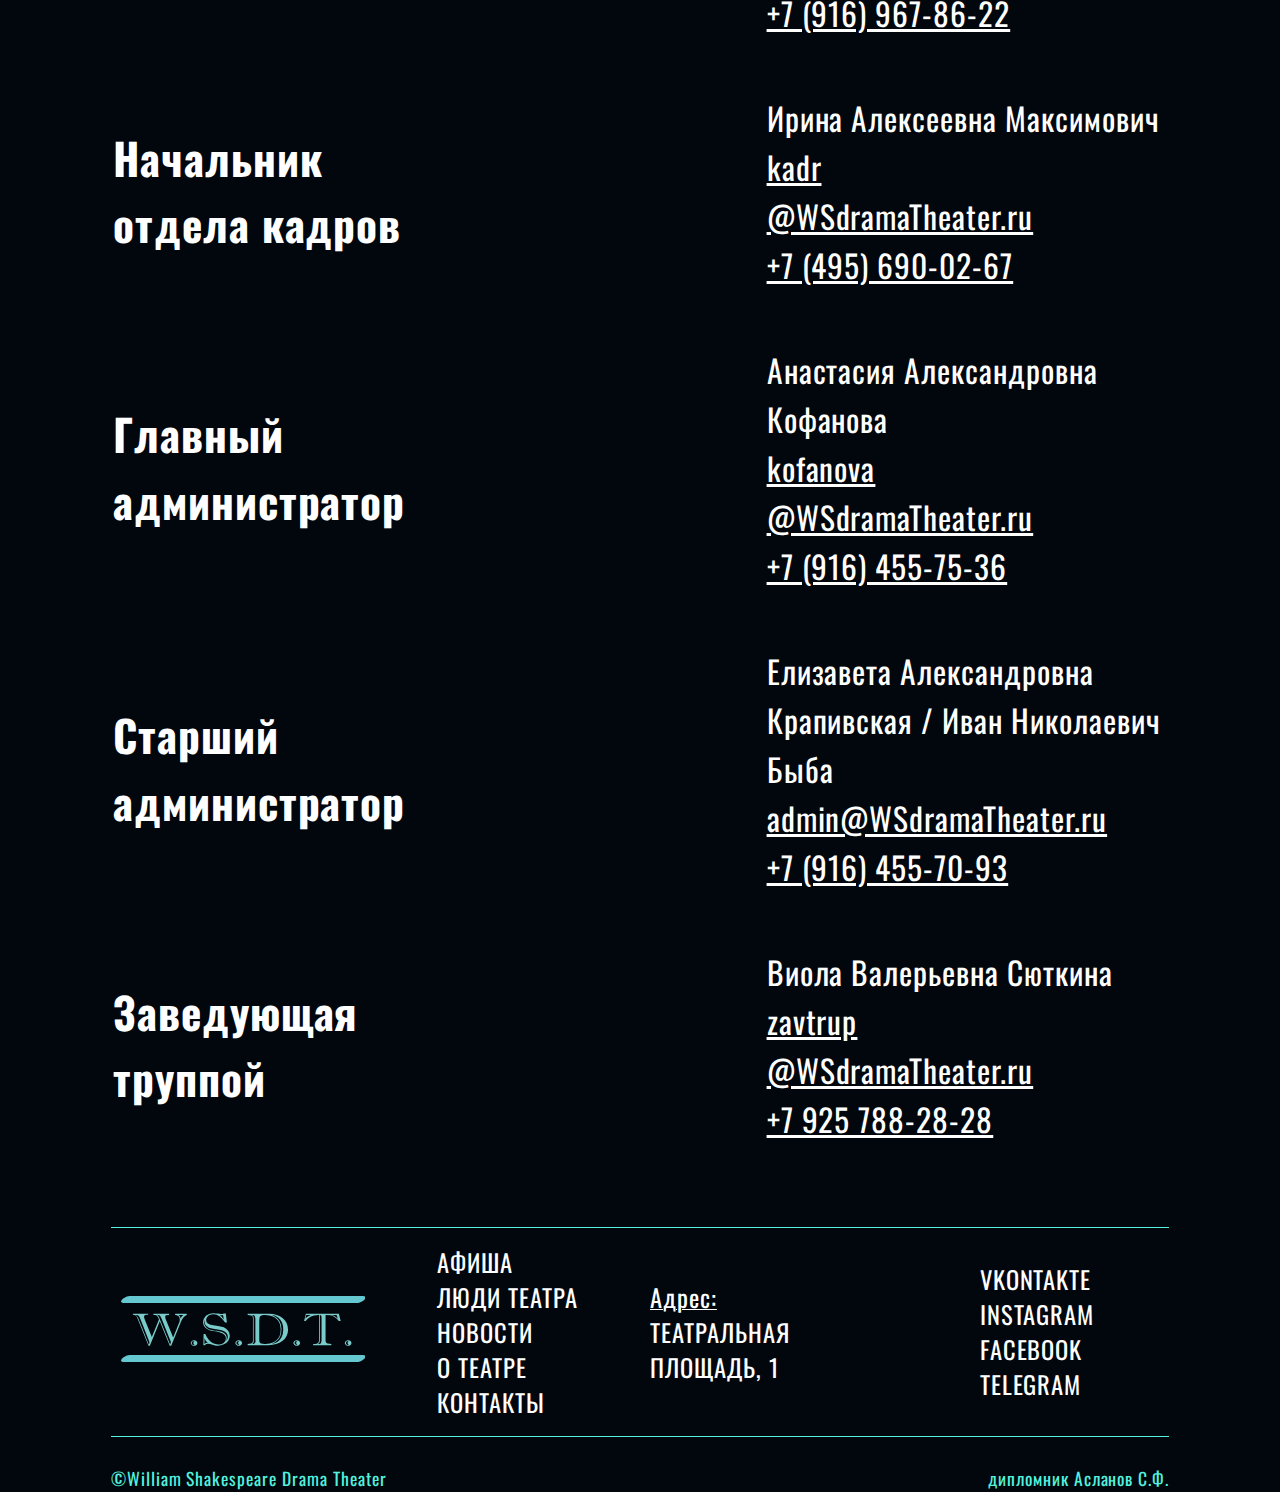
<file: WSDT - site/contacts.html>
<!DOCTYPE html>
<html lang="ru">
<head>
    <meta charset="UTF-8">
    <meta http-equiv="X-UA-Compatible" content="IE=edge">
    <meta name="viewport" content="width=device-width, initial-scale=1.0, user-scalable=0">
    <meta name="format-detection" content="telephone=no">
    <meta name="description" content="Билеты на официальном сайте William Shakespeare Drama Theatre. Онлайн покупка билетов на спектакль. Афиша">
    <meta name="keywords" content="Купить билеты, купить билеты на официальном сайте Willaim Shakespeare Drama Theatre, William Shakespeare Drama Theatre, ws drama theatre">
    <title>Drama Theatre - Main</title>
    <link rel="stylesheet" href="./css/contacts.css">
    <link rel="icon" href="img/icons/favicon.svg">
    <script src="./js/modules/burger.js" defer></script>
</head>
<body>
    <div class="wrapper">
        <header class="header">
            <div class="header__inside container">
                <div class="header__logo">
                    <a href="./index.html">
                        <svg xmlns="http://www.w3.org/2000/svg" viewBox="0 0 55.34 14.96"><defs><style>.cls-1{fill:#52F2DF;}.cls-2{fill:#52F2DF;}</style></defs><path class="cls-1" d="M24,30.39H26.6v.28a1.77,1.77,0,0,0-.76.56,4.51,4.51,0,0,0-.62,1.12l-2.14,5.29h-.33l-2.26-5.55-2.24,5.55h-.31l-2.23-5.55c-.2-.49-.34-.82-.42-1a.86.86,0,0,0-.31-.34,1.11,1.11,0,0,0-.57-.11v-.28h3.45v.28h-.14c-.53,0-.79.13-.79.41a2.26,2.26,0,0,0,.19.71l1.57,3.91,1.62-4a2.73,2.73,0,0,0-.28-.61.82.82,0,0,0-.54-.4l-.43,0v-.28h3.55v.28a2.27,2.27,0,0,0-.66.08.29.29,0,0,0-.24.3A3,3,0,0,0,22,32l1.52,3.74,1.25-3.09a4.36,4.36,0,0,0,.2-.53A1.71,1.71,0,0,0,25,31.6a.8.8,0,0,0-.27-.67,1.31,1.31,0,0,0-.8-.26ZM15.74,31.7,18,37.35l.07-.13a1.07,1.07,0,0,0,.07-.15.44.44,0,0,0,0-.15.91.91,0,0,0-.1-.4L16.15,31.7a7.07,7.07,0,0,0-.32-.71.66.66,0,0,0-.28-.27.94.94,0,0,0-.47,0,.88.88,0,0,1,.34.35A5,5,0,0,1,15.74,31.7Zm4.76-.08,2.33,5.7a1.11,1.11,0,0,0,.17-.48,1.23,1.23,0,0,0-.12-.4l-2-5c-.11-.25-.19-.41-.24-.51a.58.58,0,0,0-.25-.21,1.24,1.24,0,0,0-.49-.08A2.11,2.11,0,0,1,20.5,31.62Zm5.34-.95H24.68a.89.89,0,0,1,.39.34,1,1,0,0,1,.13.46,2.93,2.93,0,0,1,.27-.46A1.5,1.5,0,0,1,25.84,30.67Z" transform="translate(-11.72 -26.37)"/><path class="cls-1" d="M28.23,36.36a.77.77,0,0,1,.52.18A.6.6,0,0,1,29,37a.55.55,0,0,1-.1.32.75.75,0,0,1-.27.23.74.74,0,0,1-.36.09.76.76,0,0,1-.51-.19.6.6,0,0,1,0-.91A.74.74,0,0,1,28.23,36.36Zm.12,1.06a1.59,1.59,0,0,1-.19-.2A.43.43,0,0,1,28.1,37a.45.45,0,0,1,.06-.26.66.66,0,0,1,.19-.18h-.14a.51.51,0,0,0-.35.13.43.43,0,0,0-.15.33.4.4,0,0,0,.15.31.48.48,0,0,0,.34.13Z" transform="translate(-11.72 -26.37)"/><path class="cls-1" d="M30.41,34.94h.38a5.2,5.2,0,0,0,.78,1.34,2.94,2.94,0,0,0,1,.8,2.45,2.45,0,0,0,1.12.26A2.05,2.05,0,0,0,34.94,37a1.23,1.23,0,0,0,.52-1,1.15,1.15,0,0,0-.35-.89,1.88,1.88,0,0,0-.82-.45A10,10,0,0,0,33,34.36a7.35,7.35,0,0,1-1.11-.21,2.92,2.92,0,0,1-.87-.41,1.73,1.73,0,0,1-.54-.64,1.65,1.65,0,0,1-.19-.79,1.92,1.92,0,0,1,.17-.78,2,2,0,0,1,1.19-1.11,2.69,2.69,0,0,1,1-.17,6.17,6.17,0,0,1,.93.1,5.69,5.69,0,0,0,.81.09,1.45,1.45,0,0,0,.59-.12h.45l.25,2.07h-.41A5.09,5.09,0,0,0,34.05,31a2.33,2.33,0,0,0-1.48-.49,1.93,1.93,0,0,0-.79.17,1.49,1.49,0,0,0-.58.47,1,1,0,0,0-.22.65.86.86,0,0,0,.4.77,3,3,0,0,0,1.18.4c.52.1,1,.17,1.4.24a4.24,4.24,0,0,1,1,.24,2.47,2.47,0,0,1,1,.78,1.91,1.91,0,0,1,.37,1.13A2.08,2.08,0,0,1,36,36.47a2.46,2.46,0,0,1-1,.84,2.94,2.94,0,0,1-1.37.32,2.55,2.55,0,0,1-.64-.06l-.75-.22a3.31,3.31,0,0,0-.81-.16.92.92,0,0,0-.74.31h-.33Zm.19-3.22a2.44,2.44,0,0,0-.1.62,1.49,1.49,0,0,0,.11.54,1.87,1.87,0,0,0,.77.9,2.38,2.38,0,0,0,.76.28c.28.06.68.12,1.22.2a6.19,6.19,0,0,1,1.1.22,1.74,1.74,0,0,1,.88.54,1.24,1.24,0,0,1,.31.85,1.49,1.49,0,0,1-.24.76,1.3,1.3,0,0,0,.48-1,1.23,1.23,0,0,0-.35-.93,2.2,2.2,0,0,0-.88-.51,9.78,9.78,0,0,0-1.44-.3l-.93-.14A2.44,2.44,0,0,1,31,33.1,1.48,1.48,0,0,1,30.6,32v-.18A.65.65,0,0,1,30.6,31.72Zm0,4.16v1.34a.86.86,0,0,1,.31-.24,1.11,1.11,0,0,1,.45,0l-.28-.29a1.54,1.54,0,0,1-.21-.28A2.56,2.56,0,0,1,30.6,35.88ZM35,31.68l-.2-1a1.58,1.58,0,0,1-.38.05,2.58,2.58,0,0,1-.46-.05,1.77,1.77,0,0,1,.41.29,4.74,4.74,0,0,1,.37.39A2.79,2.79,0,0,0,35,31.68Z" transform="translate(-11.72 -26.37)"/><path class="cls-1" d="M38.36,36.36a.77.77,0,0,1,.52.18.61.61,0,0,1,.22.46.56.56,0,0,1-.11.32.75.75,0,0,1-.27.23.74.74,0,0,1-.36.09.76.76,0,0,1-.51-.19.6.6,0,0,1,0-.91A.74.74,0,0,1,38.36,36.36Zm.12,1.06a1.59,1.59,0,0,1-.19-.2.43.43,0,0,1-.06-.24.45.45,0,0,1,.06-.26.66.66,0,0,1,.19-.18h-.14a.51.51,0,0,0-.35.13.43.43,0,0,0-.15.33.4.4,0,0,0,.15.31.48.48,0,0,0,.34.13Z" transform="translate(-11.72 -26.37)"/><path class="cls-1" d="M45,37.5H40.38v-.28a3.17,3.17,0,0,0,.74-.08.56.56,0,0,0,.35-.23,1.07,1.07,0,0,0,.1-.5V31.34a.52.52,0,0,0-.28-.51,2.81,2.81,0,0,0-.91-.16v-.28h4.84a5.38,5.38,0,0,1,1.74.27,4,4,0,0,1,1.36.75,3.28,3.28,0,0,1,.88,1.15A3.32,3.32,0,0,1,49.51,34a3,3,0,0,1-.32,1.4,3.21,3.21,0,0,1-.91,1.11,4.45,4.45,0,0,1-1.44.74A6.14,6.14,0,0,1,45,37.5Zm-2.88-1.06V31.78a1.87,1.87,0,0,0-.13-.84c-.09-.17-.31-.25-.67-.25a.58.58,0,0,1,.33.27,1.11,1.11,0,0,1,.08.5v4.85a2.13,2.13,0,0,1,0,.49.68.68,0,0,1-.12.27.66.66,0,0,1-.25.15.67.67,0,0,0,.8-.78ZM43,32.12v4.07a2,2,0,0,0,.08.64.47.47,0,0,0,.33.29,2.53,2.53,0,0,0,.85.1,5,5,0,0,0,1.15-.11,3.32,3.32,0,0,0,1-.4,3.2,3.2,0,0,0,.84-.71,2.35,2.35,0,0,0,.44-.88,3.76,3.76,0,0,0,.14-1.1,3,3,0,0,0-2.3-3.2,5.77,5.77,0,0,0-1.4-.15,1.48,1.48,0,0,0-.77.14.55.55,0,0,0-.27.39A6.15,6.15,0,0,0,43,32.12Zm2.74,5.1a3,3,0,0,0,1.35-.44,2.68,2.68,0,0,0,.95-1.07A3.74,3.74,0,0,0,48.42,34a4.65,4.65,0,0,0-.16-1.27,3.22,3.22,0,0,0-.49-1,2.48,2.48,0,0,0-.79-.69,2.78,2.78,0,0,0-.56-.24,5.56,5.56,0,0,0-.64-.13A3.18,3.18,0,0,1,48,34.07a3.75,3.75,0,0,1-.24,1.39,2.72,2.72,0,0,1-.74,1A3.8,3.8,0,0,1,45.78,37.22Z" transform="translate(-11.72 -26.37)"/><path class="cls-1" d="M51.49,36.36a.77.77,0,0,1,.52.18.58.58,0,0,1,.22.46.56.56,0,0,1-.11.32.62.62,0,0,1-.27.23.74.74,0,0,1-.36.09.76.76,0,0,1-.51-.19.6.6,0,0,1,0-.91A.76.76,0,0,1,51.49,36.36Zm.12,1.06a1.59,1.59,0,0,1-.19-.2.43.43,0,0,1-.06-.24.45.45,0,0,1,.06-.26.66.66,0,0,1,.19-.18h-.14a.53.53,0,0,0-.35.13A.43.43,0,0,0,51,37a.4.4,0,0,0,.15.31.48.48,0,0,0,.34.13Z" transform="translate(-11.72 -26.37)"/><path class="cls-1" d="M53.55,30.39H61l.42,1.66H61a3.29,3.29,0,0,0-1-.95,2.37,2.37,0,0,0-.92-.36A8.43,8.43,0,0,0,58,30.67V36.4a.86.86,0,0,0,.12.5.62.62,0,0,0,.4.24,3.77,3.77,0,0,0,.79.08v.28H55.19v-.28a3.7,3.7,0,0,0,.78-.07.57.57,0,0,0,.41-.24.89.89,0,0,0,.14-.57V30.67a5,5,0,0,0-1.1.11,2.71,2.71,0,0,0-.79.28,2.39,2.39,0,0,0-.52.37c-.14.13-.34.34-.61.62h-.36Zm1.09.28h-1l-.23.85A4.54,4.54,0,0,1,54,31,3.23,3.23,0,0,1,54.64,30.67Zm2.45,5.55V31.27a1,1,0,0,0-.08-.44.33.33,0,0,0-.3-.16V36.4a1.22,1.22,0,0,1-.08.5.78.78,0,0,1-.33.32h.13c.28,0,.46-.07.54-.23A1.78,1.78,0,0,0,57.09,36.22Zm3.67-4.75-.27-.8h-1.1a2.6,2.6,0,0,1,.75.31A4.89,4.89,0,0,1,60.76,31.47Z" transform="translate(-11.72 -26.37)"/><path class="cls-1" d="M63.13,36.36a.76.76,0,0,1,.51.18.58.58,0,0,1,.22.46.56.56,0,0,1-.11.32.65.65,0,0,1-.26.23.8.8,0,0,1-.36.09.77.77,0,0,1-.52-.19.6.6,0,0,1,0-.91A.77.77,0,0,1,63.13,36.36Zm.11,1.06a1.59,1.59,0,0,1-.19-.2A.43.43,0,0,1,63,37a.45.45,0,0,1,.06-.26.66.66,0,0,1,.19-.18H63.1a.53.53,0,0,0-.35.13.43.43,0,0,0-.15.33.4.4,0,0,0,.15.31.48.48,0,0,0,.34.13Z" transform="translate(-11.72 -26.37)"/><path class="cls-2" d="M12.53,41.33H65.11c1.06,0,3.09-1.6,1.14-1.6H13.67c-1.06,0-3.08,1.6-1.14,1.6Z" transform="translate(-11.72 -26.37)"/><path class="cls-2" d="M66.25,26.37H13.67c-1.06,0-3.08,1.6-1.14,1.6H65.11c1.06,0,3.09-1.6,1.14-1.6Z" transform="translate(-11.72 -26.37)"/></svg>
                    </a>
                    <a href="./index.html">
                        <svg width="74" height="54" viewBox="0 0 74 54" fill="#52F2DF" xmlns="http://www.w3.org/2000/svg">
                            <path d="M35.3802 14.5107H44.7767V15.5214C43.6948 15.9344 42.7455 16.633 42.03 17.5428C41.0945 18.7771 40.34 20.1384 39.7893 21.5856L32.0553 40.6805H30.8627L22.695 20.6471L14.5996 40.6805H13.4792L5.41997 20.6471C4.69717 18.8783 4.1912 17.6872 3.90208 17.0374C3.64716 16.5343 3.25985 16.11 2.78173 15.8102C2.14249 15.4976 1.43151 15.3606 0.721741 15.4131V14.4024H13.1901V15.4131H12.6842C10.7687 15.4131 9.82908 15.8823 9.82908 16.893C9.91642 17.779 10.1484 18.6447 10.5157 19.4559L16.1898 33.5695L22.0445 19.131C21.7991 18.3583 21.4593 17.6187 21.0326 16.9291C20.8278 16.5645 20.548 16.2472 20.2117 15.9984C19.8753 15.7495 19.4899 15.5746 19.081 15.4853H17.5269V14.4746H30.3567V15.4853C29.5518 15.4641 28.7481 15.5614 27.9715 15.7741C27.7195 15.8178 27.4923 15.952 27.3325 16.1515C27.1727 16.3509 27.0915 16.6018 27.1041 16.857C27.2563 18.0626 27.6106 19.234 28.1522 20.3222L33.6455 33.8222L38.163 22.6685C38.4452 22.0471 38.6867 21.408 38.8858 20.7553C39.0177 20.1389 39.0543 19.5059 38.9942 18.8783C39.0329 18.427 38.9647 17.973 38.7952 17.5528C38.6257 17.1327 38.3596 16.7583 38.0185 16.4599C37.1842 15.8381 36.1681 15.5083 35.1272 15.5214L35.3802 14.5107ZM5.52839 19.2393L13.6961 39.6337L13.9491 39.1644C14.0473 38.9908 14.1318 38.8097 14.202 38.623C14.2331 38.4438 14.2331 38.2607 14.202 38.0815C14.1938 37.579 14.0701 37.085 13.8406 36.6377L7.01014 19.2393C6.67208 18.3645 6.286 17.5089 5.85365 16.6765C5.62203 16.2574 5.2694 15.9178 4.84173 15.7019C4.28467 15.5582 3.7002 15.5582 3.14314 15.7019C3.66377 15.9989 4.08974 16.4368 4.3719 16.9652C4.81061 17.6951 5.19707 18.455 5.52839 19.2393V19.2393ZM22.7311 18.9505L31.1518 39.5254C31.4883 39.0032 31.6986 38.4101 31.7662 37.7928C31.7051 37.2903 31.5584 36.802 31.3325 36.3489L24.1045 18.3008C23.7069 17.3984 23.4178 16.8209 23.2371 16.4599C23.0148 16.126 22.7012 15.8629 22.3336 15.7019C21.7688 15.4874 21.1665 15.3891 20.5627 15.4131C21.5993 16.3692 22.3499 17.5937 22.7311 18.9505ZM42.03 15.5214H37.8378C38.4189 15.782 38.9094 16.2092 39.2472 16.7487C39.5359 17.2561 39.6971 17.8258 39.717 18.4091C39.9911 17.8271 40.3177 17.2714 40.6928 16.7487C41.0663 16.2674 41.5184 15.8525 42.03 15.5214Z" fill="#52F2DF"/>
                            <path d="M39.6675 36.0602C40.3526 36.0381 41.0218 36.2695 41.5468 36.7099C41.8132 36.9005 42.0329 37.1489 42.1894 37.4365C42.3459 37.7241 42.4351 38.0433 42.4503 38.3703C42.4531 38.7835 42.3268 39.1873 42.0889 39.5254C41.8347 39.8761 41.5001 40.1608 41.1131 40.3556C40.7141 40.5725 40.2663 40.6843 39.812 40.6805C39.134 40.6869 38.4774 40.4427 37.9689 39.9946C37.7321 39.7913 37.542 39.5393 37.4117 39.2559C37.2814 38.9724 37.214 38.6642 37.214 38.3523C37.214 38.0404 37.2814 37.7321 37.4117 37.4487C37.542 37.1652 37.7321 36.9132 37.9689 36.7099C38.4417 36.3017 39.0427 36.0719 39.6675 36.0602ZM40.1012 39.8863C39.8518 39.666 39.622 39.4245 39.4145 39.1644C39.272 38.924 39.1971 38.6497 39.1977 38.3703C39.1733 38.0428 39.2489 37.7156 39.4145 37.4318C39.5977 37.1716 39.8311 36.9507 40.1012 36.7821H39.5952C39.1293 36.7732 38.6774 36.9408 38.3303 37.2513C38.1585 37.3985 38.0211 37.5813 37.9274 37.7871C37.8338 37.9928 37.7863 38.2165 37.7882 38.4425C37.7894 38.6576 37.8387 38.8697 37.9325 39.0633C38.0263 39.2569 38.1622 39.4271 38.3303 39.5615C38.6623 39.873 39.1037 40.0415 39.5591 40.0307L40.1012 39.8863Z" fill="#52F2DF"/>
                            <path d="M47.5461 30.9345H48.9194C49.6118 32.6785 50.562 34.3089 51.7384 35.7714C52.716 36.9875 53.9499 37.9735 55.3524 38.6591C56.608 39.2882 57.9954 39.6099 59.4001 39.5976C60.9992 39.687 62.5842 39.2564 63.9176 38.3703C64.4962 37.9618 64.9687 37.4211 65.2956 36.7932C65.6225 36.1653 65.7944 35.4684 65.7969 34.7607C65.8292 34.1659 65.7329 33.5712 65.5147 33.0169C65.2964 32.4626 64.9613 31.9616 64.532 31.5482C63.697 30.766 62.6776 30.2073 61.5685 29.9238C60.0402 29.4604 58.4827 29.0986 56.9064 28.8409C55.5517 28.6914 54.2106 28.438 52.8949 28.0829C51.7721 27.7666 50.7096 27.2665 49.7507 26.603C48.9205 26.0042 48.2504 25.2109 47.7991 24.2928C47.3358 23.4143 47.0997 22.434 47.1124 21.4412C47.1175 20.4701 47.3268 19.5108 47.7268 18.6257C48.1225 17.6941 48.7098 16.856 49.4507 16.1657C50.1916 15.4755 51.0695 14.9485 52.0275 14.619C53.1823 14.1874 54.4088 13.9792 55.6415 14.0054C56.7694 14.0406 57.893 14.1612 59.0026 14.3663C59.9693 14.5444 60.9476 14.6529 61.9299 14.6912C62.6632 14.6974 63.3896 14.5498 64.0622 14.258H65.6885L66.592 21.73H65.1103C63.9597 19.8026 62.4653 18.1021 60.7011 16.7126C59.1745 15.5271 57.2858 14.9025 55.3524 14.9439C54.368 14.9449 53.395 15.154 52.4973 15.5575C51.6658 15.9362 50.9444 16.52 50.4012 17.254C49.8674 17.918 49.5857 18.749 49.6061 19.6003C49.5787 20.15 49.6982 20.697 49.9522 21.1854C50.2062 21.6738 50.5857 22.086 51.0517 22.3797C52.3564 23.1538 53.8092 23.6457 55.3163 23.8236C57.1955 24.1845 58.9303 24.4372 60.3759 24.6899C61.6113 24.8311 62.8249 25.122 63.9899 25.5562C65.4194 26.1645 66.6651 27.135 67.6039 28.3717C68.4728 29.5546 68.9413 30.9835 68.9411 32.4506C68.9313 33.872 68.5178 35.2614 67.7485 36.4572C66.8393 37.7747 65.5907 38.8223 64.1345 39.4893C62.602 40.2689 60.9029 40.6653 59.1833 40.6444C58.4062 40.67 57.629 40.5972 56.8703 40.4278L54.1598 39.6337C53.2119 39.3199 52.2285 39.1259 51.2324 39.0562C50.731 39.0289 50.2298 39.1154 49.7667 39.3092C49.3035 39.503 48.8903 39.799 48.558 40.1752H47.3654L47.5461 30.9345ZM48.2328 19.3115C48.0163 20.0388 47.8948 20.7911 47.8714 21.5495C47.8814 22.2183 48.0162 22.8793 48.2689 23.4987C48.8196 24.8541 49.7962 25.9942 51.0517 26.7473C51.9027 27.2385 52.8317 27.5804 53.7984 27.7581C54.8103 27.9746 56.2559 28.1912 58.2075 28.48C59.5539 28.624 60.8845 28.8898 62.1829 29.2741C63.416 29.5875 64.525 30.2671 65.3632 31.2233C66.1103 32.0686 66.5104 33.1643 66.4836 34.2915C66.4492 35.2676 66.1494 36.216 65.6162 37.0348C66.154 36.5982 66.5885 36.0481 66.8884 35.424C67.1883 34.8 67.3463 34.1174 67.3509 33.4252C67.3855 32.8085 67.2908 32.1915 67.073 31.6134C66.8552 31.0354 66.5191 30.5091 66.086 30.0682C65.1845 29.2149 64.0952 28.5844 62.9057 28.2273C61.2006 27.7364 59.461 27.3744 57.7015 27.1444L54.3405 26.6391C52.585 26.3449 50.9597 25.5269 49.6784 24.2928C49.1798 23.7639 48.7944 23.139 48.5459 22.4563C48.2973 21.7736 48.1908 21.0474 48.2328 20.3222V19.6725C48.2235 19.5523 48.2235 19.4317 48.2328 19.3115ZM48.2328 34.3276V39.1645C48.5345 38.7934 48.9179 38.4969 49.3531 38.2982C49.8895 38.1872 50.443 38.1872 50.9794 38.2982L49.9675 37.2514C49.6769 36.9444 49.4223 36.6053 49.2086 36.2407C48.81 35.643 48.4825 35.001 48.2328 34.3276V34.3276ZM64.1345 19.1671L63.4117 15.5575C62.9629 15.6731 62.5017 15.7337 62.0383 15.738C61.4799 15.7277 60.9235 15.6673 60.3759 15.5575C60.9171 15.8343 61.416 16.1868 61.8576 16.6043C62.3297 17.0479 62.7761 17.5179 63.1948 18.0121C63.4791 18.4197 63.7932 18.8058 64.1345 19.1671Z" fill="#52F2DF"/>
                            <path d="M2.06796 54H71.4225C72.8207 54 75.4983 48 72.9262 48H3.57165C2.17348 48 -0.49096 54 2.06796 54Z" fill="#52F2DF"/>
                            <path d="M72.9409 0H4.53642C3.15741 0 0.529464 6 3.05333 6H71.4578C72.8369 6 75.4778 0 72.9409 0Z" fill="#52F2DF"/>
                            </svg>
                    </a>
                </div>
                <div class="header__burger">
                    <span></span>
                </div>
                <nav class="header__nav">
                    <ul class="header__list">
                        <li class="header__link"><a href="./affiche.html" class="header__reference">АФИША</a></li>
                        <li class="header__link"><a href="./people.html" class="header__reference">ЛЮДИ ТЕАТРА</a></li>
                        <li class="header__link"><a href="./about.html" class="header__reference">О ТЕАТРЕ</a></li>
                        <li class="header__link"><a href="./news.html" class="header__reference">НОВОСТИ</a></li>
                        <li class="header__link"><a href="./contacts.html" class="header__reference">КОНТАКТЫ</a></li>
                    </ul>
                </nav>
            </div>
        </header>
        <main class="content">
            <div class="content__inside container">
                <div class="contacts">
                    <div class="contacts__inside">
                        <h1 class="contacts__heading content__heading">Контакты</h1>
                        <div class="contacts__scene">
                            <h2 class="contacts__title">Основная сцена</h2>
                            <div class="contacts__column">
                                <div class="contacts__adress">
                                    <div class="contacts__subrow">
                                        <div class="contacts__img">
                                            <svg width="48" height="49" viewBox="0 0 48 49" fill="#52F2DF" xmlns="http://www.w3.org/2000/svg">
                                                <path d="M30.6 42.8945L17.45 38.2445L8.5 41.7945C7.93333 42.0945 7.375 42.0779 6.825 41.7445C6.275 41.4112 6 40.9112 6 40.2445V12.3445C6 11.9112 6.125 11.5279 6.375 11.1945C6.625 10.8612 6.95 10.6112 7.35 10.4445L17.45 6.89453L30.6 11.4945L39.5 7.94453C40.0667 7.67786 40.625 7.70286 41.175 8.01953C41.725 8.3362 42 8.82786 42 9.49453V37.7445C42 38.1112 41.875 38.4279 41.625 38.6945C41.375 38.9612 41.0667 39.1612 40.7 39.2945L30.6 42.8945ZM28.9 39.1445V13.8945L19.1 10.5945V35.8445L28.9 39.1445ZM31.9 39.1445L39 36.7945V11.1945L31.9 13.8945V39.1445ZM9 38.5445L16.1 35.8445V10.5945L9 12.9445V38.5445ZM31.9 13.8945V39.1445V13.8945ZM16.1 10.5945V35.8445V10.5945Z" fill="#52F2DF"/>
                                                </svg>
                                        </div>
                                            <h3 class="contacts__adress-item">Москва, ул. Театральная, 1</h3>
                                    </div>
                                    <a href="./img/main/scene.webp" target="_blank" class="contacts__link">Схема зала</a>
                                </div>
                            </div>
                            <div class="contacts__column contacts__column_map">
                                <iframe src="https://www.google.com/maps/embed?pb=!1m18!1m12!1m3!1d2244.8990900475947!2d37.61412033262364!3d55.76025513669816!2m3!1f0!2f0!3f0!3m2!1i1024!2i768!4f13.1!3m3!1m2!1s0x46b54a5b4d23805f%3A0x5e0bb3864af05007!2z0KLQtdCw0YLRgNCw0LvRjNC90LDRjyDQv9C7LiwgMSwg0JzQvtGB0LrQstCwLCAxMjUwMDk!5e0!3m2!1sru!2sru!4v1654525437916!5m2!1sru!2sru" width="600" height="480" style="border:0;" allowfullscreen="" loading="lazy" referrerpolicy="no-referrer-when-downgrade"></iframe>
                            </div>
                        </div>
                        <hr class="contacts__line line">
                        <div class="contacts__entry">
                            <div class="contacts__column contacts__column_wide">
                                <p class="contacts__text contacts__text_narrow">
                                    Официальный сайт Государственного бюджетного учреждения культуры города Москвы «Московский драматический имени Шекспира» / ИНН 7703001970
                                </p>
                            </div>
                            <div class="contacts___column">
                                <div class="contacts__row">
                                    <div class="contacts__column contacts__column_left-part">
                                        <h2 class="contacts__title">Запись на прием</h2>
                                    </div>
                                    <div class="contacts__column contacts__column_right-part">
                                        <div class="contacts__email">
                                            <p class="contacts__text">электронный адрес</p>
                                            <h2 class="contacts__email-item">info@WSdramaTheater.ru</h2>
                                            </div>
                                           <div class="contact__information">
                                            <p class="contacts__text">
                                                Директор театра Елена Николаевна Мироненко проводит прием посетителей. Для того, чтобы организовать встречу, нужно направить заявку на почту info@WSdramaTheater.ru и в свободной форме обозначить тему обращения. Прием осуществляется только после подтверждения со стороны театра в ответном письме.
                                            </p>
                                            <br>
                                            <br>
                                            <br>
                                            <p class="contacts__text">По вторникам / 10:00 — 12:00</p>
                                            <br>
                                            <br>
                                            <br>
                                            <p class="contacts__text">Адрес ул. Театральная, д.1</p>
                                           </div>
                                    </div>
                                </div>
                            </div>
                        </div>
                        <hr class="contacts__line line">
                        <div class="contacts__cashbox">
                            <div class="contacts___column">
                                <div class="contacts__row">
                                    <div class="contacts__column contacts__column_left-part-two">
                                        <h2 class="contacts__title">Касса и билетный стол</h2>
                                    </div>
                                    <div class="contacts__column contacts__column_right-part">
                                        <div class="contacts__email">
                                            <div class="contacts__contact">
                                                <h2 class="contacts__number">+7(495) 690-07-71</h2>
                                                <h2 class="contacts__email-item">sales@WSdramaTheater.ru</h2>
                                            </div>
                                            <p class="contacts__text">Вы можете связаться с нами по телефону с 10:00 до 19:00 в будние дни. В выходные дни используйте почту sales@WSdramaTheater.ru или звоните администраторам. </p>
                                    </div>
                                </div>    
                                </div>
                                </div>
                        </div>
                        <hr class="contacts__line line">
                        <div class="contacts__directorate">
                            <h2 class="contacts__title contacts__title_tall">Дирекция театра</h2>
                            <div class="contacts__row">
                                <h3 class="contacts__function">Художественный руководитель</h3>
                                <div class="contacts__text contacts__text_aligned">
                                    <div class="contacts__text contacts__text-inside">Константин Юрьевич Богомолов</div>
                                    <div class="contacts__text contacts__text-inside"><u>+7 (495) 690-19-48</u></div>
                                </div>
                            </div>
                            <div class="contacts__row">
                                <h3 class="contacts__function">Директор</h3>
                                <div class="contacts__text contacts__text_aligned">
                                    <div class="contacts__text contacts__text-inside">Елена Николаевна Мироненко</div>
                                    <div class="contacts__text contacts__text-inside"><u>+7 (495) 690-57-67</u></div>
                                </div>
                            </div>
                            <div class="contacts__row">
                                <h3 class="contacts__function">Заместитель директора</h3>
                                <div class="contacts__text contacts__text_aligned">
                                    <div class="contacts__text contacts__text-inside">Валентина Юрьевна Яковлевна</div>
                                    <div class="contacts__text contacts__text-inside"><u>yakovleva<br>@WSdramaTheater.ru</u></div>
                                    <div class="contacts__text contacts__text-inside"><u>+7 (495) 690-52-67</u></div>
                                </div>
                            </div>
                            <div class="contacts__row">
                                <h3 class="contacts__function">Заместитель директора</h3>
                                <div class="contacts__text contacts__text_aligned">
                                    <div class="contacts__text contacts__text-inside">Дмитрий Александрович Макаров</div>
                                    <div class="contacts__text contacts__text-inside"><u>makarov<br>@WSdramaTheater.ru</u></div>
                                    <div class="contacts__text contacts__text-inside"><u>+7 (495) 690-55-30</u></div>
                                </div>
                            </div><div class="contacts__row">
                                <h3 class="contacts__function">Помошник художественного руководителя</h3>
                                <div class="contacts__text contacts__text_aligned">
                                    <div class="contacts__text contacts__text-inside">Арина Владимировна Богданчик</div>
                                    <div class="contacts__text contacts__text-inside"><u>bogdanchik<br>@WSdramaTheater.ru</u></div>
                                    <div class="contacts__text contacts__text-inside"><u>+7 (495) 690-19-48</u></div>
                                </div>
                            </div>
                            <div class="contacts__row">
                                <h3 class="contacts__function">Помощник директора</h3>
                                <div class="contacts__text contacts__text_aligned">
                                    <div class="contacts__text contacts__text-inside">Арина Александровна Курьянова</div>
                                    <div class="contacts__text contacts__text-inside"><u>kurianova<br>@WSdramaTheater.ru</u></div>
                                    <div class="contacts__text contacts__text-inside"><u>+7 (495) 690-19-48</u></div>
                                </div>
                            </div>
                            <div class="contacts__row">
                                <h3 class="contacts__function">Пресс-секретарь</h3>
                                <div class="contacts__text contacts__text_aligned">
                                    <div class="contacts__text contacts__text-inside">Мария Алексеевна Бартенева</div>
                                    <div class="contacts__text contacts__text-inside"><u>pr<br>@WSdramaTheater.ru</u></div>
                                    <div class="contacts__text contacts__text-inside"><u>+7 (916) 967-86-22</u></div>
                                </div>
                            </div>
                            <div class="contacts__row">
                                <h3 class="contacts__function">Начальник отдела кадров</h3>
                                <div class="contacts__text contacts__text_aligned">
                                    <div class="contacts__text contacts__text-inside">Ирина Алексеевна Максимович</div>
                                    <div class="contacts__text contacts__text-inside"><u>kadr<br>@WSdramaTheater.ru</u></div>
                                    <div class="contacts__text contacts__text-inside"><u>+7 (495) 690-02-67</u></div>
                                </div>
                            </div>
                            <div class="contacts__row">
                                <h3 class="contacts__function">Главный администратор</h3>
                                <div class="contacts__text contacts__text_aligned">
                                    <div class="contacts__text contacts__text-inside">Анастасия Александровна Кофанова</div>
                                    <div class="contacts__text contacts__text-inside"><u>kofanova<br>@WSdramaTheater.ru</u></div>
                                    <div class="contacts__text contacts__text-inside"><u>+7 (916) 455-75-36</u></div>
                                </div>
                            </div>
                            <div class="contacts__row">
                                <h3 class="contacts__function">Старший администратор</h3>
                                <div class="contacts__text contacts__text_aligned">
                                    <div class="contacts__text contacts__text-inside">Елизавета Александровна Крапивская / Иван Николаевич Быба</div>
                                    <div class="contacts__text contacts__text-inside"><u>admin@WSdramaTheater.ru</u></div>
                                    <div class="contacts__text contacts__text-inside"><u>+7 (916) 455-70-93</u></div>
                                </div>
                            </div>
                            <div class="contacts__row">
                                <h3 class="contacts__function">Заведующая труппой</h3>
                                <div class="contacts__text contacts__text_aligned">
                                    <div class="contacts__text contacts__text-inside">Виола Валерьевна Сюткина</div>
                                    <div class="contacts__text contacts__text-inside"><u>zavtrup<br>@WSdramaTheater.ru</u></div>
                                    <div class="contacts__text contacts__text-inside"><u>+7 925 788-28-28</u></div>
                                </div>
                            </div>  
                        </div>
                    </div>
                </div>
            </div>
        </main>
        <footer class="footer">
            <div class="footer__inside container">
                <div class="footer__logo">
                    <a href="./index.html">
                    <svg id="Слой_1" data-name="Слой 1" xmlns="http://www.w3.org/2000/svg" viewBox="0 0 55.34 14.96"><defs><style>.cls-1{fill:#79ccca;}.cls-2{fill:#65c8d0;}</style></defs><path class="cls-1" d="M24,30.39H26.6v.28a1.77,1.77,0,0,0-.76.56,4.51,4.51,0,0,0-.62,1.12l-2.14,5.29h-.33l-2.26-5.55-2.24,5.55h-.31l-2.23-5.55c-.2-.49-.34-.82-.42-1a.86.86,0,0,0-.31-.34,1.11,1.11,0,0,0-.57-.11v-.28h3.45v.28h-.14c-.53,0-.79.13-.79.41a2.26,2.26,0,0,0,.19.71l1.57,3.91,1.62-4a2.73,2.73,0,0,0-.28-.61.82.82,0,0,0-.54-.4l-.43,0v-.28h3.55v.28a2.27,2.27,0,0,0-.66.08.29.29,0,0,0-.24.3A3,3,0,0,0,22,32l1.52,3.74,1.25-3.09a4.36,4.36,0,0,0,.2-.53A1.71,1.71,0,0,0,25,31.6a.8.8,0,0,0-.27-.67,1.31,1.31,0,0,0-.8-.26ZM15.74,31.7,18,37.35l.07-.13a1.07,1.07,0,0,0,.07-.15.44.44,0,0,0,0-.15.91.91,0,0,0-.1-.4L16.15,31.7a7.07,7.07,0,0,0-.32-.71.66.66,0,0,0-.28-.27.94.94,0,0,0-.47,0,.88.88,0,0,1,.34.35A5,5,0,0,1,15.74,31.7Zm4.76-.08,2.33,5.7a1.11,1.11,0,0,0,.17-.48,1.23,1.23,0,0,0-.12-.4l-2-5c-.11-.25-.19-.41-.24-.51a.58.58,0,0,0-.25-.21,1.24,1.24,0,0,0-.49-.08A2.11,2.11,0,0,1,20.5,31.62Zm5.34-.95H24.68a.89.89,0,0,1,.39.34,1,1,0,0,1,.13.46,2.93,2.93,0,0,1,.27-.46A1.5,1.5,0,0,1,25.84,30.67Z" transform="translate(-11.72 -26.37)"/><path class="cls-1" d="M28.23,36.36a.77.77,0,0,1,.52.18A.6.6,0,0,1,29,37a.55.55,0,0,1-.1.32.75.75,0,0,1-.27.23.74.74,0,0,1-.36.09.76.76,0,0,1-.51-.19.6.6,0,0,1,0-.91A.74.74,0,0,1,28.23,36.36Zm.12,1.06a1.59,1.59,0,0,1-.19-.2A.43.43,0,0,1,28.1,37a.45.45,0,0,1,.06-.26.66.66,0,0,1,.19-.18h-.14a.51.51,0,0,0-.35.13.43.43,0,0,0-.15.33.4.4,0,0,0,.15.31.48.48,0,0,0,.34.13Z" transform="translate(-11.72 -26.37)"/><path class="cls-1" d="M30.41,34.94h.38a5.2,5.2,0,0,0,.78,1.34,2.94,2.94,0,0,0,1,.8,2.45,2.45,0,0,0,1.12.26A2.05,2.05,0,0,0,34.94,37a1.23,1.23,0,0,0,.52-1,1.15,1.15,0,0,0-.35-.89,1.88,1.88,0,0,0-.82-.45A10,10,0,0,0,33,34.36a7.35,7.35,0,0,1-1.11-.21,2.92,2.92,0,0,1-.87-.41,1.73,1.73,0,0,1-.54-.64,1.65,1.65,0,0,1-.19-.79,1.92,1.92,0,0,1,.17-.78,2,2,0,0,1,1.19-1.11,2.69,2.69,0,0,1,1-.17,6.17,6.17,0,0,1,.93.1,5.69,5.69,0,0,0,.81.09,1.45,1.45,0,0,0,.59-.12h.45l.25,2.07h-.41A5.09,5.09,0,0,0,34.05,31a2.33,2.33,0,0,0-1.48-.49,1.93,1.93,0,0,0-.79.17,1.49,1.49,0,0,0-.58.47,1,1,0,0,0-.22.65.86.86,0,0,0,.4.77,3,3,0,0,0,1.18.4c.52.1,1,.17,1.4.24a4.24,4.24,0,0,1,1,.24,2.47,2.47,0,0,1,1,.78,1.91,1.91,0,0,1,.37,1.13A2.08,2.08,0,0,1,36,36.47a2.46,2.46,0,0,1-1,.84,2.94,2.94,0,0,1-1.37.32,2.55,2.55,0,0,1-.64-.06l-.75-.22a3.31,3.31,0,0,0-.81-.16.92.92,0,0,0-.74.31h-.33Zm.19-3.22a2.44,2.44,0,0,0-.1.62,1.49,1.49,0,0,0,.11.54,1.87,1.87,0,0,0,.77.9,2.38,2.38,0,0,0,.76.28c.28.06.68.12,1.22.2a6.19,6.19,0,0,1,1.1.22,1.74,1.74,0,0,1,.88.54,1.24,1.24,0,0,1,.31.85,1.49,1.49,0,0,1-.24.76,1.3,1.3,0,0,0,.48-1,1.23,1.23,0,0,0-.35-.93,2.2,2.2,0,0,0-.88-.51,9.78,9.78,0,0,0-1.44-.3l-.93-.14A2.44,2.44,0,0,1,31,33.1,1.48,1.48,0,0,1,30.6,32v-.18A.65.65,0,0,1,30.6,31.72Zm0,4.16v1.34a.86.86,0,0,1,.31-.24,1.11,1.11,0,0,1,.45,0l-.28-.29a1.54,1.54,0,0,1-.21-.28A2.56,2.56,0,0,1,30.6,35.88ZM35,31.68l-.2-1a1.58,1.58,0,0,1-.38.05,2.58,2.58,0,0,1-.46-.05,1.77,1.77,0,0,1,.41.29,4.74,4.74,0,0,1,.37.39A2.79,2.79,0,0,0,35,31.68Z" transform="translate(-11.72 -26.37)"/><path class="cls-1" d="M38.36,36.36a.77.77,0,0,1,.52.18.61.61,0,0,1,.22.46.56.56,0,0,1-.11.32.75.75,0,0,1-.27.23.74.74,0,0,1-.36.09.76.76,0,0,1-.51-.19.6.6,0,0,1,0-.91A.74.74,0,0,1,38.36,36.36Zm.12,1.06a1.59,1.59,0,0,1-.19-.2.43.43,0,0,1-.06-.24.45.45,0,0,1,.06-.26.66.66,0,0,1,.19-.18h-.14a.51.51,0,0,0-.35.13.43.43,0,0,0-.15.33.4.4,0,0,0,.15.31.48.48,0,0,0,.34.13Z" transform="translate(-11.72 -26.37)"/><path class="cls-1" d="M45,37.5H40.38v-.28a3.17,3.17,0,0,0,.74-.08.56.56,0,0,0,.35-.23,1.07,1.07,0,0,0,.1-.5V31.34a.52.52,0,0,0-.28-.51,2.81,2.81,0,0,0-.91-.16v-.28h4.84a5.38,5.38,0,0,1,1.74.27,4,4,0,0,1,1.36.75,3.28,3.28,0,0,1,.88,1.15A3.32,3.32,0,0,1,49.51,34a3,3,0,0,1-.32,1.4,3.21,3.21,0,0,1-.91,1.11,4.45,4.45,0,0,1-1.44.74A6.14,6.14,0,0,1,45,37.5Zm-2.88-1.06V31.78a1.87,1.87,0,0,0-.13-.84c-.09-.17-.31-.25-.67-.25a.58.58,0,0,1,.33.27,1.11,1.11,0,0,1,.08.5v4.85a2.13,2.13,0,0,1,0,.49.68.68,0,0,1-.12.27.66.66,0,0,1-.25.15.67.67,0,0,0,.8-.78ZM43,32.12v4.07a2,2,0,0,0,.08.64.47.47,0,0,0,.33.29,2.53,2.53,0,0,0,.85.1,5,5,0,0,0,1.15-.11,3.32,3.32,0,0,0,1-.4,3.2,3.2,0,0,0,.84-.71,2.35,2.35,0,0,0,.44-.88,3.76,3.76,0,0,0,.14-1.1,3,3,0,0,0-2.3-3.2,5.77,5.77,0,0,0-1.4-.15,1.48,1.48,0,0,0-.77.14.55.55,0,0,0-.27.39A6.15,6.15,0,0,0,43,32.12Zm2.74,5.1a3,3,0,0,0,1.35-.44,2.68,2.68,0,0,0,.95-1.07A3.74,3.74,0,0,0,48.42,34a4.65,4.65,0,0,0-.16-1.27,3.22,3.22,0,0,0-.49-1,2.48,2.48,0,0,0-.79-.69,2.78,2.78,0,0,0-.56-.24,5.56,5.56,0,0,0-.64-.13A3.18,3.18,0,0,1,48,34.07a3.75,3.75,0,0,1-.24,1.39,2.72,2.72,0,0,1-.74,1A3.8,3.8,0,0,1,45.78,37.22Z" transform="translate(-11.72 -26.37)"/><path class="cls-1" d="M51.49,36.36a.77.77,0,0,1,.52.18.58.58,0,0,1,.22.46.56.56,0,0,1-.11.32.62.62,0,0,1-.27.23.74.74,0,0,1-.36.09.76.76,0,0,1-.51-.19.6.6,0,0,1,0-.91A.76.76,0,0,1,51.49,36.36Zm.12,1.06a1.59,1.59,0,0,1-.19-.2.43.43,0,0,1-.06-.24.45.45,0,0,1,.06-.26.66.66,0,0,1,.19-.18h-.14a.53.53,0,0,0-.35.13A.43.43,0,0,0,51,37a.4.4,0,0,0,.15.31.48.48,0,0,0,.34.13Z" transform="translate(-11.72 -26.37)"/><path class="cls-1" d="M53.55,30.39H61l.42,1.66H61a3.29,3.29,0,0,0-1-.95,2.37,2.37,0,0,0-.92-.36A8.43,8.43,0,0,0,58,30.67V36.4a.86.86,0,0,0,.12.5.62.62,0,0,0,.4.24,3.77,3.77,0,0,0,.79.08v.28H55.19v-.28a3.7,3.7,0,0,0,.78-.07.57.57,0,0,0,.41-.24.89.89,0,0,0,.14-.57V30.67a5,5,0,0,0-1.1.11,2.71,2.71,0,0,0-.79.28,2.39,2.39,0,0,0-.52.37c-.14.13-.34.34-.61.62h-.36Zm1.09.28h-1l-.23.85A4.54,4.54,0,0,1,54,31,3.23,3.23,0,0,1,54.64,30.67Zm2.45,5.55V31.27a1,1,0,0,0-.08-.44.33.33,0,0,0-.3-.16V36.4a1.22,1.22,0,0,1-.08.5.78.78,0,0,1-.33.32h.13c.28,0,.46-.07.54-.23A1.78,1.78,0,0,0,57.09,36.22Zm3.67-4.75-.27-.8h-1.1a2.6,2.6,0,0,1,.75.31A4.89,4.89,0,0,1,60.76,31.47Z" transform="translate(-11.72 -26.37)"/><path class="cls-1" d="M63.13,36.36a.76.76,0,0,1,.51.18.58.58,0,0,1,.22.46.56.56,0,0,1-.11.32.65.65,0,0,1-.26.23.8.8,0,0,1-.36.09.77.77,0,0,1-.52-.19.6.6,0,0,1,0-.91A.77.77,0,0,1,63.13,36.36Zm.11,1.06a1.59,1.59,0,0,1-.19-.2A.43.43,0,0,1,63,37a.45.45,0,0,1,.06-.26.66.66,0,0,1,.19-.18H63.1a.53.53,0,0,0-.35.13.43.43,0,0,0-.15.33.4.4,0,0,0,.15.31.48.48,0,0,0,.34.13Z" transform="translate(-11.72 -26.37)"/><path class="cls-2" d="M12.53,41.33H65.11c1.06,0,3.09-1.6,1.14-1.6H13.67c-1.06,0-3.08,1.6-1.14,1.6Z" transform="translate(-11.72 -26.37)"/><path class="cls-2" d="M66.25,26.37H13.67c-1.06,0-3.08,1.6-1.14,1.6H65.11c1.06,0,3.09-1.6,1.14-1.6Z" transform="translate(-11.72 -26.37)"/></svg>
                    </a>
                </div>
                <nav class="footer__nav">
                    <ul class="footer__list">
                        <li class="footer__list-item"><a href="./affiche.html" class="footer__link">АФИША</a></li>
                        <li class="footer__list-item"><a href="./people.html" class="footer__link">ЛЮДИ ТЕАТРА</a></li>
                        <li class="footer__list-item"><a href="./news.html" class="footer__link">НОВОСТИ</a></li>
                        <li class="footer__list-item"><a href="./about.html" class="footer__link">О ТЕАТРЕ</a></li>
                        <li class="footer__list-item"><a href="./contacts.html" class="footer__link">КОНТАКТЫ</a></li>
                    </ul>
                </nav>
                <p class="footer__adress"><span>Адрес:</span>ТЕАТРАЛЬНАЯ ПЛОЩАДЬ, 1</p>
                <div class="footer__socials">
                    <ul class="footer__list">
                        <li class="footer__list-item"><a target="_blank" href="https://vk.com" class="footer__link">VKONTAKTE</a></li>
                        <li class="footer__list-item"><a target="_blank" href="https://www.instagram.com/" class="footer__link">INSTAGRAM</a></li>
                        <li class="footer__list-item"><a target="_blank" href="https://ru-ru.facebook.com" class="footer__link">FACEBOOK</a></li>
                        <li class="footer__list-item"><a target="_blank" href="https://web.telegram.org/" class="footer__link">TELEGRAM</a></li>
                    </ul>
                </div>
            </div>
        </footer>
        <div class="signature">
            <div class="signature__inside container">
                <p class="signature__site">©William Shakespeare Drama Theater</p>
                <p class="signature__developer">дипломник Асланов С.Ф.</p>
            </div>
        </div>
    </div>
</body>
</html>
</file>
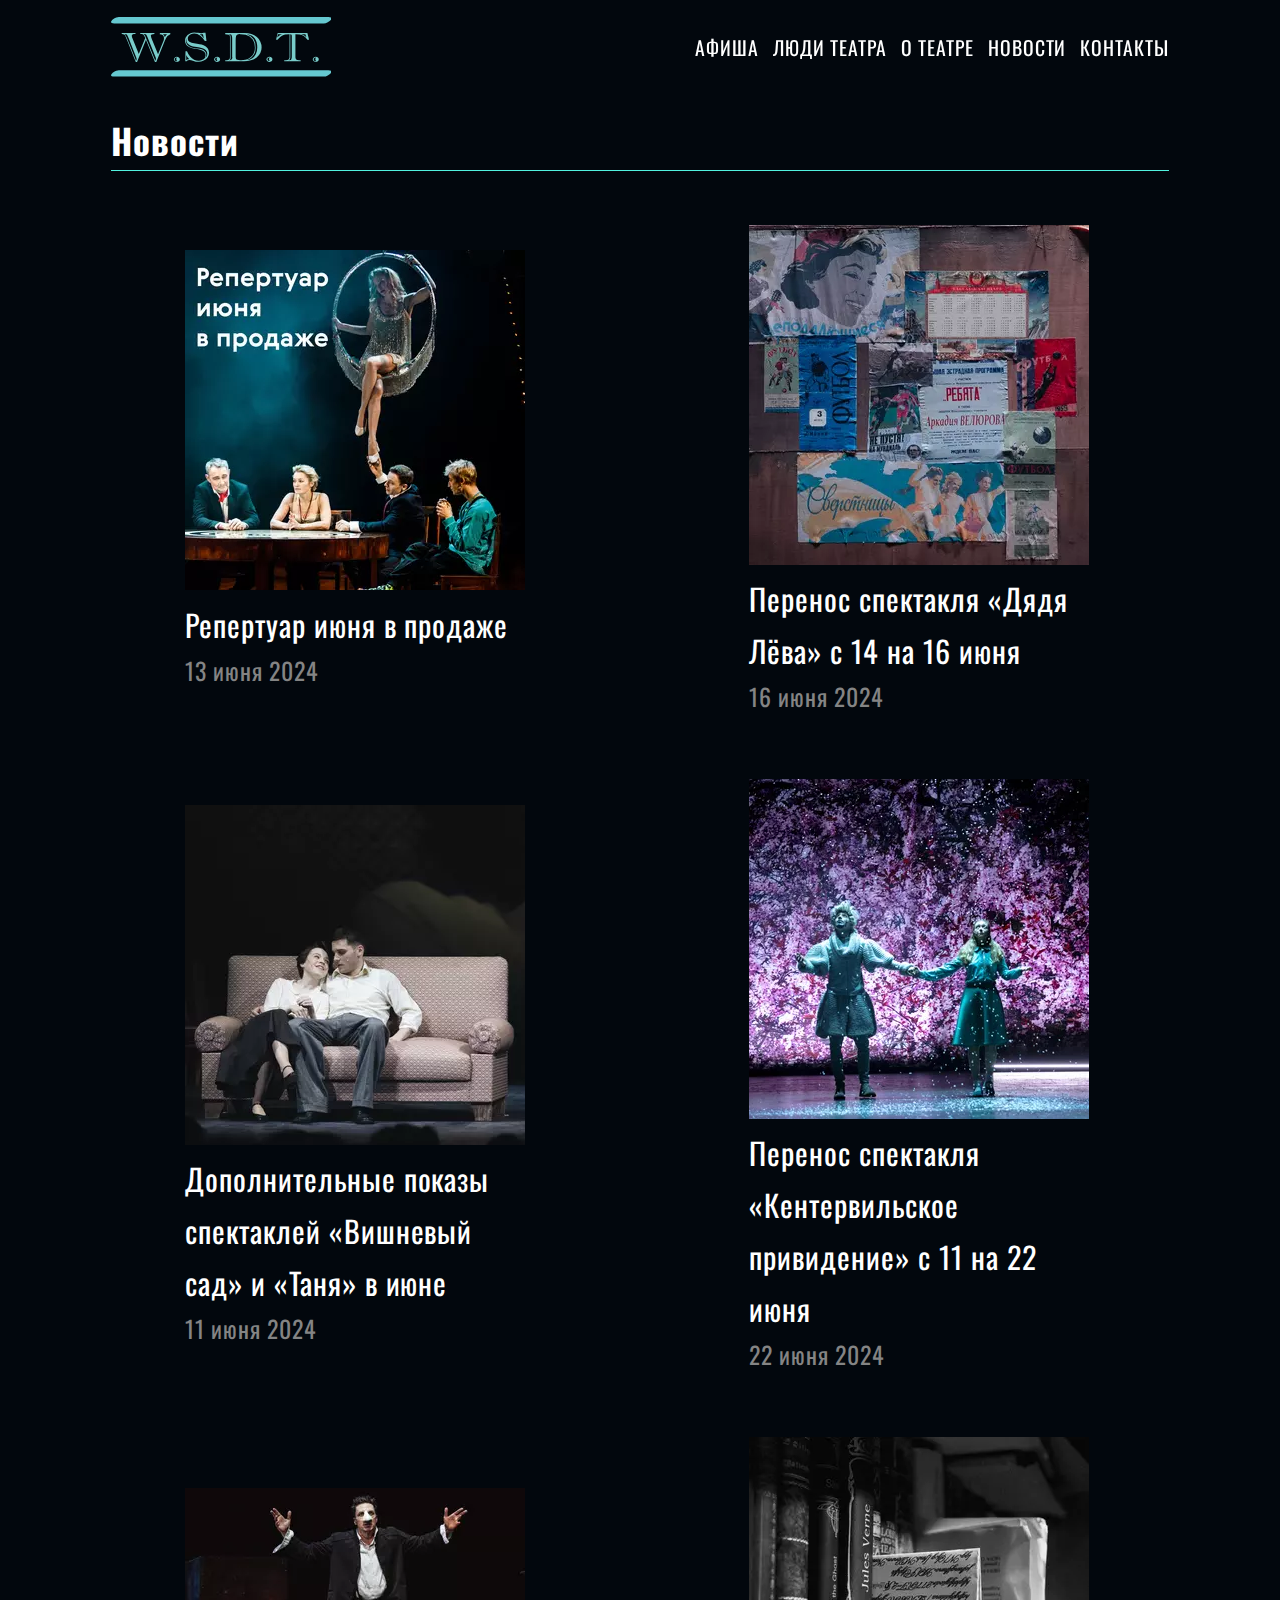
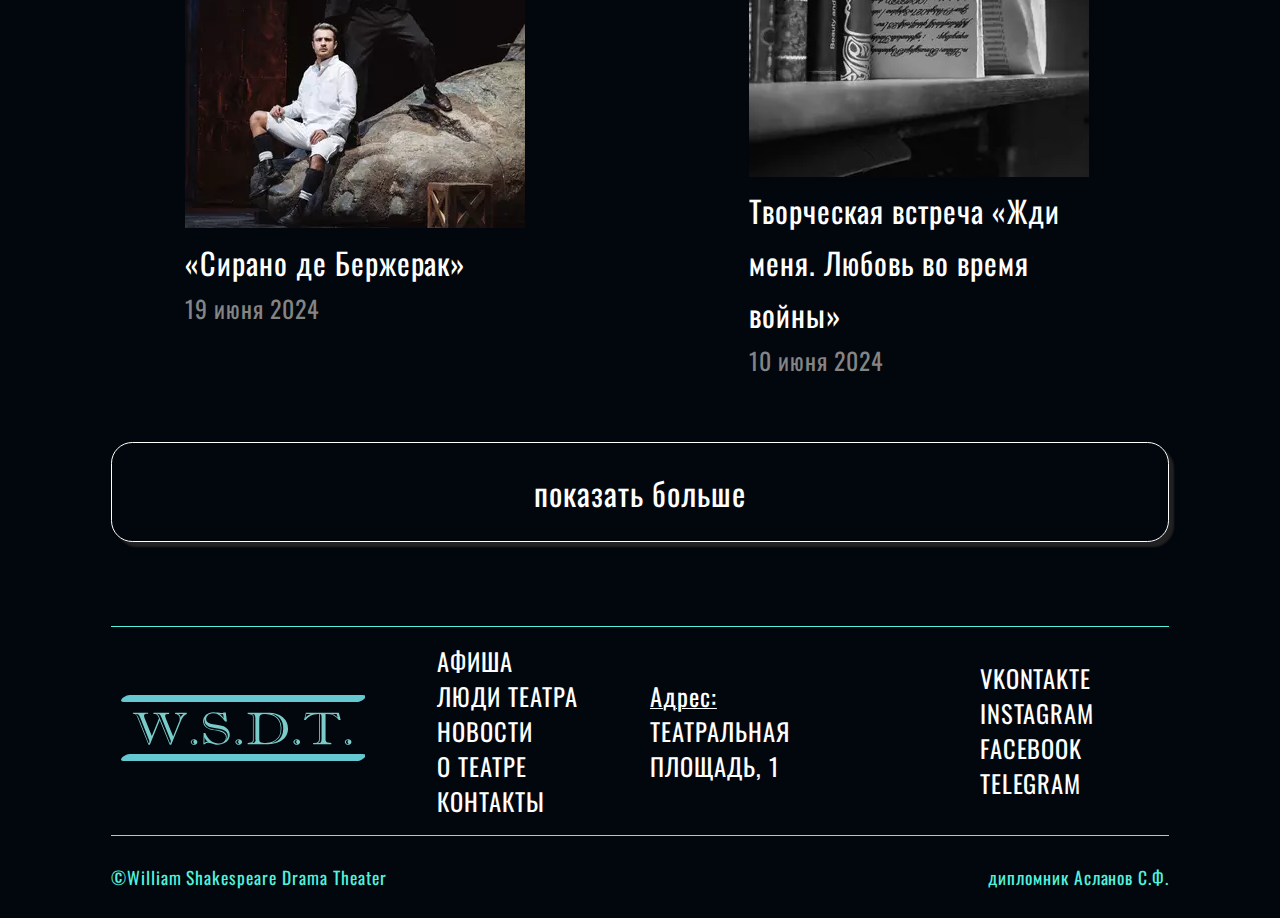
<file: WSDT - site/news.html>
<!DOCTYPE html>
<html lang="ru">
<head>
    <meta charset="UTF-8">
    <meta http-equiv="X-UA-Compatible" content="IE=edge">
    <meta name="viewport" content="width=device-width, initial-scale=1.0, user-scalable=0">
    <meta name="format-detection" content="telephone=no">
    <meta name="description" content="Билеты на официальном сайте William Shakespeare Drama Theatre. Онлайн покупка билетов на спектакль. Афиша">
    <meta name="keywords" content="Купить билеты, купить билеты на официальном сайте Willaim Shakespeare Drama Theatre, William Shakespeare Drama Theatre, ws drama theatre">
    <title>Drama Theatre - Main</title>
    <link rel="stylesheet" href="./css/news.css">
    <link rel="icon" href="img/icons/favicon.svg">
    <script src="./js/modules/burger.js" defer></script>
</head>
<body>
    <div class="wrapper">
        <header class="header">
            <div class="header__inside container">
                <div class="header__logo">
                    <a href="./index.html">
                        <svg xmlns="http://www.w3.org/2000/svg" viewBox="0 0 55.34 14.96"><defs><style>.cls-1{fill:#52F2DF;}.cls-2{fill:#52F2DF;}</style></defs><path class="cls-1" d="M24,30.39H26.6v.28a1.77,1.77,0,0,0-.76.56,4.51,4.51,0,0,0-.62,1.12l-2.14,5.29h-.33l-2.26-5.55-2.24,5.55h-.31l-2.23-5.55c-.2-.49-.34-.82-.42-1a.86.86,0,0,0-.31-.34,1.11,1.11,0,0,0-.57-.11v-.28h3.45v.28h-.14c-.53,0-.79.13-.79.41a2.26,2.26,0,0,0,.19.71l1.57,3.91,1.62-4a2.73,2.73,0,0,0-.28-.61.82.82,0,0,0-.54-.4l-.43,0v-.28h3.55v.28a2.27,2.27,0,0,0-.66.08.29.29,0,0,0-.24.3A3,3,0,0,0,22,32l1.52,3.74,1.25-3.09a4.36,4.36,0,0,0,.2-.53A1.71,1.71,0,0,0,25,31.6a.8.8,0,0,0-.27-.67,1.31,1.31,0,0,0-.8-.26ZM15.74,31.7,18,37.35l.07-.13a1.07,1.07,0,0,0,.07-.15.44.44,0,0,0,0-.15.91.91,0,0,0-.1-.4L16.15,31.7a7.07,7.07,0,0,0-.32-.71.66.66,0,0,0-.28-.27.94.94,0,0,0-.47,0,.88.88,0,0,1,.34.35A5,5,0,0,1,15.74,31.7Zm4.76-.08,2.33,5.7a1.11,1.11,0,0,0,.17-.48,1.23,1.23,0,0,0-.12-.4l-2-5c-.11-.25-.19-.41-.24-.51a.58.58,0,0,0-.25-.21,1.24,1.24,0,0,0-.49-.08A2.11,2.11,0,0,1,20.5,31.62Zm5.34-.95H24.68a.89.89,0,0,1,.39.34,1,1,0,0,1,.13.46,2.93,2.93,0,0,1,.27-.46A1.5,1.5,0,0,1,25.84,30.67Z" transform="translate(-11.72 -26.37)"/><path class="cls-1" d="M28.23,36.36a.77.77,0,0,1,.52.18A.6.6,0,0,1,29,37a.55.55,0,0,1-.1.32.75.75,0,0,1-.27.23.74.74,0,0,1-.36.09.76.76,0,0,1-.51-.19.6.6,0,0,1,0-.91A.74.74,0,0,1,28.23,36.36Zm.12,1.06a1.59,1.59,0,0,1-.19-.2A.43.43,0,0,1,28.1,37a.45.45,0,0,1,.06-.26.66.66,0,0,1,.19-.18h-.14a.51.51,0,0,0-.35.13.43.43,0,0,0-.15.33.4.4,0,0,0,.15.31.48.48,0,0,0,.34.13Z" transform="translate(-11.72 -26.37)"/><path class="cls-1" d="M30.41,34.94h.38a5.2,5.2,0,0,0,.78,1.34,2.94,2.94,0,0,0,1,.8,2.45,2.45,0,0,0,1.12.26A2.05,2.05,0,0,0,34.94,37a1.23,1.23,0,0,0,.52-1,1.15,1.15,0,0,0-.35-.89,1.88,1.88,0,0,0-.82-.45A10,10,0,0,0,33,34.36a7.35,7.35,0,0,1-1.11-.21,2.92,2.92,0,0,1-.87-.41,1.73,1.73,0,0,1-.54-.64,1.65,1.65,0,0,1-.19-.79,1.92,1.92,0,0,1,.17-.78,2,2,0,0,1,1.19-1.11,2.69,2.69,0,0,1,1-.17,6.17,6.17,0,0,1,.93.1,5.69,5.69,0,0,0,.81.09,1.45,1.45,0,0,0,.59-.12h.45l.25,2.07h-.41A5.09,5.09,0,0,0,34.05,31a2.33,2.33,0,0,0-1.48-.49,1.93,1.93,0,0,0-.79.17,1.49,1.49,0,0,0-.58.47,1,1,0,0,0-.22.65.86.86,0,0,0,.4.77,3,3,0,0,0,1.18.4c.52.1,1,.17,1.4.24a4.24,4.24,0,0,1,1,.24,2.47,2.47,0,0,1,1,.78,1.91,1.91,0,0,1,.37,1.13A2.08,2.08,0,0,1,36,36.47a2.46,2.46,0,0,1-1,.84,2.94,2.94,0,0,1-1.37.32,2.55,2.55,0,0,1-.64-.06l-.75-.22a3.31,3.31,0,0,0-.81-.16.92.92,0,0,0-.74.31h-.33Zm.19-3.22a2.44,2.44,0,0,0-.1.62,1.49,1.49,0,0,0,.11.54,1.87,1.87,0,0,0,.77.9,2.38,2.38,0,0,0,.76.28c.28.06.68.12,1.22.2a6.19,6.19,0,0,1,1.1.22,1.74,1.74,0,0,1,.88.54,1.24,1.24,0,0,1,.31.85,1.49,1.49,0,0,1-.24.76,1.3,1.3,0,0,0,.48-1,1.23,1.23,0,0,0-.35-.93,2.2,2.2,0,0,0-.88-.51,9.78,9.78,0,0,0-1.44-.3l-.93-.14A2.44,2.44,0,0,1,31,33.1,1.48,1.48,0,0,1,30.6,32v-.18A.65.65,0,0,1,30.6,31.72Zm0,4.16v1.34a.86.86,0,0,1,.31-.24,1.11,1.11,0,0,1,.45,0l-.28-.29a1.54,1.54,0,0,1-.21-.28A2.56,2.56,0,0,1,30.6,35.88ZM35,31.68l-.2-1a1.58,1.58,0,0,1-.38.05,2.58,2.58,0,0,1-.46-.05,1.77,1.77,0,0,1,.41.29,4.74,4.74,0,0,1,.37.39A2.79,2.79,0,0,0,35,31.68Z" transform="translate(-11.72 -26.37)"/><path class="cls-1" d="M38.36,36.36a.77.77,0,0,1,.52.18.61.61,0,0,1,.22.46.56.56,0,0,1-.11.32.75.75,0,0,1-.27.23.74.74,0,0,1-.36.09.76.76,0,0,1-.51-.19.6.6,0,0,1,0-.91A.74.74,0,0,1,38.36,36.36Zm.12,1.06a1.59,1.59,0,0,1-.19-.2.43.43,0,0,1-.06-.24.45.45,0,0,1,.06-.26.66.66,0,0,1,.19-.18h-.14a.51.51,0,0,0-.35.13.43.43,0,0,0-.15.33.4.4,0,0,0,.15.31.48.48,0,0,0,.34.13Z" transform="translate(-11.72 -26.37)"/><path class="cls-1" d="M45,37.5H40.38v-.28a3.17,3.17,0,0,0,.74-.08.56.56,0,0,0,.35-.23,1.07,1.07,0,0,0,.1-.5V31.34a.52.52,0,0,0-.28-.51,2.81,2.81,0,0,0-.91-.16v-.28h4.84a5.38,5.38,0,0,1,1.74.27,4,4,0,0,1,1.36.75,3.28,3.28,0,0,1,.88,1.15A3.32,3.32,0,0,1,49.51,34a3,3,0,0,1-.32,1.4,3.21,3.21,0,0,1-.91,1.11,4.45,4.45,0,0,1-1.44.74A6.14,6.14,0,0,1,45,37.5Zm-2.88-1.06V31.78a1.87,1.87,0,0,0-.13-.84c-.09-.17-.31-.25-.67-.25a.58.58,0,0,1,.33.27,1.11,1.11,0,0,1,.08.5v4.85a2.13,2.13,0,0,1,0,.49.68.68,0,0,1-.12.27.66.66,0,0,1-.25.15.67.67,0,0,0,.8-.78ZM43,32.12v4.07a2,2,0,0,0,.08.64.47.47,0,0,0,.33.29,2.53,2.53,0,0,0,.85.1,5,5,0,0,0,1.15-.11,3.32,3.32,0,0,0,1-.4,3.2,3.2,0,0,0,.84-.71,2.35,2.35,0,0,0,.44-.88,3.76,3.76,0,0,0,.14-1.1,3,3,0,0,0-2.3-3.2,5.77,5.77,0,0,0-1.4-.15,1.48,1.48,0,0,0-.77.14.55.55,0,0,0-.27.39A6.15,6.15,0,0,0,43,32.12Zm2.74,5.1a3,3,0,0,0,1.35-.44,2.68,2.68,0,0,0,.95-1.07A3.74,3.74,0,0,0,48.42,34a4.65,4.65,0,0,0-.16-1.27,3.22,3.22,0,0,0-.49-1,2.48,2.48,0,0,0-.79-.69,2.78,2.78,0,0,0-.56-.24,5.56,5.56,0,0,0-.64-.13A3.18,3.18,0,0,1,48,34.07a3.75,3.75,0,0,1-.24,1.39,2.72,2.72,0,0,1-.74,1A3.8,3.8,0,0,1,45.78,37.22Z" transform="translate(-11.72 -26.37)"/><path class="cls-1" d="M51.49,36.36a.77.77,0,0,1,.52.18.58.58,0,0,1,.22.46.56.56,0,0,1-.11.32.62.62,0,0,1-.27.23.74.74,0,0,1-.36.09.76.76,0,0,1-.51-.19.6.6,0,0,1,0-.91A.76.76,0,0,1,51.49,36.36Zm.12,1.06a1.59,1.59,0,0,1-.19-.2.43.43,0,0,1-.06-.24.45.45,0,0,1,.06-.26.66.66,0,0,1,.19-.18h-.14a.53.53,0,0,0-.35.13A.43.43,0,0,0,51,37a.4.4,0,0,0,.15.31.48.48,0,0,0,.34.13Z" transform="translate(-11.72 -26.37)"/><path class="cls-1" d="M53.55,30.39H61l.42,1.66H61a3.29,3.29,0,0,0-1-.95,2.37,2.37,0,0,0-.92-.36A8.43,8.43,0,0,0,58,30.67V36.4a.86.86,0,0,0,.12.5.62.62,0,0,0,.4.24,3.77,3.77,0,0,0,.79.08v.28H55.19v-.28a3.7,3.7,0,0,0,.78-.07.57.57,0,0,0,.41-.24.89.89,0,0,0,.14-.57V30.67a5,5,0,0,0-1.1.11,2.71,2.71,0,0,0-.79.28,2.39,2.39,0,0,0-.52.37c-.14.13-.34.34-.61.62h-.36Zm1.09.28h-1l-.23.85A4.54,4.54,0,0,1,54,31,3.23,3.23,0,0,1,54.64,30.67Zm2.45,5.55V31.27a1,1,0,0,0-.08-.44.33.33,0,0,0-.3-.16V36.4a1.22,1.22,0,0,1-.08.5.78.78,0,0,1-.33.32h.13c.28,0,.46-.07.54-.23A1.78,1.78,0,0,0,57.09,36.22Zm3.67-4.75-.27-.8h-1.1a2.6,2.6,0,0,1,.75.31A4.89,4.89,0,0,1,60.76,31.47Z" transform="translate(-11.72 -26.37)"/><path class="cls-1" d="M63.13,36.36a.76.76,0,0,1,.51.18.58.58,0,0,1,.22.46.56.56,0,0,1-.11.32.65.65,0,0,1-.26.23.8.8,0,0,1-.36.09.77.77,0,0,1-.52-.19.6.6,0,0,1,0-.91A.77.77,0,0,1,63.13,36.36Zm.11,1.06a1.59,1.59,0,0,1-.19-.2A.43.43,0,0,1,63,37a.45.45,0,0,1,.06-.26.66.66,0,0,1,.19-.18H63.1a.53.53,0,0,0-.35.13.43.43,0,0,0-.15.33.4.4,0,0,0,.15.31.48.48,0,0,0,.34.13Z" transform="translate(-11.72 -26.37)"/><path class="cls-2" d="M12.53,41.33H65.11c1.06,0,3.09-1.6,1.14-1.6H13.67c-1.06,0-3.08,1.6-1.14,1.6Z" transform="translate(-11.72 -26.37)"/><path class="cls-2" d="M66.25,26.37H13.67c-1.06,0-3.08,1.6-1.14,1.6H65.11c1.06,0,3.09-1.6,1.14-1.6Z" transform="translate(-11.72 -26.37)"/></svg>
                    </a>
                    <a href="./index.html">
                        <svg width="74" height="54" viewBox="0 0 74 54" fill="#52F2DF" xmlns="http://www.w3.org/2000/svg">
                            <path d="M35.3802 14.5107H44.7767V15.5214C43.6948 15.9344 42.7455 16.633 42.03 17.5428C41.0945 18.7771 40.34 20.1384 39.7893 21.5856L32.0553 40.6805H30.8627L22.695 20.6471L14.5996 40.6805H13.4792L5.41997 20.6471C4.69717 18.8783 4.1912 17.6872 3.90208 17.0374C3.64716 16.5343 3.25985 16.11 2.78173 15.8102C2.14249 15.4976 1.43151 15.3606 0.721741 15.4131V14.4024H13.1901V15.4131H12.6842C10.7687 15.4131 9.82908 15.8823 9.82908 16.893C9.91642 17.779 10.1484 18.6447 10.5157 19.4559L16.1898 33.5695L22.0445 19.131C21.7991 18.3583 21.4593 17.6187 21.0326 16.9291C20.8278 16.5645 20.548 16.2472 20.2117 15.9984C19.8753 15.7495 19.4899 15.5746 19.081 15.4853H17.5269V14.4746H30.3567V15.4853C29.5518 15.4641 28.7481 15.5614 27.9715 15.7741C27.7195 15.8178 27.4923 15.952 27.3325 16.1515C27.1727 16.3509 27.0915 16.6018 27.1041 16.857C27.2563 18.0626 27.6106 19.234 28.1522 20.3222L33.6455 33.8222L38.163 22.6685C38.4452 22.0471 38.6867 21.408 38.8858 20.7553C39.0177 20.1389 39.0543 19.5059 38.9942 18.8783C39.0329 18.427 38.9647 17.973 38.7952 17.5528C38.6257 17.1327 38.3596 16.7583 38.0185 16.4599C37.1842 15.8381 36.1681 15.5083 35.1272 15.5214L35.3802 14.5107ZM5.52839 19.2393L13.6961 39.6337L13.9491 39.1644C14.0473 38.9908 14.1318 38.8097 14.202 38.623C14.2331 38.4438 14.2331 38.2607 14.202 38.0815C14.1938 37.579 14.0701 37.085 13.8406 36.6377L7.01014 19.2393C6.67208 18.3645 6.286 17.5089 5.85365 16.6765C5.62203 16.2574 5.2694 15.9178 4.84173 15.7019C4.28467 15.5582 3.7002 15.5582 3.14314 15.7019C3.66377 15.9989 4.08974 16.4368 4.3719 16.9652C4.81061 17.6951 5.19707 18.455 5.52839 19.2393V19.2393ZM22.7311 18.9505L31.1518 39.5254C31.4883 39.0032 31.6986 38.4101 31.7662 37.7928C31.7051 37.2903 31.5584 36.802 31.3325 36.3489L24.1045 18.3008C23.7069 17.3984 23.4178 16.8209 23.2371 16.4599C23.0148 16.126 22.7012 15.8629 22.3336 15.7019C21.7688 15.4874 21.1665 15.3891 20.5627 15.4131C21.5993 16.3692 22.3499 17.5937 22.7311 18.9505ZM42.03 15.5214H37.8378C38.4189 15.782 38.9094 16.2092 39.2472 16.7487C39.5359 17.2561 39.6971 17.8258 39.717 18.4091C39.9911 17.8271 40.3177 17.2714 40.6928 16.7487C41.0663 16.2674 41.5184 15.8525 42.03 15.5214Z" fill="#52F2DF"/>
                            <path d="M39.6675 36.0602C40.3526 36.0381 41.0218 36.2695 41.5468 36.7099C41.8132 36.9005 42.0329 37.1489 42.1894 37.4365C42.3459 37.7241 42.4351 38.0433 42.4503 38.3703C42.4531 38.7835 42.3268 39.1873 42.0889 39.5254C41.8347 39.8761 41.5001 40.1608 41.1131 40.3556C40.7141 40.5725 40.2663 40.6843 39.812 40.6805C39.134 40.6869 38.4774 40.4427 37.9689 39.9946C37.7321 39.7913 37.542 39.5393 37.4117 39.2559C37.2814 38.9724 37.214 38.6642 37.214 38.3523C37.214 38.0404 37.2814 37.7321 37.4117 37.4487C37.542 37.1652 37.7321 36.9132 37.9689 36.7099C38.4417 36.3017 39.0427 36.0719 39.6675 36.0602ZM40.1012 39.8863C39.8518 39.666 39.622 39.4245 39.4145 39.1644C39.272 38.924 39.1971 38.6497 39.1977 38.3703C39.1733 38.0428 39.2489 37.7156 39.4145 37.4318C39.5977 37.1716 39.8311 36.9507 40.1012 36.7821H39.5952C39.1293 36.7732 38.6774 36.9408 38.3303 37.2513C38.1585 37.3985 38.0211 37.5813 37.9274 37.7871C37.8338 37.9928 37.7863 38.2165 37.7882 38.4425C37.7894 38.6576 37.8387 38.8697 37.9325 39.0633C38.0263 39.2569 38.1622 39.4271 38.3303 39.5615C38.6623 39.873 39.1037 40.0415 39.5591 40.0307L40.1012 39.8863Z" fill="#52F2DF"/>
                            <path d="M47.5461 30.9345H48.9194C49.6118 32.6785 50.562 34.3089 51.7384 35.7714C52.716 36.9875 53.9499 37.9735 55.3524 38.6591C56.608 39.2882 57.9954 39.6099 59.4001 39.5976C60.9992 39.687 62.5842 39.2564 63.9176 38.3703C64.4962 37.9618 64.9687 37.4211 65.2956 36.7932C65.6225 36.1653 65.7944 35.4684 65.7969 34.7607C65.8292 34.1659 65.7329 33.5712 65.5147 33.0169C65.2964 32.4626 64.9613 31.9616 64.532 31.5482C63.697 30.766 62.6776 30.2073 61.5685 29.9238C60.0402 29.4604 58.4827 29.0986 56.9064 28.8409C55.5517 28.6914 54.2106 28.438 52.8949 28.0829C51.7721 27.7666 50.7096 27.2665 49.7507 26.603C48.9205 26.0042 48.2504 25.2109 47.7991 24.2928C47.3358 23.4143 47.0997 22.434 47.1124 21.4412C47.1175 20.4701 47.3268 19.5108 47.7268 18.6257C48.1225 17.6941 48.7098 16.856 49.4507 16.1657C50.1916 15.4755 51.0695 14.9485 52.0275 14.619C53.1823 14.1874 54.4088 13.9792 55.6415 14.0054C56.7694 14.0406 57.893 14.1612 59.0026 14.3663C59.9693 14.5444 60.9476 14.6529 61.9299 14.6912C62.6632 14.6974 63.3896 14.5498 64.0622 14.258H65.6885L66.592 21.73H65.1103C63.9597 19.8026 62.4653 18.1021 60.7011 16.7126C59.1745 15.5271 57.2858 14.9025 55.3524 14.9439C54.368 14.9449 53.395 15.154 52.4973 15.5575C51.6658 15.9362 50.9444 16.52 50.4012 17.254C49.8674 17.918 49.5857 18.749 49.6061 19.6003C49.5787 20.15 49.6982 20.697 49.9522 21.1854C50.2062 21.6738 50.5857 22.086 51.0517 22.3797C52.3564 23.1538 53.8092 23.6457 55.3163 23.8236C57.1955 24.1845 58.9303 24.4372 60.3759 24.6899C61.6113 24.8311 62.8249 25.122 63.9899 25.5562C65.4194 26.1645 66.6651 27.135 67.6039 28.3717C68.4728 29.5546 68.9413 30.9835 68.9411 32.4506C68.9313 33.872 68.5178 35.2614 67.7485 36.4572C66.8393 37.7747 65.5907 38.8223 64.1345 39.4893C62.602 40.2689 60.9029 40.6653 59.1833 40.6444C58.4062 40.67 57.629 40.5972 56.8703 40.4278L54.1598 39.6337C53.2119 39.3199 52.2285 39.1259 51.2324 39.0562C50.731 39.0289 50.2298 39.1154 49.7667 39.3092C49.3035 39.503 48.8903 39.799 48.558 40.1752H47.3654L47.5461 30.9345ZM48.2328 19.3115C48.0163 20.0388 47.8948 20.7911 47.8714 21.5495C47.8814 22.2183 48.0162 22.8793 48.2689 23.4987C48.8196 24.8541 49.7962 25.9942 51.0517 26.7473C51.9027 27.2385 52.8317 27.5804 53.7984 27.7581C54.8103 27.9746 56.2559 28.1912 58.2075 28.48C59.5539 28.624 60.8845 28.8898 62.1829 29.2741C63.416 29.5875 64.525 30.2671 65.3632 31.2233C66.1103 32.0686 66.5104 33.1643 66.4836 34.2915C66.4492 35.2676 66.1494 36.216 65.6162 37.0348C66.154 36.5982 66.5885 36.0481 66.8884 35.424C67.1883 34.8 67.3463 34.1174 67.3509 33.4252C67.3855 32.8085 67.2908 32.1915 67.073 31.6134C66.8552 31.0354 66.5191 30.5091 66.086 30.0682C65.1845 29.2149 64.0952 28.5844 62.9057 28.2273C61.2006 27.7364 59.461 27.3744 57.7015 27.1444L54.3405 26.6391C52.585 26.3449 50.9597 25.5269 49.6784 24.2928C49.1798 23.7639 48.7944 23.139 48.5459 22.4563C48.2973 21.7736 48.1908 21.0474 48.2328 20.3222V19.6725C48.2235 19.5523 48.2235 19.4317 48.2328 19.3115ZM48.2328 34.3276V39.1645C48.5345 38.7934 48.9179 38.4969 49.3531 38.2982C49.8895 38.1872 50.443 38.1872 50.9794 38.2982L49.9675 37.2514C49.6769 36.9444 49.4223 36.6053 49.2086 36.2407C48.81 35.643 48.4825 35.001 48.2328 34.3276V34.3276ZM64.1345 19.1671L63.4117 15.5575C62.9629 15.6731 62.5017 15.7337 62.0383 15.738C61.4799 15.7277 60.9235 15.6673 60.3759 15.5575C60.9171 15.8343 61.416 16.1868 61.8576 16.6043C62.3297 17.0479 62.7761 17.5179 63.1948 18.0121C63.4791 18.4197 63.7932 18.8058 64.1345 19.1671Z" fill="#52F2DF"/>
                            <path d="M2.06796 54H71.4225C72.8207 54 75.4983 48 72.9262 48H3.57165C2.17348 48 -0.49096 54 2.06796 54Z" fill="#52F2DF"/>
                            <path d="M72.9409 0H4.53642C3.15741 0 0.529464 6 3.05333 6H71.4578C72.8369 6 75.4778 0 72.9409 0Z" fill="#52F2DF"/>
                            </svg>
                    </a>
                </div>
                <div class="header__burger">
                    <span></span>
                </div>
                <nav class="header__nav">
                    <ul class="header__list">
                        <li class="header__link"><a href="./affiche.html" class="header__reference">АФИША</a></li>
                        <li class="header__link"><a href="./people.html" class="header__reference">ЛЮДИ ТЕАТРА</a></li>
                        <li class="header__link"><a href="./about.html" class="header__reference">О ТЕАТРЕ</a></li>
                        <li class="header__link"><a href="./news.html" class="header__reference">НОВОСТИ</a></li>
                        <li class="header__link"><a href="./contacts.html" class="header__reference">КОНТАКТЫ</a></li>
                    </ul>
                </nav>
            </div>
        </header>
        <main class="content">
            <div class="content__inside container">
                <div class="news">
                    <div class="news__inside">
                        <h2 class="news__heading content__heading">Новости</h2>
                        <div class="news__posts">
                            <div class="news__post news__post_first">
                                <div class="news__img"><img src="./img/news/news6.webp" alt=""></div>
                                <h3 class="news__post-heading">Репертуар июня в продаже</h3>
                                <p class="news__post-date">13 июня 2024</p>
                            </div>
                            <div class="news__post news__post_second">
                                <div class="news__img"><img src="./img/news/news5.webp" alt=""></div>
                                <h3 class="news__post-heading">Перенос спектакля «Дядя Лёва» с 14 на 16 июня</h3>
                                <p class="news__post-date">16 июня 2024</p>
                            </div>
                            <div class="news__post news__post_thirth">
                                <div class="news__img"><img src="./img/news/news4.webp" alt=""></div>
                                <h3 class="news__post-heading">Дополнительные показы спектаклей «Вишневый сад» и «Таня» в июне</h3>
                                <p class="news__post-date">11 июня 2024</p>
                            </div>
                            <div class="news__post news__post_fourth">
                                <div class="news__img"><img src="./img/news/news3.webp" alt=""></div>
                                <h3 class="news__post-heading">Перенос спектакля «Кентервильское привидение» с 11 на 22 июня</h3>
                                <p class="news__post-date">22 июня 2024</p>
                            </div>
                            <div class="news__post news__post_fifth">
                                <div class="news__img"><img src="./img/news/news2.webp" alt=""></div>
                                <h3 class="news__post-heading">«Сирано де Бержерак» </h3>
                                <p class="news__post-date">19 июня 2024</p>
                            </div>
                            <div class="news__post news__post_sixth">
                                <div class="news__img"><img src="./img/news/news.webp" alt=""></div>
                                <h3 class="news__post-heading">Творческая встреча «Жди меня. Любовь во время войны»</h3>
                                <p class="news__post-date">10 июня 2024</p>
                            </div>
                            <div class="news__more more">показать больше</div>
                        </div>
                    </div>
                </div>
            </div>
        </main>
        <footer class="footer">
            <div class="footer__inside container">
                <div class="footer__logo">
                    <a href="./index.html">
                    <svg id="Слой_1" data-name="Слой 1" xmlns="http://www.w3.org/2000/svg" viewBox="0 0 55.34 14.96"><defs><style>.cls-1{fill:#79ccca;}.cls-2{fill:#65c8d0;}</style></defs><path class="cls-1" d="M24,30.39H26.6v.28a1.77,1.77,0,0,0-.76.56,4.51,4.51,0,0,0-.62,1.12l-2.14,5.29h-.33l-2.26-5.55-2.24,5.55h-.31l-2.23-5.55c-.2-.49-.34-.82-.42-1a.86.86,0,0,0-.31-.34,1.11,1.11,0,0,0-.57-.11v-.28h3.45v.28h-.14c-.53,0-.79.13-.79.41a2.26,2.26,0,0,0,.19.71l1.57,3.91,1.62-4a2.73,2.73,0,0,0-.28-.61.82.82,0,0,0-.54-.4l-.43,0v-.28h3.55v.28a2.27,2.27,0,0,0-.66.08.29.29,0,0,0-.24.3A3,3,0,0,0,22,32l1.52,3.74,1.25-3.09a4.36,4.36,0,0,0,.2-.53A1.71,1.71,0,0,0,25,31.6a.8.8,0,0,0-.27-.67,1.31,1.31,0,0,0-.8-.26ZM15.74,31.7,18,37.35l.07-.13a1.07,1.07,0,0,0,.07-.15.44.44,0,0,0,0-.15.91.91,0,0,0-.1-.4L16.15,31.7a7.07,7.07,0,0,0-.32-.71.66.66,0,0,0-.28-.27.94.94,0,0,0-.47,0,.88.88,0,0,1,.34.35A5,5,0,0,1,15.74,31.7Zm4.76-.08,2.33,5.7a1.11,1.11,0,0,0,.17-.48,1.23,1.23,0,0,0-.12-.4l-2-5c-.11-.25-.19-.41-.24-.51a.58.58,0,0,0-.25-.21,1.24,1.24,0,0,0-.49-.08A2.11,2.11,0,0,1,20.5,31.62Zm5.34-.95H24.68a.89.89,0,0,1,.39.34,1,1,0,0,1,.13.46,2.93,2.93,0,0,1,.27-.46A1.5,1.5,0,0,1,25.84,30.67Z" transform="translate(-11.72 -26.37)"/><path class="cls-1" d="M28.23,36.36a.77.77,0,0,1,.52.18A.6.6,0,0,1,29,37a.55.55,0,0,1-.1.32.75.75,0,0,1-.27.23.74.74,0,0,1-.36.09.76.76,0,0,1-.51-.19.6.6,0,0,1,0-.91A.74.74,0,0,1,28.23,36.36Zm.12,1.06a1.59,1.59,0,0,1-.19-.2A.43.43,0,0,1,28.1,37a.45.45,0,0,1,.06-.26.66.66,0,0,1,.19-.18h-.14a.51.51,0,0,0-.35.13.43.43,0,0,0-.15.33.4.4,0,0,0,.15.31.48.48,0,0,0,.34.13Z" transform="translate(-11.72 -26.37)"/><path class="cls-1" d="M30.41,34.94h.38a5.2,5.2,0,0,0,.78,1.34,2.94,2.94,0,0,0,1,.8,2.45,2.45,0,0,0,1.12.26A2.05,2.05,0,0,0,34.94,37a1.23,1.23,0,0,0,.52-1,1.15,1.15,0,0,0-.35-.89,1.88,1.88,0,0,0-.82-.45A10,10,0,0,0,33,34.36a7.35,7.35,0,0,1-1.11-.21,2.92,2.92,0,0,1-.87-.41,1.73,1.73,0,0,1-.54-.64,1.65,1.65,0,0,1-.19-.79,1.92,1.92,0,0,1,.17-.78,2,2,0,0,1,1.19-1.11,2.69,2.69,0,0,1,1-.17,6.17,6.17,0,0,1,.93.1,5.69,5.69,0,0,0,.81.09,1.45,1.45,0,0,0,.59-.12h.45l.25,2.07h-.41A5.09,5.09,0,0,0,34.05,31a2.33,2.33,0,0,0-1.48-.49,1.93,1.93,0,0,0-.79.17,1.49,1.49,0,0,0-.58.47,1,1,0,0,0-.22.65.86.86,0,0,0,.4.77,3,3,0,0,0,1.18.4c.52.1,1,.17,1.4.24a4.24,4.24,0,0,1,1,.24,2.47,2.47,0,0,1,1,.78,1.91,1.91,0,0,1,.37,1.13A2.08,2.08,0,0,1,36,36.47a2.46,2.46,0,0,1-1,.84,2.94,2.94,0,0,1-1.37.32,2.55,2.55,0,0,1-.64-.06l-.75-.22a3.31,3.31,0,0,0-.81-.16.92.92,0,0,0-.74.31h-.33Zm.19-3.22a2.44,2.44,0,0,0-.1.62,1.49,1.49,0,0,0,.11.54,1.87,1.87,0,0,0,.77.9,2.38,2.38,0,0,0,.76.28c.28.06.68.12,1.22.2a6.19,6.19,0,0,1,1.1.22,1.74,1.74,0,0,1,.88.54,1.24,1.24,0,0,1,.31.85,1.49,1.49,0,0,1-.24.76,1.3,1.3,0,0,0,.48-1,1.23,1.23,0,0,0-.35-.93,2.2,2.2,0,0,0-.88-.51,9.78,9.78,0,0,0-1.44-.3l-.93-.14A2.44,2.44,0,0,1,31,33.1,1.48,1.48,0,0,1,30.6,32v-.18A.65.65,0,0,1,30.6,31.72Zm0,4.16v1.34a.86.86,0,0,1,.31-.24,1.11,1.11,0,0,1,.45,0l-.28-.29a1.54,1.54,0,0,1-.21-.28A2.56,2.56,0,0,1,30.6,35.88ZM35,31.68l-.2-1a1.58,1.58,0,0,1-.38.05,2.58,2.58,0,0,1-.46-.05,1.77,1.77,0,0,1,.41.29,4.74,4.74,0,0,1,.37.39A2.79,2.79,0,0,0,35,31.68Z" transform="translate(-11.72 -26.37)"/><path class="cls-1" d="M38.36,36.36a.77.77,0,0,1,.52.18.61.61,0,0,1,.22.46.56.56,0,0,1-.11.32.75.75,0,0,1-.27.23.74.74,0,0,1-.36.09.76.76,0,0,1-.51-.19.6.6,0,0,1,0-.91A.74.74,0,0,1,38.36,36.36Zm.12,1.06a1.59,1.59,0,0,1-.19-.2.43.43,0,0,1-.06-.24.45.45,0,0,1,.06-.26.66.66,0,0,1,.19-.18h-.14a.51.51,0,0,0-.35.13.43.43,0,0,0-.15.33.4.4,0,0,0,.15.31.48.48,0,0,0,.34.13Z" transform="translate(-11.72 -26.37)"/><path class="cls-1" d="M45,37.5H40.38v-.28a3.17,3.17,0,0,0,.74-.08.56.56,0,0,0,.35-.23,1.07,1.07,0,0,0,.1-.5V31.34a.52.52,0,0,0-.28-.51,2.81,2.81,0,0,0-.91-.16v-.28h4.84a5.38,5.38,0,0,1,1.74.27,4,4,0,0,1,1.36.75,3.28,3.28,0,0,1,.88,1.15A3.32,3.32,0,0,1,49.51,34a3,3,0,0,1-.32,1.4,3.21,3.21,0,0,1-.91,1.11,4.45,4.45,0,0,1-1.44.74A6.14,6.14,0,0,1,45,37.5Zm-2.88-1.06V31.78a1.87,1.87,0,0,0-.13-.84c-.09-.17-.31-.25-.67-.25a.58.58,0,0,1,.33.27,1.11,1.11,0,0,1,.08.5v4.85a2.13,2.13,0,0,1,0,.49.68.68,0,0,1-.12.27.66.66,0,0,1-.25.15.67.67,0,0,0,.8-.78ZM43,32.12v4.07a2,2,0,0,0,.08.64.47.47,0,0,0,.33.29,2.53,2.53,0,0,0,.85.1,5,5,0,0,0,1.15-.11,3.32,3.32,0,0,0,1-.4,3.2,3.2,0,0,0,.84-.71,2.35,2.35,0,0,0,.44-.88,3.76,3.76,0,0,0,.14-1.1,3,3,0,0,0-2.3-3.2,5.77,5.77,0,0,0-1.4-.15,1.48,1.48,0,0,0-.77.14.55.55,0,0,0-.27.39A6.15,6.15,0,0,0,43,32.12Zm2.74,5.1a3,3,0,0,0,1.35-.44,2.68,2.68,0,0,0,.95-1.07A3.74,3.74,0,0,0,48.42,34a4.65,4.65,0,0,0-.16-1.27,3.22,3.22,0,0,0-.49-1,2.48,2.48,0,0,0-.79-.69,2.78,2.78,0,0,0-.56-.24,5.56,5.56,0,0,0-.64-.13A3.18,3.18,0,0,1,48,34.07a3.75,3.75,0,0,1-.24,1.39,2.72,2.72,0,0,1-.74,1A3.8,3.8,0,0,1,45.78,37.22Z" transform="translate(-11.72 -26.37)"/><path class="cls-1" d="M51.49,36.36a.77.77,0,0,1,.52.18.58.58,0,0,1,.22.46.56.56,0,0,1-.11.32.62.62,0,0,1-.27.23.74.74,0,0,1-.36.09.76.76,0,0,1-.51-.19.6.6,0,0,1,0-.91A.76.76,0,0,1,51.49,36.36Zm.12,1.06a1.59,1.59,0,0,1-.19-.2.43.43,0,0,1-.06-.24.45.45,0,0,1,.06-.26.66.66,0,0,1,.19-.18h-.14a.53.53,0,0,0-.35.13A.43.43,0,0,0,51,37a.4.4,0,0,0,.15.31.48.48,0,0,0,.34.13Z" transform="translate(-11.72 -26.37)"/><path class="cls-1" d="M53.55,30.39H61l.42,1.66H61a3.29,3.29,0,0,0-1-.95,2.37,2.37,0,0,0-.92-.36A8.43,8.43,0,0,0,58,30.67V36.4a.86.86,0,0,0,.12.5.62.62,0,0,0,.4.24,3.77,3.77,0,0,0,.79.08v.28H55.19v-.28a3.7,3.7,0,0,0,.78-.07.57.57,0,0,0,.41-.24.89.89,0,0,0,.14-.57V30.67a5,5,0,0,0-1.1.11,2.71,2.71,0,0,0-.79.28,2.39,2.39,0,0,0-.52.37c-.14.13-.34.34-.61.62h-.36Zm1.09.28h-1l-.23.85A4.54,4.54,0,0,1,54,31,3.23,3.23,0,0,1,54.64,30.67Zm2.45,5.55V31.27a1,1,0,0,0-.08-.44.33.33,0,0,0-.3-.16V36.4a1.22,1.22,0,0,1-.08.5.78.78,0,0,1-.33.32h.13c.28,0,.46-.07.54-.23A1.78,1.78,0,0,0,57.09,36.22Zm3.67-4.75-.27-.8h-1.1a2.6,2.6,0,0,1,.75.31A4.89,4.89,0,0,1,60.76,31.47Z" transform="translate(-11.72 -26.37)"/><path class="cls-1" d="M63.13,36.36a.76.76,0,0,1,.51.18.58.58,0,0,1,.22.46.56.56,0,0,1-.11.32.65.65,0,0,1-.26.23.8.8,0,0,1-.36.09.77.77,0,0,1-.52-.19.6.6,0,0,1,0-.91A.77.77,0,0,1,63.13,36.36Zm.11,1.06a1.59,1.59,0,0,1-.19-.2A.43.43,0,0,1,63,37a.45.45,0,0,1,.06-.26.66.66,0,0,1,.19-.18H63.1a.53.53,0,0,0-.35.13.43.43,0,0,0-.15.33.4.4,0,0,0,.15.31.48.48,0,0,0,.34.13Z" transform="translate(-11.72 -26.37)"/><path class="cls-2" d="M12.53,41.33H65.11c1.06,0,3.09-1.6,1.14-1.6H13.67c-1.06,0-3.08,1.6-1.14,1.6Z" transform="translate(-11.72 -26.37)"/><path class="cls-2" d="M66.25,26.37H13.67c-1.06,0-3.08,1.6-1.14,1.6H65.11c1.06,0,3.09-1.6,1.14-1.6Z" transform="translate(-11.72 -26.37)"/></svg>
                    </a>
                </div>
                <nav class="footer__nav">
                    <ul class="footer__list">
                        <li class="footer__list-item"><a href="./affiche.html" class="footer__link">АФИША</a></li>
                        <li class="footer__list-item"><a href="./people.html" class="footer__link">ЛЮДИ ТЕАТРА</a></li>
                        <li class="footer__list-item"><a href="./news.html" class="footer__link">НОВОСТИ</a></li>
                        <li class="footer__list-item"><a href="./about.html" class="footer__link">О ТЕАТРЕ</a></li>
                        <li class="footer__list-item"><a href="./contacts.html" class="footer__link">КОНТАКТЫ</a></li>
                    </ul>
                </nav>
                <p class="footer__adress"><span>Адрес:</span>ТЕАТРАЛЬНАЯ ПЛОЩАДЬ, 1</p>
                <div class="footer__socials">
                    <ul class="footer__list">
                        <li class="footer__list-item"><a target="_blank" href="https://vk.com" class="footer__link">VKONTAKTE</a></li>
                        <li class="footer__list-item"><a target="_blank" href="https://www.instagram.com/" class="footer__link">INSTAGRAM</a></li>
                        <li class="footer__list-item"><a target="_blank" href="https://ru-ru.facebook.com" class="footer__link">FACEBOOK</a></li>
                        <li class="footer__list-item"><a target="_blank" href="https://web.telegram.org/" class="footer__link">TELEGRAM</a></li>
                    </ul>
                </div>
            </div>
        </footer>
        <div class="signature">
            <div class="signature__inside container">
                <p class="signature__site">©William Shakespeare Drama Theater</p>
                <p class="signature__developer">дипломник Асланов С.Ф.</p>
            </div>
        </div>
    </div>
</body>
</html>
</file>
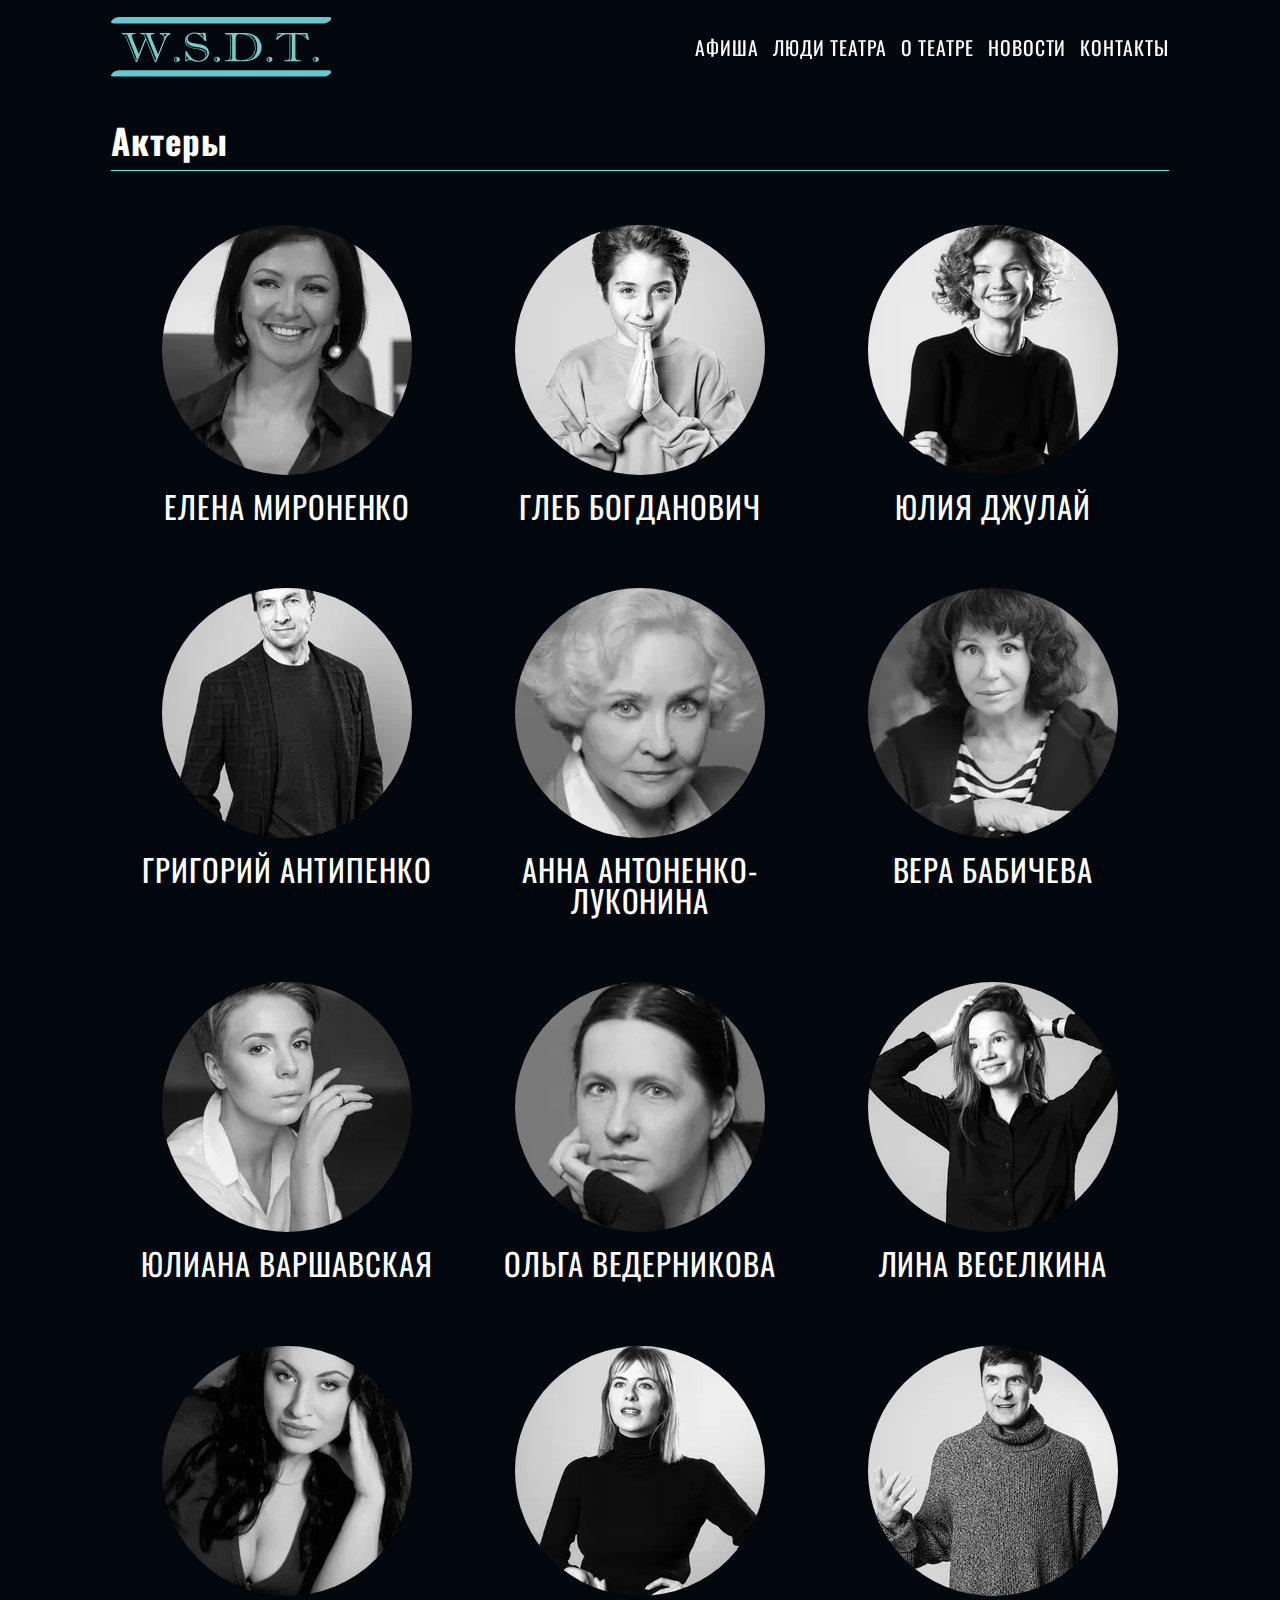
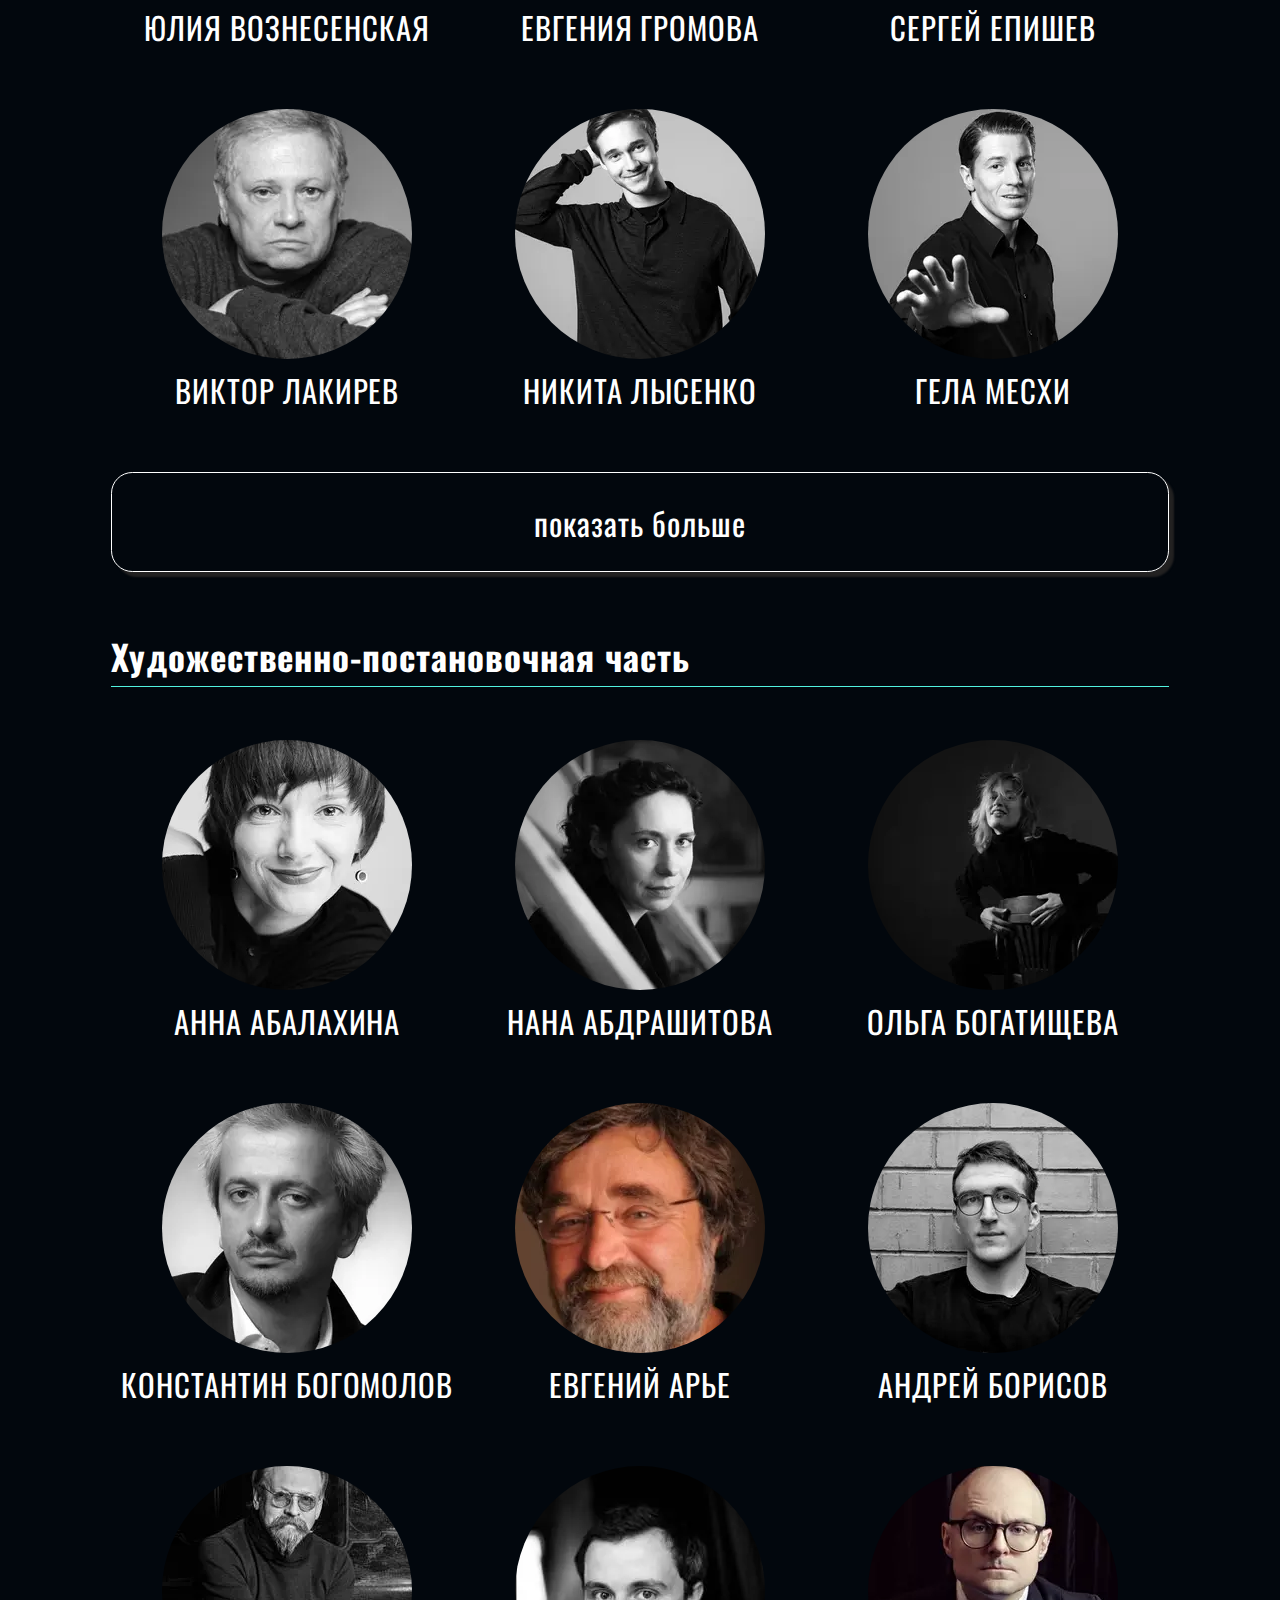
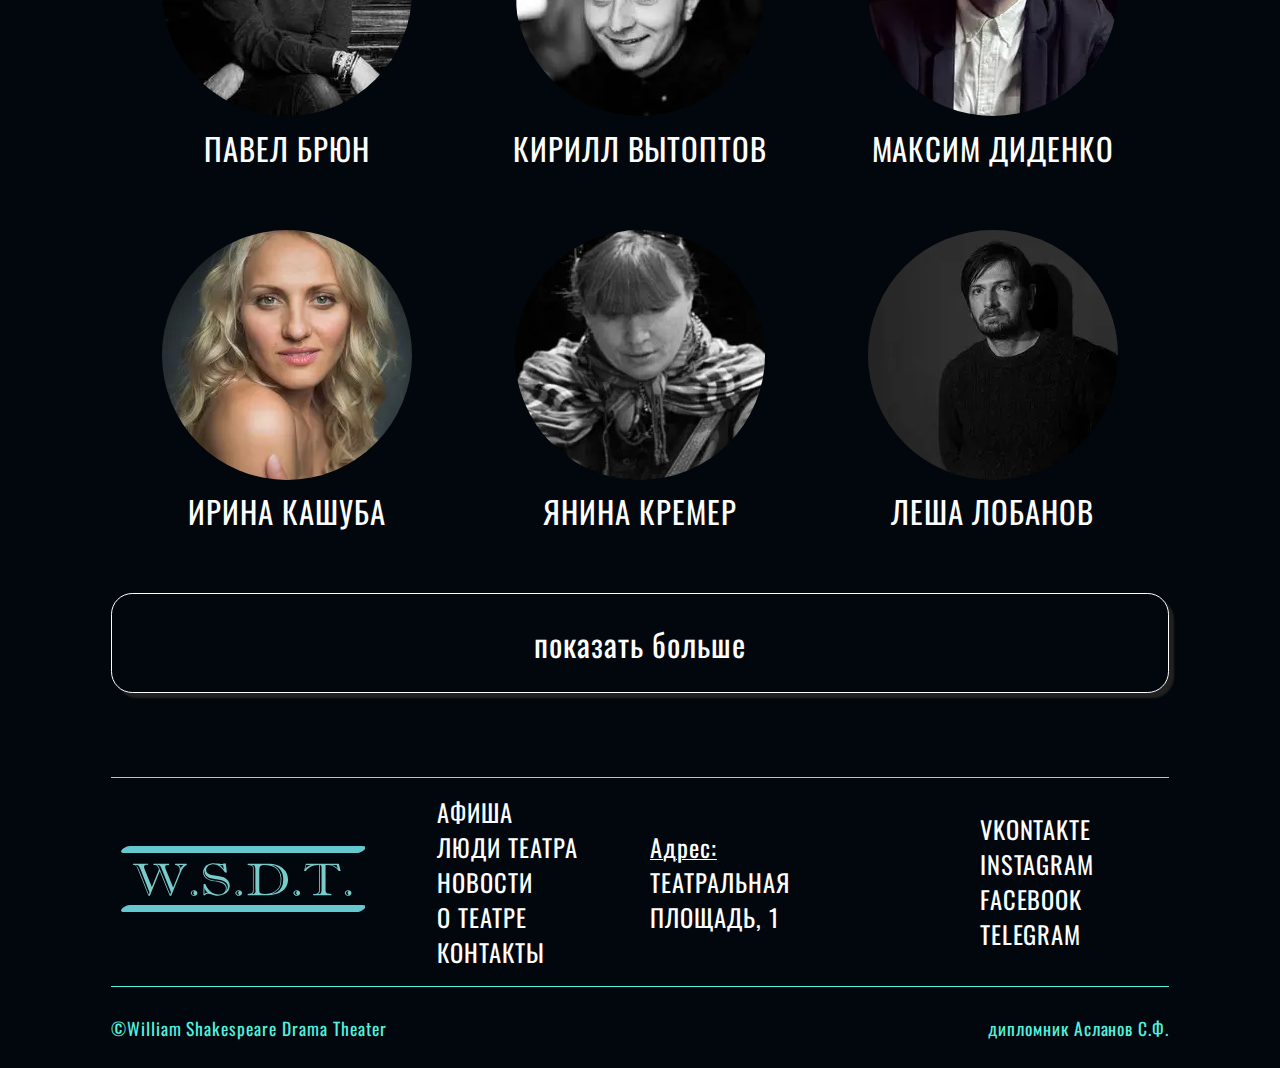
<file: WSDT - site/people.html>
<!DOCTYPE html>
<html lang="ru">
<head>
    <meta charset="UTF-8">
    <meta http-equiv="X-UA-Compatible" content="IE=edge">
    <meta name="viewport" content="width=device-width, initial-scale=1.0, user-scalable=0">
    <meta name="format-detection" content="telephone=no">
    <meta name="description" content="Билеты на официальном сайте William Shakespeare Drama Theatre. Онлайн покупка билетов на спектакль. Афиша">
    <meta name="keywords" content="Купить билеты, купить билеты на официальном сайте Willaim Shakespeare Drama Theatre, William Shakespeare Drama Theatre, ws drama theatre">
    <title>Drama Theatre - Main</title>
    <link rel="stylesheet" href="./css/people.css">
    <link rel="icon" href="img/icons/favicon.svg">
    <script src="./js/modules/burger.js" defer></script>
</head>
<body>
    <div class="wrapper">
        <header class="header">
            <div class="header__inside container">
                <div class="header__logo">
                    <a href="./index.html">
                        <svg xmlns="http://www.w3.org/2000/svg" viewBox="0 0 55.34 14.96"><defs><style>.cls-1{fill:#52F2DF;}.cls-2{fill:#52F2DF;}</style></defs><path class="cls-1" d="M24,30.39H26.6v.28a1.77,1.77,0,0,0-.76.56,4.51,4.51,0,0,0-.62,1.12l-2.14,5.29h-.33l-2.26-5.55-2.24,5.55h-.31l-2.23-5.55c-.2-.49-.34-.82-.42-1a.86.86,0,0,0-.31-.34,1.11,1.11,0,0,0-.57-.11v-.28h3.45v.28h-.14c-.53,0-.79.13-.79.41a2.26,2.26,0,0,0,.19.71l1.57,3.91,1.62-4a2.73,2.73,0,0,0-.28-.61.82.82,0,0,0-.54-.4l-.43,0v-.28h3.55v.28a2.27,2.27,0,0,0-.66.08.29.29,0,0,0-.24.3A3,3,0,0,0,22,32l1.52,3.74,1.25-3.09a4.36,4.36,0,0,0,.2-.53A1.71,1.71,0,0,0,25,31.6a.8.8,0,0,0-.27-.67,1.31,1.31,0,0,0-.8-.26ZM15.74,31.7,18,37.35l.07-.13a1.07,1.07,0,0,0,.07-.15.44.44,0,0,0,0-.15.91.91,0,0,0-.1-.4L16.15,31.7a7.07,7.07,0,0,0-.32-.71.66.66,0,0,0-.28-.27.94.94,0,0,0-.47,0,.88.88,0,0,1,.34.35A5,5,0,0,1,15.74,31.7Zm4.76-.08,2.33,5.7a1.11,1.11,0,0,0,.17-.48,1.23,1.23,0,0,0-.12-.4l-2-5c-.11-.25-.19-.41-.24-.51a.58.58,0,0,0-.25-.21,1.24,1.24,0,0,0-.49-.08A2.11,2.11,0,0,1,20.5,31.62Zm5.34-.95H24.68a.89.89,0,0,1,.39.34,1,1,0,0,1,.13.46,2.93,2.93,0,0,1,.27-.46A1.5,1.5,0,0,1,25.84,30.67Z" transform="translate(-11.72 -26.37)"/><path class="cls-1" d="M28.23,36.36a.77.77,0,0,1,.52.18A.6.6,0,0,1,29,37a.55.55,0,0,1-.1.32.75.75,0,0,1-.27.23.74.74,0,0,1-.36.09.76.76,0,0,1-.51-.19.6.6,0,0,1,0-.91A.74.74,0,0,1,28.23,36.36Zm.12,1.06a1.59,1.59,0,0,1-.19-.2A.43.43,0,0,1,28.1,37a.45.45,0,0,1,.06-.26.66.66,0,0,1,.19-.18h-.14a.51.51,0,0,0-.35.13.43.43,0,0,0-.15.33.4.4,0,0,0,.15.31.48.48,0,0,0,.34.13Z" transform="translate(-11.72 -26.37)"/><path class="cls-1" d="M30.41,34.94h.38a5.2,5.2,0,0,0,.78,1.34,2.94,2.94,0,0,0,1,.8,2.45,2.45,0,0,0,1.12.26A2.05,2.05,0,0,0,34.94,37a1.23,1.23,0,0,0,.52-1,1.15,1.15,0,0,0-.35-.89,1.88,1.88,0,0,0-.82-.45A10,10,0,0,0,33,34.36a7.35,7.35,0,0,1-1.11-.21,2.92,2.92,0,0,1-.87-.41,1.73,1.73,0,0,1-.54-.64,1.65,1.65,0,0,1-.19-.79,1.92,1.92,0,0,1,.17-.78,2,2,0,0,1,1.19-1.11,2.69,2.69,0,0,1,1-.17,6.17,6.17,0,0,1,.93.1,5.69,5.69,0,0,0,.81.09,1.45,1.45,0,0,0,.59-.12h.45l.25,2.07h-.41A5.09,5.09,0,0,0,34.05,31a2.33,2.33,0,0,0-1.48-.49,1.93,1.93,0,0,0-.79.17,1.49,1.49,0,0,0-.58.47,1,1,0,0,0-.22.65.86.86,0,0,0,.4.77,3,3,0,0,0,1.18.4c.52.1,1,.17,1.4.24a4.24,4.24,0,0,1,1,.24,2.47,2.47,0,0,1,1,.78,1.91,1.91,0,0,1,.37,1.13A2.08,2.08,0,0,1,36,36.47a2.46,2.46,0,0,1-1,.84,2.94,2.94,0,0,1-1.37.32,2.55,2.55,0,0,1-.64-.06l-.75-.22a3.31,3.31,0,0,0-.81-.16.92.92,0,0,0-.74.31h-.33Zm.19-3.22a2.44,2.44,0,0,0-.1.62,1.49,1.49,0,0,0,.11.54,1.87,1.87,0,0,0,.77.9,2.38,2.38,0,0,0,.76.28c.28.06.68.12,1.22.2a6.19,6.19,0,0,1,1.1.22,1.74,1.74,0,0,1,.88.54,1.24,1.24,0,0,1,.31.85,1.49,1.49,0,0,1-.24.76,1.3,1.3,0,0,0,.48-1,1.23,1.23,0,0,0-.35-.93,2.2,2.2,0,0,0-.88-.51,9.78,9.78,0,0,0-1.44-.3l-.93-.14A2.44,2.44,0,0,1,31,33.1,1.48,1.48,0,0,1,30.6,32v-.18A.65.65,0,0,1,30.6,31.72Zm0,4.16v1.34a.86.86,0,0,1,.31-.24,1.11,1.11,0,0,1,.45,0l-.28-.29a1.54,1.54,0,0,1-.21-.28A2.56,2.56,0,0,1,30.6,35.88ZM35,31.68l-.2-1a1.58,1.58,0,0,1-.38.05,2.58,2.58,0,0,1-.46-.05,1.77,1.77,0,0,1,.41.29,4.74,4.74,0,0,1,.37.39A2.79,2.79,0,0,0,35,31.68Z" transform="translate(-11.72 -26.37)"/><path class="cls-1" d="M38.36,36.36a.77.77,0,0,1,.52.18.61.61,0,0,1,.22.46.56.56,0,0,1-.11.32.75.75,0,0,1-.27.23.74.74,0,0,1-.36.09.76.76,0,0,1-.51-.19.6.6,0,0,1,0-.91A.74.74,0,0,1,38.36,36.36Zm.12,1.06a1.59,1.59,0,0,1-.19-.2.43.43,0,0,1-.06-.24.45.45,0,0,1,.06-.26.66.66,0,0,1,.19-.18h-.14a.51.51,0,0,0-.35.13.43.43,0,0,0-.15.33.4.4,0,0,0,.15.31.48.48,0,0,0,.34.13Z" transform="translate(-11.72 -26.37)"/><path class="cls-1" d="M45,37.5H40.38v-.28a3.17,3.17,0,0,0,.74-.08.56.56,0,0,0,.35-.23,1.07,1.07,0,0,0,.1-.5V31.34a.52.52,0,0,0-.28-.51,2.81,2.81,0,0,0-.91-.16v-.28h4.84a5.38,5.38,0,0,1,1.74.27,4,4,0,0,1,1.36.75,3.28,3.28,0,0,1,.88,1.15A3.32,3.32,0,0,1,49.51,34a3,3,0,0,1-.32,1.4,3.21,3.21,0,0,1-.91,1.11,4.45,4.45,0,0,1-1.44.74A6.14,6.14,0,0,1,45,37.5Zm-2.88-1.06V31.78a1.87,1.87,0,0,0-.13-.84c-.09-.17-.31-.25-.67-.25a.58.58,0,0,1,.33.27,1.11,1.11,0,0,1,.08.5v4.85a2.13,2.13,0,0,1,0,.49.68.68,0,0,1-.12.27.66.66,0,0,1-.25.15.67.67,0,0,0,.8-.78ZM43,32.12v4.07a2,2,0,0,0,.08.64.47.47,0,0,0,.33.29,2.53,2.53,0,0,0,.85.1,5,5,0,0,0,1.15-.11,3.32,3.32,0,0,0,1-.4,3.2,3.2,0,0,0,.84-.71,2.35,2.35,0,0,0,.44-.88,3.76,3.76,0,0,0,.14-1.1,3,3,0,0,0-2.3-3.2,5.77,5.77,0,0,0-1.4-.15,1.48,1.48,0,0,0-.77.14.55.55,0,0,0-.27.39A6.15,6.15,0,0,0,43,32.12Zm2.74,5.1a3,3,0,0,0,1.35-.44,2.68,2.68,0,0,0,.95-1.07A3.74,3.74,0,0,0,48.42,34a4.65,4.65,0,0,0-.16-1.27,3.22,3.22,0,0,0-.49-1,2.48,2.48,0,0,0-.79-.69,2.78,2.78,0,0,0-.56-.24,5.56,5.56,0,0,0-.64-.13A3.18,3.18,0,0,1,48,34.07a3.75,3.75,0,0,1-.24,1.39,2.72,2.72,0,0,1-.74,1A3.8,3.8,0,0,1,45.78,37.22Z" transform="translate(-11.72 -26.37)"/><path class="cls-1" d="M51.49,36.36a.77.77,0,0,1,.52.18.58.58,0,0,1,.22.46.56.56,0,0,1-.11.32.62.62,0,0,1-.27.23.74.74,0,0,1-.36.09.76.76,0,0,1-.51-.19.6.6,0,0,1,0-.91A.76.76,0,0,1,51.49,36.36Zm.12,1.06a1.59,1.59,0,0,1-.19-.2.43.43,0,0,1-.06-.24.45.45,0,0,1,.06-.26.66.66,0,0,1,.19-.18h-.14a.53.53,0,0,0-.35.13A.43.43,0,0,0,51,37a.4.4,0,0,0,.15.31.48.48,0,0,0,.34.13Z" transform="translate(-11.72 -26.37)"/><path class="cls-1" d="M53.55,30.39H61l.42,1.66H61a3.29,3.29,0,0,0-1-.95,2.37,2.37,0,0,0-.92-.36A8.43,8.43,0,0,0,58,30.67V36.4a.86.86,0,0,0,.12.5.62.62,0,0,0,.4.24,3.77,3.77,0,0,0,.79.08v.28H55.19v-.28a3.7,3.7,0,0,0,.78-.07.57.57,0,0,0,.41-.24.89.89,0,0,0,.14-.57V30.67a5,5,0,0,0-1.1.11,2.71,2.71,0,0,0-.79.28,2.39,2.39,0,0,0-.52.37c-.14.13-.34.34-.61.62h-.36Zm1.09.28h-1l-.23.85A4.54,4.54,0,0,1,54,31,3.23,3.23,0,0,1,54.64,30.67Zm2.45,5.55V31.27a1,1,0,0,0-.08-.44.33.33,0,0,0-.3-.16V36.4a1.22,1.22,0,0,1-.08.5.78.78,0,0,1-.33.32h.13c.28,0,.46-.07.54-.23A1.78,1.78,0,0,0,57.09,36.22Zm3.67-4.75-.27-.8h-1.1a2.6,2.6,0,0,1,.75.31A4.89,4.89,0,0,1,60.76,31.47Z" transform="translate(-11.72 -26.37)"/><path class="cls-1" d="M63.13,36.36a.76.76,0,0,1,.51.18.58.58,0,0,1,.22.46.56.56,0,0,1-.11.32.65.65,0,0,1-.26.23.8.8,0,0,1-.36.09.77.77,0,0,1-.52-.19.6.6,0,0,1,0-.91A.77.77,0,0,1,63.13,36.36Zm.11,1.06a1.59,1.59,0,0,1-.19-.2A.43.43,0,0,1,63,37a.45.45,0,0,1,.06-.26.66.66,0,0,1,.19-.18H63.1a.53.53,0,0,0-.35.13.43.43,0,0,0-.15.33.4.4,0,0,0,.15.31.48.48,0,0,0,.34.13Z" transform="translate(-11.72 -26.37)"/><path class="cls-2" d="M12.53,41.33H65.11c1.06,0,3.09-1.6,1.14-1.6H13.67c-1.06,0-3.08,1.6-1.14,1.6Z" transform="translate(-11.72 -26.37)"/><path class="cls-2" d="M66.25,26.37H13.67c-1.06,0-3.08,1.6-1.14,1.6H65.11c1.06,0,3.09-1.6,1.14-1.6Z" transform="translate(-11.72 -26.37)"/></svg>
                    </a>
                    <a href="./index.html">
                        <svg width="74" height="54" viewBox="0 0 74 54" fill="#52F2DF" xmlns="http://www.w3.org/2000/svg">
                            <path d="M35.3802 14.5107H44.7767V15.5214C43.6948 15.9344 42.7455 16.633 42.03 17.5428C41.0945 18.7771 40.34 20.1384 39.7893 21.5856L32.0553 40.6805H30.8627L22.695 20.6471L14.5996 40.6805H13.4792L5.41997 20.6471C4.69717 18.8783 4.1912 17.6872 3.90208 17.0374C3.64716 16.5343 3.25985 16.11 2.78173 15.8102C2.14249 15.4976 1.43151 15.3606 0.721741 15.4131V14.4024H13.1901V15.4131H12.6842C10.7687 15.4131 9.82908 15.8823 9.82908 16.893C9.91642 17.779 10.1484 18.6447 10.5157 19.4559L16.1898 33.5695L22.0445 19.131C21.7991 18.3583 21.4593 17.6187 21.0326 16.9291C20.8278 16.5645 20.548 16.2472 20.2117 15.9984C19.8753 15.7495 19.4899 15.5746 19.081 15.4853H17.5269V14.4746H30.3567V15.4853C29.5518 15.4641 28.7481 15.5614 27.9715 15.7741C27.7195 15.8178 27.4923 15.952 27.3325 16.1515C27.1727 16.3509 27.0915 16.6018 27.1041 16.857C27.2563 18.0626 27.6106 19.234 28.1522 20.3222L33.6455 33.8222L38.163 22.6685C38.4452 22.0471 38.6867 21.408 38.8858 20.7553C39.0177 20.1389 39.0543 19.5059 38.9942 18.8783C39.0329 18.427 38.9647 17.973 38.7952 17.5528C38.6257 17.1327 38.3596 16.7583 38.0185 16.4599C37.1842 15.8381 36.1681 15.5083 35.1272 15.5214L35.3802 14.5107ZM5.52839 19.2393L13.6961 39.6337L13.9491 39.1644C14.0473 38.9908 14.1318 38.8097 14.202 38.623C14.2331 38.4438 14.2331 38.2607 14.202 38.0815C14.1938 37.579 14.0701 37.085 13.8406 36.6377L7.01014 19.2393C6.67208 18.3645 6.286 17.5089 5.85365 16.6765C5.62203 16.2574 5.2694 15.9178 4.84173 15.7019C4.28467 15.5582 3.7002 15.5582 3.14314 15.7019C3.66377 15.9989 4.08974 16.4368 4.3719 16.9652C4.81061 17.6951 5.19707 18.455 5.52839 19.2393V19.2393ZM22.7311 18.9505L31.1518 39.5254C31.4883 39.0032 31.6986 38.4101 31.7662 37.7928C31.7051 37.2903 31.5584 36.802 31.3325 36.3489L24.1045 18.3008C23.7069 17.3984 23.4178 16.8209 23.2371 16.4599C23.0148 16.126 22.7012 15.8629 22.3336 15.7019C21.7688 15.4874 21.1665 15.3891 20.5627 15.4131C21.5993 16.3692 22.3499 17.5937 22.7311 18.9505ZM42.03 15.5214H37.8378C38.4189 15.782 38.9094 16.2092 39.2472 16.7487C39.5359 17.2561 39.6971 17.8258 39.717 18.4091C39.9911 17.8271 40.3177 17.2714 40.6928 16.7487C41.0663 16.2674 41.5184 15.8525 42.03 15.5214Z" fill="#52F2DF"/>
                            <path d="M39.6675 36.0602C40.3526 36.0381 41.0218 36.2695 41.5468 36.7099C41.8132 36.9005 42.0329 37.1489 42.1894 37.4365C42.3459 37.7241 42.4351 38.0433 42.4503 38.3703C42.4531 38.7835 42.3268 39.1873 42.0889 39.5254C41.8347 39.8761 41.5001 40.1608 41.1131 40.3556C40.7141 40.5725 40.2663 40.6843 39.812 40.6805C39.134 40.6869 38.4774 40.4427 37.9689 39.9946C37.7321 39.7913 37.542 39.5393 37.4117 39.2559C37.2814 38.9724 37.214 38.6642 37.214 38.3523C37.214 38.0404 37.2814 37.7321 37.4117 37.4487C37.542 37.1652 37.7321 36.9132 37.9689 36.7099C38.4417 36.3017 39.0427 36.0719 39.6675 36.0602ZM40.1012 39.8863C39.8518 39.666 39.622 39.4245 39.4145 39.1644C39.272 38.924 39.1971 38.6497 39.1977 38.3703C39.1733 38.0428 39.2489 37.7156 39.4145 37.4318C39.5977 37.1716 39.8311 36.9507 40.1012 36.7821H39.5952C39.1293 36.7732 38.6774 36.9408 38.3303 37.2513C38.1585 37.3985 38.0211 37.5813 37.9274 37.7871C37.8338 37.9928 37.7863 38.2165 37.7882 38.4425C37.7894 38.6576 37.8387 38.8697 37.9325 39.0633C38.0263 39.2569 38.1622 39.4271 38.3303 39.5615C38.6623 39.873 39.1037 40.0415 39.5591 40.0307L40.1012 39.8863Z" fill="#52F2DF"/>
                            <path d="M47.5461 30.9345H48.9194C49.6118 32.6785 50.562 34.3089 51.7384 35.7714C52.716 36.9875 53.9499 37.9735 55.3524 38.6591C56.608 39.2882 57.9954 39.6099 59.4001 39.5976C60.9992 39.687 62.5842 39.2564 63.9176 38.3703C64.4962 37.9618 64.9687 37.4211 65.2956 36.7932C65.6225 36.1653 65.7944 35.4684 65.7969 34.7607C65.8292 34.1659 65.7329 33.5712 65.5147 33.0169C65.2964 32.4626 64.9613 31.9616 64.532 31.5482C63.697 30.766 62.6776 30.2073 61.5685 29.9238C60.0402 29.4604 58.4827 29.0986 56.9064 28.8409C55.5517 28.6914 54.2106 28.438 52.8949 28.0829C51.7721 27.7666 50.7096 27.2665 49.7507 26.603C48.9205 26.0042 48.2504 25.2109 47.7991 24.2928C47.3358 23.4143 47.0997 22.434 47.1124 21.4412C47.1175 20.4701 47.3268 19.5108 47.7268 18.6257C48.1225 17.6941 48.7098 16.856 49.4507 16.1657C50.1916 15.4755 51.0695 14.9485 52.0275 14.619C53.1823 14.1874 54.4088 13.9792 55.6415 14.0054C56.7694 14.0406 57.893 14.1612 59.0026 14.3663C59.9693 14.5444 60.9476 14.6529 61.9299 14.6912C62.6632 14.6974 63.3896 14.5498 64.0622 14.258H65.6885L66.592 21.73H65.1103C63.9597 19.8026 62.4653 18.1021 60.7011 16.7126C59.1745 15.5271 57.2858 14.9025 55.3524 14.9439C54.368 14.9449 53.395 15.154 52.4973 15.5575C51.6658 15.9362 50.9444 16.52 50.4012 17.254C49.8674 17.918 49.5857 18.749 49.6061 19.6003C49.5787 20.15 49.6982 20.697 49.9522 21.1854C50.2062 21.6738 50.5857 22.086 51.0517 22.3797C52.3564 23.1538 53.8092 23.6457 55.3163 23.8236C57.1955 24.1845 58.9303 24.4372 60.3759 24.6899C61.6113 24.8311 62.8249 25.122 63.9899 25.5562C65.4194 26.1645 66.6651 27.135 67.6039 28.3717C68.4728 29.5546 68.9413 30.9835 68.9411 32.4506C68.9313 33.872 68.5178 35.2614 67.7485 36.4572C66.8393 37.7747 65.5907 38.8223 64.1345 39.4893C62.602 40.2689 60.9029 40.6653 59.1833 40.6444C58.4062 40.67 57.629 40.5972 56.8703 40.4278L54.1598 39.6337C53.2119 39.3199 52.2285 39.1259 51.2324 39.0562C50.731 39.0289 50.2298 39.1154 49.7667 39.3092C49.3035 39.503 48.8903 39.799 48.558 40.1752H47.3654L47.5461 30.9345ZM48.2328 19.3115C48.0163 20.0388 47.8948 20.7911 47.8714 21.5495C47.8814 22.2183 48.0162 22.8793 48.2689 23.4987C48.8196 24.8541 49.7962 25.9942 51.0517 26.7473C51.9027 27.2385 52.8317 27.5804 53.7984 27.7581C54.8103 27.9746 56.2559 28.1912 58.2075 28.48C59.5539 28.624 60.8845 28.8898 62.1829 29.2741C63.416 29.5875 64.525 30.2671 65.3632 31.2233C66.1103 32.0686 66.5104 33.1643 66.4836 34.2915C66.4492 35.2676 66.1494 36.216 65.6162 37.0348C66.154 36.5982 66.5885 36.0481 66.8884 35.424C67.1883 34.8 67.3463 34.1174 67.3509 33.4252C67.3855 32.8085 67.2908 32.1915 67.073 31.6134C66.8552 31.0354 66.5191 30.5091 66.086 30.0682C65.1845 29.2149 64.0952 28.5844 62.9057 28.2273C61.2006 27.7364 59.461 27.3744 57.7015 27.1444L54.3405 26.6391C52.585 26.3449 50.9597 25.5269 49.6784 24.2928C49.1798 23.7639 48.7944 23.139 48.5459 22.4563C48.2973 21.7736 48.1908 21.0474 48.2328 20.3222V19.6725C48.2235 19.5523 48.2235 19.4317 48.2328 19.3115ZM48.2328 34.3276V39.1645C48.5345 38.7934 48.9179 38.4969 49.3531 38.2982C49.8895 38.1872 50.443 38.1872 50.9794 38.2982L49.9675 37.2514C49.6769 36.9444 49.4223 36.6053 49.2086 36.2407C48.81 35.643 48.4825 35.001 48.2328 34.3276V34.3276ZM64.1345 19.1671L63.4117 15.5575C62.9629 15.6731 62.5017 15.7337 62.0383 15.738C61.4799 15.7277 60.9235 15.6673 60.3759 15.5575C60.9171 15.8343 61.416 16.1868 61.8576 16.6043C62.3297 17.0479 62.7761 17.5179 63.1948 18.0121C63.4791 18.4197 63.7932 18.8058 64.1345 19.1671Z" fill="#52F2DF"/>
                            <path d="M2.06796 54H71.4225C72.8207 54 75.4983 48 72.9262 48H3.57165C2.17348 48 -0.49096 54 2.06796 54Z" fill="#52F2DF"/>
                            <path d="M72.9409 0H4.53642C3.15741 0 0.529464 6 3.05333 6H71.4578C72.8369 6 75.4778 0 72.9409 0Z" fill="#52F2DF"/>
                            </svg>
                    </a>
                </div>
                <div class="header__burger">
                    <span></span>
                </div>
                <nav class="header__nav">
                    <ul class="header__list">
                        <li class="header__link"><a href="./affiche.html" class="header__reference">АФИША</a></li>
                        <li class="header__link"><a href="./people.html" class="header__reference">ЛЮДИ ТЕАТРА</a></li>
                        <li class="header__link"><a href="./about.html" class="header__reference">О ТЕАТРЕ</a></li>
                        <li class="header__link"><a href="./news.html" class="header__reference">НОВОСТИ</a></li>
                        <li class="header__link"><a href="./contacts.html" class="header__reference">КОНТАКТЫ</a></li>
                    </ul>
                </nav>
            </div>
        </header>
        <main class="content">
            <div class="content__inside container">
                <div class="people">
                    <div class="people__inside">
                        <h1 class="people__heading content__heading">Актеры</h1>
                        <div class="people__list people__list_acters">
                            <div class="people__person people__person_one">
                                <a href="#">
                                    <img src="./img/peopleOfTheatre/mironenko.webp" alt="" class="people__photo">
                                    <h3 class="people__name">ЕЛЕНА МИРОНЕНКО</h3>
                                </a>
                            </div>
                            <div class="people__person people__person_two">
                                <a href="#">
                                    <img src="./img/peopleOfTheatre/Bogdanovich.webp" alt="" class="people__photo">
                                    <h3 class="people__name">ГЛЕБ БОГДАНОВИЧ</h3>
                                </a>
                            </div>
                            <div class="people__person people__person_three">
                                <a href="#">
                                    <img src="./img/peopleOfTheatre/djylai.webp" alt="" class="people__photo">
                                    <h3 class="people__name">ЮЛИЯ ДЖУЛАЙ</h3>
                                </a>
                            </div>
                            <div class="people__person people__person_four">
                                <a href="#">
                                    <img src="./img/peopleOfTheatre/antipenko.webp" alt="" class="people__photo">
                                    <h3 class="people__name">ГРИГОРИЙ АНТИПЕНКО</h3>
                                </a>
                            </div>
                            <div class="people__person people__person_five">
                                <a href="#">
                                    <img src="./img/peopleOfTheatre/antonenko.webp" alt="" class="people__photo">
                                    <h3 class="people__name">АННА АНТОНЕНКО-ЛУКОНИНА</h3>
                                </a>
                            </div>
                            <div class="people__person people__person_six">
                                <a href="#">
                                    <img src="./img/peopleOfTheatre/babicheva.webp" alt="" class="people__photo">
                                    <h3 class="people__name">ВЕРА БАБИЧЕВА</h3>
                                </a>
                            </div>
                            <div class="people__person people__person_one">
                                <a href="#">
                                    <img src="./img/peopleOfTheatre/worshavskya.webp" alt="" class="people__photo">
                                    <h3 class="people__name">ЮЛИАНА ВАРШАВСКАЯ</h3>
                                </a>
                            </div>
                            <div class="people__person people__person_seven">
                                <a href="#">
                                    <img src="./img/peopleOfTheatre/vedernikova.webp" alt="" class="people__photo">
                                    <h3 class="people__name">ОЛЬГА ВЕДЕРНИКОВА</h3>
                                </a>
                            </div>
                            <div class="people__person people__person_eigth">
                                <a href="#">
                                    <img src="./img/peopleOfTheatre/veselkina.webp" alt="" class="people__photo">
                                    <h3 class="people__name">ЛИНА ВЕСЕЛКИНА</h3>
                                </a>
                            </div>
                            <div class="people__person people__person_nine">
                                <a href="#">
                                    <img src="./img/peopleOfTheatre/julia_voznesenskya.webp" alt="" class="people__photo">
                                    <h3 class="people__name">ЮЛИЯ ВОЗНЕСЕНСКАЯ</h3>
                                </a>
                            </div>
                            <div class="people__person people__person_ten">
                                <a href="#">
                                    <img src="./img/peopleOfTheatre/Gromova.webp" alt="" class="people__photo">
                                    <h3 class="people__name">ЕВГЕНИЯ ГРОМОВА</h3>
                                </a>
                            </div>
                            <div class="people__person people__person_eleven">
                                <a href="#">
                                    <img src="./img/peopleOfTheatre/Epishev.webp" alt="" class="people__photo">
                                    <h3 class="people__name">СЕРГЕЙ ЕПИШЕВ</h3>
                                </a>
                            </div>
                            <div class="people__person people__person_twelv">
                                <a href="#">
                                    <img src="./img/peopleOfTheatre/Lakirev.webp" alt="" class="people__photo">
                                    <h3 class="people__name">ВИКТОР ЛАКИРЕВ</h3>
                                </a>
                            </div>
                            <div class="people__person people__person_thirtheen">
                                <a href="#">
                                    <img src="./img/peopleOfTheatre/Lyisenko.webp" alt="" class="people__photo">
                                    <h3 class="people__name">НИКИТА ЛЫСЕНКО</h3>
                                </a>
                            </div>
                            <div class="people__person people__person_fourteen">
                                <a href="#">
                                    <img src="./img/peopleOfTheatre/Meshi.webp" alt="" class="people__photo">
                                    <h3 class="people__name">ГЕЛА МЕСХИ</h3>
                                </a>
                            </div>
                            <div class="people__more more">показать больше</div>
                        </div>
                        <h1 class="people__heading content__heading">Художественно-постановочная часть</h1>
                        <div class="people__list people__list_art-staging-part">
                            <div class="people__person people__person_one">
                                <a href="#">
                                    <img src="./img/peopleOfTheatre/abalahina.webp" alt="" class="people__photo">
                                    <h3 class="people__name">АННА АБАЛАХИНА</h3>
                                </a>
                            </div>
                            <div class="people__person people__person_two">
                                <a href="#">
                                    <img src="./img/peopleOfTheatre/abdrashitova.webp" alt="" class="people__photo">
                                    <h3 class="people__name">НАНА АБДРАШИТОВА</h3>
                                </a>
                            </div>
                            <div class="people__person people__person_three">
                                <a href="#">
                                    <img src="./img/peopleOfTheatre/bogatisheva.webp" alt="" class="people__photo">
                                    <h3 class="people__name">ОЛЬГА БОГАТИЩЕВА</h3>
                                </a>
                            </div>
                            <div class="people__person people__person_four">
                                <a href="#">
                                    <img src="./img/peopleOfTheatre/bogomolov.webp" alt="" class="people__photo">
                                    <h3 class="people__name">КОНСТАНТИН БОГОМОЛОВ</h3>
                                </a>
                            </div>
                            <div class="people__person people__person_five">
                                <a href="#">
                                    <img src="./img/peopleOfTheatre/Are.webp" alt="" class="people__photo">
                                    <h3 class="people__name">ЕВГЕНИЙ АРЬЕ</h3>
                                </a>
                            </div>
                            <div class="people__person people__person_six">
                                <a href="#">
                                    <img src="./img/peopleOfTheatre/borisov.webp" alt="" class="people__photo">
                                    <h3 class="people__name">АНДРЕЙ БОРИСОВ</h3>
                                </a>
                            </div>
                            <div class="people__person people__person_one">
                                <a href="#">
                                    <img src="./img/peopleOfTheatre/Bruyn.webp" alt="" class="people__photo">
                                    <h3 class="people__name">ПАВЕЛ БРЮН</h3>
                                </a>
                            </div>
                            <div class="people__person people__person_seven">
                                <a href="#">
                                    <img src="./img/peopleOfTheatre/vitoptov.webp" alt="" class="people__photo">
                                    <h3 class="people__name">КИРИЛЛ ВЫТОПТОВ</h3>
                                </a>
                            </div>
                            <div class="people__person people__person_eigth">
                                <a href="#">
                                    <img src="./img/peopleOfTheatre/Didenko.webp" alt="" class="people__photo">
                                    <h3 class="people__name">МАКСИМ ДИДЕНКО</h3>
                                </a>
                            </div>
                            <div class="people__person people__person_nine">
                                <a href="#">
                                    <img src="./img/peopleOfTheatre/Kashyba.webp" alt="" class="people__photo">
                                    <h3 class="people__name">ИРИНА КАШУБА</h3>
                                </a>
                            </div>
                            <div class="people__person people__person_ten">
                                <a href="#">
                                    <img src="./img/peopleOfTheatre/Kremer.webp" alt="" class="people__photo">
                                    <h3 class="people__name">ЯНИНА КРЕМЕР</h3>
                                </a>
                            </div>
                            <div class="people__person people__person_eleven">
                                <a href="#">
                                    <img src="./img/peopleOfTheatre/Lobanov.webp" alt="" class="people__photo">
                                    <h3 class="people__name">ЛЕША ЛОБАНОВ</h3>
                                </a>
                            </div>
                            <div class="people__more more">показать больше</div>
                        </div>
                    </div>
                </div>
            </div>
        </main>
        <footer class="footer">
            <div class="footer__inside container">
                <div class="footer__logo">
                    <a href="./index.html">
                    <svg id="Слой_1" data-name="Слой 1" xmlns="http://www.w3.org/2000/svg" viewBox="0 0 55.34 14.96"><defs><style>.cls-1{fill:#79ccca;}.cls-2{fill:#65c8d0;}</style></defs><path class="cls-1" d="M24,30.39H26.6v.28a1.77,1.77,0,0,0-.76.56,4.51,4.51,0,0,0-.62,1.12l-2.14,5.29h-.33l-2.26-5.55-2.24,5.55h-.31l-2.23-5.55c-.2-.49-.34-.82-.42-1a.86.86,0,0,0-.31-.34,1.11,1.11,0,0,0-.57-.11v-.28h3.45v.28h-.14c-.53,0-.79.13-.79.41a2.26,2.26,0,0,0,.19.71l1.57,3.91,1.62-4a2.73,2.73,0,0,0-.28-.61.82.82,0,0,0-.54-.4l-.43,0v-.28h3.55v.28a2.27,2.27,0,0,0-.66.08.29.29,0,0,0-.24.3A3,3,0,0,0,22,32l1.52,3.74,1.25-3.09a4.36,4.36,0,0,0,.2-.53A1.71,1.71,0,0,0,25,31.6a.8.8,0,0,0-.27-.67,1.31,1.31,0,0,0-.8-.26ZM15.74,31.7,18,37.35l.07-.13a1.07,1.07,0,0,0,.07-.15.44.44,0,0,0,0-.15.91.91,0,0,0-.1-.4L16.15,31.7a7.07,7.07,0,0,0-.32-.71.66.66,0,0,0-.28-.27.94.94,0,0,0-.47,0,.88.88,0,0,1,.34.35A5,5,0,0,1,15.74,31.7Zm4.76-.08,2.33,5.7a1.11,1.11,0,0,0,.17-.48,1.23,1.23,0,0,0-.12-.4l-2-5c-.11-.25-.19-.41-.24-.51a.58.58,0,0,0-.25-.21,1.24,1.24,0,0,0-.49-.08A2.11,2.11,0,0,1,20.5,31.62Zm5.34-.95H24.68a.89.89,0,0,1,.39.34,1,1,0,0,1,.13.46,2.93,2.93,0,0,1,.27-.46A1.5,1.5,0,0,1,25.84,30.67Z" transform="translate(-11.72 -26.37)"/><path class="cls-1" d="M28.23,36.36a.77.77,0,0,1,.52.18A.6.6,0,0,1,29,37a.55.55,0,0,1-.1.32.75.75,0,0,1-.27.23.74.74,0,0,1-.36.09.76.76,0,0,1-.51-.19.6.6,0,0,1,0-.91A.74.74,0,0,1,28.23,36.36Zm.12,1.06a1.59,1.59,0,0,1-.19-.2A.43.43,0,0,1,28.1,37a.45.45,0,0,1,.06-.26.66.66,0,0,1,.19-.18h-.14a.51.51,0,0,0-.35.13.43.43,0,0,0-.15.33.4.4,0,0,0,.15.31.48.48,0,0,0,.34.13Z" transform="translate(-11.72 -26.37)"/><path class="cls-1" d="M30.41,34.94h.38a5.2,5.2,0,0,0,.78,1.34,2.94,2.94,0,0,0,1,.8,2.45,2.45,0,0,0,1.12.26A2.05,2.05,0,0,0,34.94,37a1.23,1.23,0,0,0,.52-1,1.15,1.15,0,0,0-.35-.89,1.88,1.88,0,0,0-.82-.45A10,10,0,0,0,33,34.36a7.35,7.35,0,0,1-1.11-.21,2.92,2.92,0,0,1-.87-.41,1.73,1.73,0,0,1-.54-.64,1.65,1.65,0,0,1-.19-.79,1.92,1.92,0,0,1,.17-.78,2,2,0,0,1,1.19-1.11,2.69,2.69,0,0,1,1-.17,6.17,6.17,0,0,1,.93.1,5.69,5.69,0,0,0,.81.09,1.45,1.45,0,0,0,.59-.12h.45l.25,2.07h-.41A5.09,5.09,0,0,0,34.05,31a2.33,2.33,0,0,0-1.48-.49,1.93,1.93,0,0,0-.79.17,1.49,1.49,0,0,0-.58.47,1,1,0,0,0-.22.65.86.86,0,0,0,.4.77,3,3,0,0,0,1.18.4c.52.1,1,.17,1.4.24a4.24,4.24,0,0,1,1,.24,2.47,2.47,0,0,1,1,.78,1.91,1.91,0,0,1,.37,1.13A2.08,2.08,0,0,1,36,36.47a2.46,2.46,0,0,1-1,.84,2.94,2.94,0,0,1-1.37.32,2.55,2.55,0,0,1-.64-.06l-.75-.22a3.31,3.31,0,0,0-.81-.16.92.92,0,0,0-.74.31h-.33Zm.19-3.22a2.44,2.44,0,0,0-.1.62,1.49,1.49,0,0,0,.11.54,1.87,1.87,0,0,0,.77.9,2.38,2.38,0,0,0,.76.28c.28.06.68.12,1.22.2a6.19,6.19,0,0,1,1.1.22,1.74,1.74,0,0,1,.88.54,1.24,1.24,0,0,1,.31.85,1.49,1.49,0,0,1-.24.76,1.3,1.3,0,0,0,.48-1,1.23,1.23,0,0,0-.35-.93,2.2,2.2,0,0,0-.88-.51,9.78,9.78,0,0,0-1.44-.3l-.93-.14A2.44,2.44,0,0,1,31,33.1,1.48,1.48,0,0,1,30.6,32v-.18A.65.65,0,0,1,30.6,31.72Zm0,4.16v1.34a.86.86,0,0,1,.31-.24,1.11,1.11,0,0,1,.45,0l-.28-.29a1.54,1.54,0,0,1-.21-.28A2.56,2.56,0,0,1,30.6,35.88ZM35,31.68l-.2-1a1.58,1.58,0,0,1-.38.05,2.58,2.58,0,0,1-.46-.05,1.77,1.77,0,0,1,.41.29,4.74,4.74,0,0,1,.37.39A2.79,2.79,0,0,0,35,31.68Z" transform="translate(-11.72 -26.37)"/><path class="cls-1" d="M38.36,36.36a.77.77,0,0,1,.52.18.61.61,0,0,1,.22.46.56.56,0,0,1-.11.32.75.75,0,0,1-.27.23.74.74,0,0,1-.36.09.76.76,0,0,1-.51-.19.6.6,0,0,1,0-.91A.74.74,0,0,1,38.36,36.36Zm.12,1.06a1.59,1.59,0,0,1-.19-.2.43.43,0,0,1-.06-.24.45.45,0,0,1,.06-.26.66.66,0,0,1,.19-.18h-.14a.51.51,0,0,0-.35.13.43.43,0,0,0-.15.33.4.4,0,0,0,.15.31.48.48,0,0,0,.34.13Z" transform="translate(-11.72 -26.37)"/><path class="cls-1" d="M45,37.5H40.38v-.28a3.17,3.17,0,0,0,.74-.08.56.56,0,0,0,.35-.23,1.07,1.07,0,0,0,.1-.5V31.34a.52.52,0,0,0-.28-.51,2.81,2.81,0,0,0-.91-.16v-.28h4.84a5.38,5.38,0,0,1,1.74.27,4,4,0,0,1,1.36.75,3.28,3.28,0,0,1,.88,1.15A3.32,3.32,0,0,1,49.51,34a3,3,0,0,1-.32,1.4,3.21,3.21,0,0,1-.91,1.11,4.45,4.45,0,0,1-1.44.74A6.14,6.14,0,0,1,45,37.5Zm-2.88-1.06V31.78a1.87,1.87,0,0,0-.13-.84c-.09-.17-.31-.25-.67-.25a.58.58,0,0,1,.33.27,1.11,1.11,0,0,1,.08.5v4.85a2.13,2.13,0,0,1,0,.49.68.68,0,0,1-.12.27.66.66,0,0,1-.25.15.67.67,0,0,0,.8-.78ZM43,32.12v4.07a2,2,0,0,0,.08.64.47.47,0,0,0,.33.29,2.53,2.53,0,0,0,.85.1,5,5,0,0,0,1.15-.11,3.32,3.32,0,0,0,1-.4,3.2,3.2,0,0,0,.84-.71,2.35,2.35,0,0,0,.44-.88,3.76,3.76,0,0,0,.14-1.1,3,3,0,0,0-2.3-3.2,5.77,5.77,0,0,0-1.4-.15,1.48,1.48,0,0,0-.77.14.55.55,0,0,0-.27.39A6.15,6.15,0,0,0,43,32.12Zm2.74,5.1a3,3,0,0,0,1.35-.44,2.68,2.68,0,0,0,.95-1.07A3.74,3.74,0,0,0,48.42,34a4.65,4.65,0,0,0-.16-1.27,3.22,3.22,0,0,0-.49-1,2.48,2.48,0,0,0-.79-.69,2.78,2.78,0,0,0-.56-.24,5.56,5.56,0,0,0-.64-.13A3.18,3.18,0,0,1,48,34.07a3.75,3.75,0,0,1-.24,1.39,2.72,2.72,0,0,1-.74,1A3.8,3.8,0,0,1,45.78,37.22Z" transform="translate(-11.72 -26.37)"/><path class="cls-1" d="M51.49,36.36a.77.77,0,0,1,.52.18.58.58,0,0,1,.22.46.56.56,0,0,1-.11.32.62.62,0,0,1-.27.23.74.74,0,0,1-.36.09.76.76,0,0,1-.51-.19.6.6,0,0,1,0-.91A.76.76,0,0,1,51.49,36.36Zm.12,1.06a1.59,1.59,0,0,1-.19-.2.43.43,0,0,1-.06-.24.45.45,0,0,1,.06-.26.66.66,0,0,1,.19-.18h-.14a.53.53,0,0,0-.35.13A.43.43,0,0,0,51,37a.4.4,0,0,0,.15.31.48.48,0,0,0,.34.13Z" transform="translate(-11.72 -26.37)"/><path class="cls-1" d="M53.55,30.39H61l.42,1.66H61a3.29,3.29,0,0,0-1-.95,2.37,2.37,0,0,0-.92-.36A8.43,8.43,0,0,0,58,30.67V36.4a.86.86,0,0,0,.12.5.62.62,0,0,0,.4.24,3.77,3.77,0,0,0,.79.08v.28H55.19v-.28a3.7,3.7,0,0,0,.78-.07.57.57,0,0,0,.41-.24.89.89,0,0,0,.14-.57V30.67a5,5,0,0,0-1.1.11,2.71,2.71,0,0,0-.79.28,2.39,2.39,0,0,0-.52.37c-.14.13-.34.34-.61.62h-.36Zm1.09.28h-1l-.23.85A4.54,4.54,0,0,1,54,31,3.23,3.23,0,0,1,54.64,30.67Zm2.45,5.55V31.27a1,1,0,0,0-.08-.44.33.33,0,0,0-.3-.16V36.4a1.22,1.22,0,0,1-.08.5.78.78,0,0,1-.33.32h.13c.28,0,.46-.07.54-.23A1.78,1.78,0,0,0,57.09,36.22Zm3.67-4.75-.27-.8h-1.1a2.6,2.6,0,0,1,.75.31A4.89,4.89,0,0,1,60.76,31.47Z" transform="translate(-11.72 -26.37)"/><path class="cls-1" d="M63.13,36.36a.76.76,0,0,1,.51.18.58.58,0,0,1,.22.46.56.56,0,0,1-.11.32.65.65,0,0,1-.26.23.8.8,0,0,1-.36.09.77.77,0,0,1-.52-.19.6.6,0,0,1,0-.91A.77.77,0,0,1,63.13,36.36Zm.11,1.06a1.59,1.59,0,0,1-.19-.2A.43.43,0,0,1,63,37a.45.45,0,0,1,.06-.26.66.66,0,0,1,.19-.18H63.1a.53.53,0,0,0-.35.13.43.43,0,0,0-.15.33.4.4,0,0,0,.15.31.48.48,0,0,0,.34.13Z" transform="translate(-11.72 -26.37)"/><path class="cls-2" d="M12.53,41.33H65.11c1.06,0,3.09-1.6,1.14-1.6H13.67c-1.06,0-3.08,1.6-1.14,1.6Z" transform="translate(-11.72 -26.37)"/><path class="cls-2" d="M66.25,26.37H13.67c-1.06,0-3.08,1.6-1.14,1.6H65.11c1.06,0,3.09-1.6,1.14-1.6Z" transform="translate(-11.72 -26.37)"/></svg>
                    </a>
                </div>
                <nav class="footer__nav">
                    <ul class="footer__list">
                        <li class="footer__list-item"><a href="./affiche.html" class="footer__link">АФИША</a></li>
                        <li class="footer__list-item"><a href="./people.html" class="footer__link">ЛЮДИ ТЕАТРА</a></li>
                        <li class="footer__list-item"><a href="./news.html" class="footer__link">НОВОСТИ</a></li>
                        <li class="footer__list-item"><a href="./about.html" class="footer__link">О ТЕАТРЕ</a></li>
                        <li class="footer__list-item"><a href="./contacts.html" class="footer__link">КОНТАКТЫ</a></li>
                    </ul>
                </nav>
                <p class="footer__adress"><span>Адрес:</span>ТЕАТРАЛЬНАЯ ПЛОЩАДЬ, 1</p>
                <div class="footer__socials">
                    <ul class="footer__list">
                        <li class="footer__list-item"><a target="_blank" href="https://vk.com" class="footer__link">VKONTAKTE</a></li>
                        <li class="footer__list-item"><a target="_blank" href="https://www.instagram.com/" class="footer__link">INSTAGRAM</a></li>
                        <li class="footer__list-item"><a target="_blank" href="https://ru-ru.facebook.com" class="footer__link">FACEBOOK</a></li>
                        <li class="footer__list-item"><a target="_blank" href="https://web.telegram.org/" class="footer__link">TELEGRAM</a></li>
                    </ul>
                </div>
            </div>
        </footer>
        <div class="signature">
            <div class="signature__inside container">
                <p class="signature__site">©William Shakespeare Drama Theater</p>
                <p class="signature__developer">дипломник Асланов С.Ф.</p>
            </div>
        </div>
    </div>
</body>
</html>
</file>
<file: WSDT - site/css/index.css>
@import url("./reset.css");
@import url('./fonts.css');
@import url('./modules/header.css');
@import url('./modules/slider.css');
@import url('./modules/cashbox.css');
@import url('./modules/footer.css');

body {
    font-family: 'Oswald', sans-serif;
    font-size: 16px;
    background-color: #02070D;
    color: #FFFF;
    letter-spacing: 0.070rem;
}

@media(max-width: 710px) {
    body.lock {
        overflow: hidden;
    }
}

.wrapper {
    display: flex;
    align-items: center;
    justify-content: space-between;
    flex-direction: column;
}

.container {
    max-width: calc(1191/1440*100%);
    width: 100%;
    height: 100%;
}

.content {
    margin-top: 1.1rem;
    flex: 1 0 auto;
    width: 100%;
    display: flex;
    justify-content: center;
    align-items: center;
}

.content__inside {
width: 100%;
display: flex;
flex-direction: column;
gap: 100px;
}

.upcoming {
width: 100%;
}

.upcoming__inside {
    
}

.upcoming__heading {

}

.content__heading {
    font-size: 2.5rem;
    line-height: 60px;
    border-bottom: 1px solid #52F2DF;
    font-weight: 800;
}

.performances {

}

.perfomances__inside {
    margin-top: 3.9rem;
    gap: 30px;
    display: flex;
    flex-direction: column;
}

.perfomances__line {
    background: #FFFFFF;
    height: 1.2px;
}

.perfomance {
    display: grid;
    grid-template-rows: auto;
    grid-template-columns: repeat(4, 1fr);
    row-gap: 60px;
}

@media(max-width: 714px) {
    .perfomance {
        grid-template-columns: repeat(2, 1fr); 
        
    } 
}

.perfomance_one {

}

.perfomance__column {
display: flex;
flex-direction: column;
align-items: flex-start;
justify-content: space-between;
padding: 0 10px;
}

@media(max-width: 714px) {
    .perfomance__column {
        gap: 1.5rem;
    } 
}

.perfomance__column_one {

}

@media(max-width: 714px) {
    .perfomance__column_one {
        display: none;
    } 
}

.perfomance__image {

}

.perfomance__column_two {
grid-column: 2 / 4;
}

@media(max-width: 714px) {
    .perfomance__column_two {
        grid-column: 1;
    }
}

.perfomance__heading {
font-size: 2.3rem;
font-weight: 400;
}

.perfomance__subrow {
display: flex;
justify-content: center;
gap: 0.8rem;
align-items: center;
font-size: 1.55rem;
}

.perfomance__desc {
    display: flex;
    align-items: center;
    justify-content: center;
    gap: 1rem;
    flex-direction: column;
}
.perfomance__icon {

}

.perfomance__text {
    
}

.perfomance__text > span {
    text-decoration: 1px underline solid;
}

.perfomance__column_three {

}

.perfomance__column_fourth {
align-items: center;
}

.perfomance__button {
background-color:#52F2DF;
width: calc(1349/1440*100%);
height: calc(377/1080*100%);
display: flex;
align-items: center;
justify-content: center;
border-radius: 20px;
}

@media(max-width: 714px) {
    .perfomance__button {
        margin: 10px;
    }
}

.perfomance__button:hover {
    transform: scale(1.05, 1.05);
    background: #FFF;
    outline: 2px solid #52F2DF;
}

.perfomance__button:hover > span {
    transform: scale(1.05, 1.05);
    color: #ff3572;
    background: none;
    cursor: pointer;
}

.perfomance__button > span {
    display: flex;
    height: 100%;
    width: 100%;
    justify-content: center;
    align-items: center;
    font-size: 1.8rem;
    font-weight: 700;
    color: #02070D;
    text-align: center;
}

.perfomance__date {
    font-size: 2.2rem;
    font-weight: 700;

}

.perfomance__time {
    font-size: 2.2rem;
    font-weight: 700;
    
}

.perfomance_two {

}

.perfomance_three {

}

.perfomance_fourth {

}

.people {

}

.people__inside {
display: flex;
flex-direction: column;
gap: 3.8rem;
justify-content: center;
}

.people__heading {

}

.people__list {
display: grid;
grid-template-columns: repeat(3, 1fr);
grid-template-rows: auto;
justify-items: center;
justify-content: center;
}

@media(max-width: 1154px) {
    .people__list {
        display: flex;
        flex-direction: column;
        row-gap: 2rem;
    }
}

.people__person > a{
    height: 100%;
    width: 100%;
    display: flex;
    align-items: center;
    flex-direction: column;
    gap: 1.15rem;
    
}

.people__person:hover > a > img {
outline: 8px solid #52F2DF;
}

.people__person:hover > a > h3{
    color: #ff3572;
    }

.people__person_one {

}

.people__photo {
border-radius: 500px;
max-width: 100%;
}

.people__name {
font-weight: 400;
font-size: 2.2rem;
color: #FFF;
text-align: center;
}

.people__person_two {

}

.people__person_three {

}

.news {

}

.news__inside {
display: flex;
flex-direction: column;
justify-content: center;
gap: 3.8rem;
}

.news__heading {

}
.news__posts {
display: grid;
grid-template-columns: repeat(3, 1fr);
grid-template-rows: auto;
row-gap: 4.5rem;
gap: 5rem;
}

@media(max-width: 900px) {
    .news__posts {
        display: flex;
        flex-direction: column;
        row-gap: 5rem;
    }
}


.news__post {
display: flex;
flex-direction: column;
align-items: flex-start;
row-gap: 0.6rem;
}


.news__post_first {

}

.news__post-heading {
font-size: 2.15rem;
text-decoration: 1px underline solid #FFF;
line-height: 3.7rem;
cursor: pointer;
font-weight: 400;
}

.news__post-heading:hover {
    text-decoration: none;
    color:rgba(255, 255, 255, 0.61);
}

.news__post-date {
font-size: 1.7rem;
color: #848484;
}

.news__post_second {

}

.news__post_thirth {

}

.news__post_fourth {

}

.news__post_fifth {

}

.news__post_sixth {
}

.partners {

}

.partners__inside {
display: flex;
flex-direction: column;
gap: 3.8rem;
}

.partners__heading {

}

.partners__list {
display: flex;
align-items: center;
justify-content: center;
flex-direction: column;
row-gap: 5rem;
}

.partners__partner {
    height: 100%;
    width: 100%;
}

.partners__partner > a {
display: flex;
align-items: center;
justify-content: center;
flex-direction: column;
color: #FFF;
}

.partners__partner_one > img {

}

.parnters__image {
max-width: 100%;
}

.parnters__image:hover {
opacity: 65%;
}

.partners__title {
font-size: 2.2rem;
font-weight: 400;
text-align: center;
width: 100%;
}

.partners__partner_two {

}
</file>
<file: WSDT - site/css/about.css>
@import url('./reset.css');
@import url('./fonts.css');
@import url('./modules/header.css');
@import url('./modules/sliderTwo.css');
@import url('./modules/footer.css');

body {
    font-family: 'Oswald', sans-serif;
    font-size: 16px;
    background-color: #02070D;
    color: #FFFF;
    letter-spacing: 0.070rem;
}

@media(max-width: 710px) {
    body.lock {
        overflow: hidden;
    }
}

.wrapper {
    display: flex;
    align-items: center;
    justify-content: space-between;
    flex-direction: column;
}

.container {
    max-width: calc(1191/1440*100%);
    width: 100%;
    height: 100%;
}

.content {
    margin-top: 1.1rem;
    flex: 1 0 auto;
    width: 100%;
    display: flex;
    justify-content: center;
    align-items: center;
}

.content__inside {
width: 100%;
display: flex;
flex-direction: column;
gap: 100px;
}

.content__heading {
    font-size: 2.5rem;
    line-height: 60px;
    border-bottom: 1px solid #52F2DF;
    font-weight: 800;
}

.about {

}

.about__inside {
display: flex;
align-items: center;
justify-content: center;
flex-direction: column;
row-gap: 4.1rem;
}

@media(max-width: 823px) {
    .about__inside {
        row-gap: 3s.1rem;  
    }
}

.about__intro {
font-size: 3.125rem;
width: 67%;
line-height: 4.6rem;
letter-spacing: 0.10rem;
}

@media(max-width: 823px) {
    .about__intro {
        font-size: 2.3rem;
        width: 100%;
        line-height: 2.5rem;
        align-items: center;
        } 
}

.about__text {
font-size: 2.53rem;
width: 60%;
align-self: end;
line-height: 3.25rem;
}

@media(max-width: 823px) {
    .about__text {
        font-size: 1.50rem;
        width: 100%;
        align-self: center;
        line-height: 2.25rem;
        } 
}
</file>
<file: WSDT - site/css/contacts.css>
@import url('./reset.css');
@import url('./fonts.css');
@import url('./modules/header.css');
@import url('./modules/footer.css');


body {
    font-family: 'Oswald', sans-serif;
    font-size: 16px;
    background-color: #02070D;
    color: #FFFF;
    letter-spacing: 0.070rem;
}

@media(max-width: 710px) {
    body.lock {
        overflow: hidden;
    }
}

@media(max-width: 409px) {
    html{
        font-size: 10px;
    }
}

.wrapper {
    dipxsplay: flex;
    align-items: center;
    justfont-size: 10px;ify-content: space-between;
    flex-direction: column;
}

.container {
    max-width: calc(1191/1440*100%);
    width: 100%;
    height: 100%;
}

.content {
    margin-top: 1.1rem;
    flex: 1 0 auto;
    width: 100%;
    display: flex;
    justify-content: center;
    align-items: center;
}

.content__inside {
width: 100%;
display: flex;
flex-direction: column;
gap: 3.9rem;
}

.content__heading {
    font-size: 2.5rem;
    line-height: 60px;
    border-bottom: 1px solid #52F2DF;
    font-weight: 800;
}

.contacts {
padding: 0 2px;
}

.contacts__inside {
display: flex;
align-items: center;
justify-content: space-between;
flex-direction: column;
row-gap: 100px;
width: 100%;
}

.contacts__heading {
width: 100%;
}

.contacts__scene {
width: 100%;
display: grid;
grid-template-columns: repeat(3, 1fr);
grid-template-rows: auto;
gap: 4rem;
}

@media (max-width: 1231px) {
    .contacts__scene {
    display: flex;
    align-items: center;
    justify-content: space-between;
    flex-direction: column;
    }
}

.contacts__title {
font-size: 3.9rem;
line-height: 3.9rem;
grid-column: 1/4;
align-self: center;
justify-self: center;
text-align: left;
display: flex;
flex-wrap: wrap;
}

@media (max-width: 1231px) {
    .contacts__title {
        font-size: 2.9rem;
        }
    }

.contacts__title_top {

}

.contacts__column {
display: flex;
justify-content: space-between;
align-items: center;
height: 100%;
flex-direction: row;
}

.contacts__column_map {
    grid-column: 2/4;
    justify-self: end;
}

.contacts__column_map iframe {
width: 620px;
height: 400px;
}

@media (max-width: 1231px) {
    .contacts__column_map iframe{
            width: 100%;
            height: 400px;
    }
    .contacts__column map {
        
    }
}

.contacts__column_wide {
    display: flex;
    align-items: center;
    justify-content: center;    
}

.contacts__row {
    width: 100%;
    display: flex;
    align-items: center;
    justify-content: space-between;
}

@media (max-width: 1231px) {
    .contacts__row {
        flex-direction: column;
        align-items: start;
        gap: 3rem;
    }
}

.contacts__column_left-part {
display: flex;
width: 25%;
flex-wrap: wrap;
}

@media (max-width: 1231px) {
    .contacts__column_left-part {
        width: 100%;
    }
}

.contacts__column_left-part-two {
    display: flex;
    width: 25%;
    align-self: start;
}

@media (max-width: 1231px) {
    .contacts__column_left-part-two {
        width: 100%;
        align-self: center;
    }
}


.contacts__column_right-part {
    display: flex;
    width: 50%;
    flex-direction: column;
    align-items: flex-start;
    row-gap: 180px;
    flex-wrap: wrap;
}

@media (max-width: 1231px) {
    .contacts__column_right-part {
        width: 100%;
        align-items: center;
    }
}

.contacts__adress {
    height: 100%;
display: flex;
flex-direction: column;
justify-content: space-between;
align-items: start;
font-size: 2.25rem;
}

@media (max-width: 1231px) {
    .contacts__adress {
        gap: 2rem;
        }
    }

.contacts__subrow {
display: flex;
align-items: center;
justify-content: start;
gap: 0.7rem;
}

.contacts__img {
align-self: start;
}

.contacts__subrow svg {
    align-self: start;
    width: 48px;
    height: 48px;
}

.contacts__adress-item {
    font-size: 2.25rem;
}

.contacts__link {
text-decoration: 1px underline #FFF;
color: #FFF;
font-size: 2.5rem;
align-self: flex-start;
margin-left: 55px;
}

.contacts__entry {
display: flex;
flex-direction: column;
align-items: center;
justify-content: space-between;
row-gap: 125px;
}

.contacts__text {
font-size: 2.25rem;
line-height: 3.5rem;
}


.contacts__text_narrow {
margin-left: 2.5rem;
}

@media (max-width: 1231px) {
    .contacts__text_narrow {
        margin: 0;
        }
    }

.contacts__information {
display: flex;
flex-direction: column;
align-items: start;
justify-content: space-between;
gap: 100rem;
height: 100%;
}

.contacts__email-item {
font-size: 3.75rem;
line-height: 5.5rem;
display: flex;
flex-wrap: wrap;
}

@media (max-width: 1231px) {
    .contacts__email-item {
        font-size: 2.3rem;
        }
    }

.contacts__line {
width: 100%;
}

.line {
    background: #FFFFFF;
    height: 1.2px;
}

.contacts__cashbox {
display: flex;
align-items: center;
justify-content: space-between;
flex-direction: column;
}

.contacts__cashbox {
    display: flex;
    align-items: center;
    justify-content: center;
}

.contacts__contact {

}

.contacts__number {
    display: flex;
    flex-wrap: wrap;
    font-size: 3.75rem;
    line-height: 5.5rem;
}

    @media (max-width: 1231px) {
    .contacts__number {
        font-size: 2.3rem;
        }
    }

.contacts__directorate {
width: 100%;
display: flex;
flex-direction: column;
align-items: center;
justify-content: space-between;
gap: 4rem;
}

.contacts__title_tall {
    margin-bottom: 6rem;
}

.contacts__row {

}

.contacts__function {
font-size: 3.1rem;
width: 30%;
height: 100%;
line-height: 4.75rem
}

@media (max-width: 1231px) {
    .contacts__function {
        width: 100%;
        text-align: left;
    }
}

.contacts__text_aligned {
display: flex;
align-items: flex-start;
flex-direction: column;
width: 38%;
height: 100%;
}



.contacts__text_aligned u {
display: flex;
}

.contacts__text_aligned-inside {
    width: 100%;
    display: flex;
    flex-wrap: wrap;
    }

@media (max-width: 1231px) {
    .contacts__text_aligned {
        width: 100%;
        align-items: left;
    }
}

.contacts__text_aligned span {
text-decoration: 1px underline solid #FFF;
}
</file>
<file: WSDT - site/css/news.css>
@import url("./reset.css");
@import url('./fonts.css');
@import url('./modules/header.css');
@import url('./modules/footer.css');

body {
    font-family: 'Oswald', sans-serif;
    font-size: 16px;
    background-color: #02070D;
    color: #FFFF;
    letter-spacing: 0.070rem;
}

@media(max-width: 710px) {
    body.lock {
        overflow: hidden;
    }
}

.wrapper {
    display: flex;
    align-items: center;
    justify-content: space-between;
    flex-direction: column;
}

.container {
    max-width: calc(1191/1440*100%);
    width: 100%;
    height: 100%;
}

.content {
    margin-top: 1.1rem;
    flex: 1 0 auto;
    width: 100%;
    display: flex;
    justify-content: center;
    align-items: center;
}

.content__inside {
width: 100%;
display: flex;
flex-direction: column;
gap: 100px;
}

.content__heading {
    font-size: 2.5rem;
    line-height: 60px;
    border-bottom: 1px solid #52F2DF;
    font-weight: 800;
}

.news {

}

.news__inside {
display: flex;
flex-direction: column;
justify-content: center;
gap: 3.8rem;
}

.news__heading {

}
.news__posts {
display: grid;
grid-template-columns: repeat(2, 1fr);
grid-template-rows: auto;
justify-items: center;
align-items: center;
row-gap: 4.5rem;
gap: 5rem;
}

@media(max-width: 900px) {
    .news__posts {
        display: flex;
        flex-direction: column;
        row-gap: 5rem;
    }
}


.news__post {
display: flex;
flex-direction: column;
align-items: flex-start;
row-gap: 0.6rem;
width: 70%;
}

.news__img {
    display: flex;
}

.news__img img {
    max-width: 100%;
}

.news__post_first {

}

.news__post-heading {
font-size: 2.15rem;
line-height: 3.7rem;
cursor: pointer;
font-weight: 400;
width: 100%;
}

.news__post-heading:hover {
    text-decoration: none;
    color:rgba(255, 255, 255, 0.61);
}

.news__post-date {
font-size: 1.7rem;
color: #848484;
}

.news__post_second {

}

.news__post_thirth {

}

.news__post_fourth {

}

.news__post_fifth {

}

.news__post_sixth {
}

.news__more {
    grid-column:  1/3;
}

.more {
    width: 100%;
    border: 1px solid #FFF;
    border-radius: 1.52rem;
    font-size: 2.25rem;
    height: 100px;
    display: flex;
    align-items: center;
    justify-content: center;
    cursor: pointer;
    box-shadow: 5px 5px 2px rgb(34, 33, 33);
}

.more:hover {
    background: #FFF;
    color: #02070D;
    box-shadow: 4px 4px 2px rgb(34, 33, 33);
}

.more:active {
    position: relative;
    top: 2px;
    left: 2px;
    background: #FFF;
    color: #02070D;
    box-shadow: 2px 2px 2px rgb(34, 33, 33);
    }
</file>
<file: WSDT - site/css/people.css>
@import url("./reset.css");
@import url('./fonts.css');
@import url('./modules/header.css');
@import url('./modules/footer.css');

body {
    font-family: 'Oswald', sans-serif;
    font-size: 16px;
    background-color: #02070D;
    color: #FFFF;
    letter-spacing: 0.070rem;
}

@media(max-width: 710px) {
    body.lock {
        overflow: hidden;
    }
}

.wrapper {
    display: flex;
    align-items: center;
    justify-content: space-between;
    flex-direction: column;
}

.container {
    max-width: calc(1191/1440*100%);
    width: 100%;
    height: 100%;
}

.content {
    margin-top: 1.1rem;
    flex: 1 0 auto;
    width: 100%;
    display: flex;
    justify-content: center;
    align-items: center;
}

.content__inside {
width: 100%;
display: flex;
flex-direction: column;
gap: 100px;
}

.content__heading {
    font-size: 2.5rem;
    line-height: 60px;
    border-bottom: 1px solid #52F2DF;
    font-weight: 800;
}

.people {

}

.people__inside {
display: flex;
flex-direction: column;
gap: 3.8rem;
justify-content: center;
}

.people__heading {

}

.people__list {
display: grid;
grid-template-columns: repeat(3, 1fr);
justify-items: center;
justify-content: center;
row-gap: 4.75rem;
}

@media(max-width: 1154px) {
    .people__list {
        display: flex;
        flex-direction: column;
        row-gap: 2rem;
    }
}

.people__person > a{
    height: 100%;
    width: 100%;
    display: flex;
    align-items: center;
    flex-direction: column;
    gap: 1.15rem;
}

.people__person:hover > a > img {
outline: 8px solid #52F2DF;
}

.people__person:hover > a > h3{
    color: #ff3572;
    }

.people__person_one {

}

.people__photo {
border-radius: 500px;
max-width: 100%;
}

.people__name {
font-weight: 400;
font-size: 2.2rem;
color: #FFF;
text-align: center;
}

.people__person_two {

}

.people__person_three {

}

.people__more {
    grid-column: 1/4
}

.more {
    width: 100%;
    border: 1px solid #FFF;
    border-radius: 1.52rem;
    font-size: 2.25rem;
    height: 100px;
    display: flex;
    align-items: center;
    justify-content: center;
    cursor: pointer;
    box-shadow: 5px 5px 2px rgb(34, 33, 33);
}

.more:hover {
    background: #FFF;
    color: #02070D;
    box-shadow: 4px 4px 2px rgb(34, 33, 33);
}

.more:active {
    position: relative;
    top: 2px;
    left: 2px;
    background: #FFF;
    color: #02070D;
    box-shadow: 2px 2px 2px rgb(34, 33, 33);
    }
</file>
